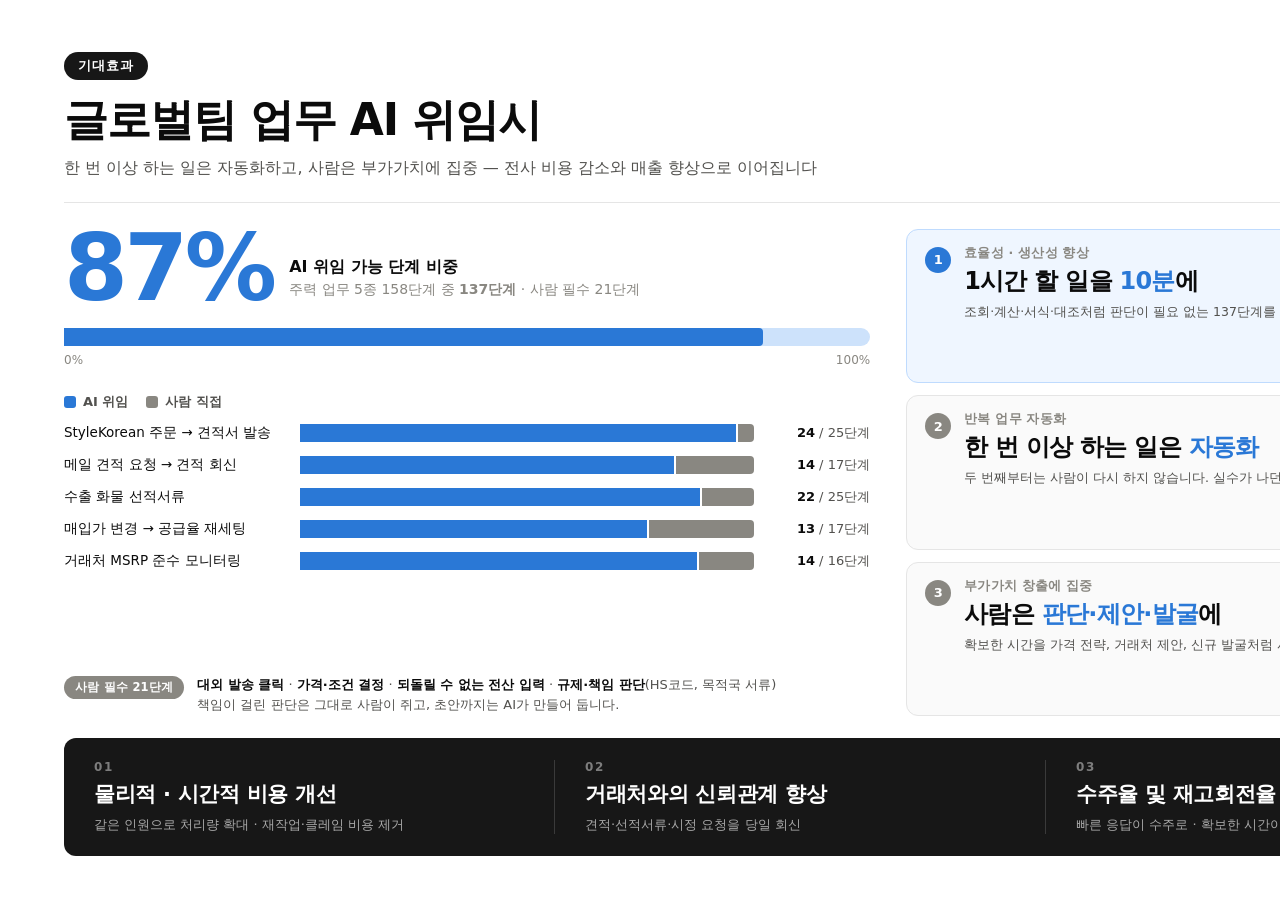
<file: tools/intro-slides/slide1.html>
<!DOCTYPE html>
<html lang="ko">
<head>
<meta charset="UTF-8">
<title>기대효과</title>
<link rel="stylesheet" href="slide.css">
</head>
<body>

  <div class="pill">기대효과</div>
  <h1>글로벌팀 업무 AI 위임시</h1>
  <p class="sub">한 번 이상 하는 일은 자동화하고, 사람은 부가가치에 집중 &mdash; 전사 비용 감소와 매출 향상으로 이어집니다</p>
  <div class="rule"></div>

  <div class="main">

    <div class="col-l">
      <div class="hero">
        <div class="hero-num">87%</div>
        <div class="hero-side">
          <div class="hero-label">AI 위임 가능 단계 비중</div>
          <div class="hero-note">주력 업무 5종 158단계 중 <b>137단계</b> &middot; 사람 필수 21단계</div>
        </div>
      </div>

      <div class="meter-wrap">
        <div class="meter">
          <div class="meter-fill" style="width:86.7%"></div>
        </div>
        <div class="meter-ends"><span>0%</span><span>100%</span></div>
      </div>

      <div class="legend">
        <b><i class="key ai"></i>AI 위임</b>
        <b><i class="key hu"></i>사람 직접</b>
      </div>

      <div class="rows">
        <div class="row">
          <div class="row-name">StyleKorean 주문 &rarr; 견적서 발송</div>
          <div class="bar"><div class="ai" style="flex:0 0 96.0%"></div><div class="gap"></div><div class="hu" style="flex:1"></div></div>
          <div class="row-val"><b>24</b> / 25단계</div>
        </div>
        <div class="row">
          <div class="row-name">메일 견적 요청 &rarr; 견적 회신</div>
          <div class="bar"><div class="ai" style="flex:0 0 82.4%"></div><div class="gap"></div><div class="hu" style="flex:1"></div></div>
          <div class="row-val"><b>14</b> / 17단계</div>
        </div>
        <div class="row">
          <div class="row-name">수출 화물 선적서류</div>
          <div class="bar"><div class="ai" style="flex:0 0 88.0%"></div><div class="gap"></div><div class="hu" style="flex:1"></div></div>
          <div class="row-val"><b>22</b> / 25단계</div>
        </div>
        <div class="row">
          <div class="row-name">매입가 변경 &rarr; 공급율 재세팅</div>
          <div class="bar"><div class="ai" style="flex:0 0 76.5%"></div><div class="gap"></div><div class="hu" style="flex:1"></div></div>
          <div class="row-val"><b>13</b> / 17단계</div>
        </div>
        <div class="row">
          <div class="row-name">거래처 MSRP 준수 모니터링</div>
          <div class="bar"><div class="ai" style="flex:0 0 87.5%"></div><div class="gap"></div><div class="hu" style="flex:1"></div></div>
          <div class="row-val"><b>14</b> / 16단계</div>
        </div>
      </div>

      <div class="human">
        <div class="human-key">사람 필수 21단계</div>
        <div class="human-t"><b>대외 발송 클릭</b> &middot; <b>가격&middot;조건 결정</b> &middot; <b>되돌릴 수 없는 전산 입력</b> &middot; <b>규제&middot;책임 판단</b>(HS코드, 목적국 서류)<br>책임이 걸린 판단은 그대로 사람이 쥐고, 초안까지는 AI가 만들어 둡니다.</div>
      </div>
    </div>

    <div class="col-r">

      <div class="mini on">
        <div class="mini-no">1</div>
        <div class="mini-body">
          <div class="mini-label">효율성 &middot; 생산성 향상</div>
          <div class="mini-val">1시간 할 일을 <em>10분</em>에</div>
          <div class="mini-note">조회&middot;계산&middot;서식&middot;대조처럼 판단이 필요 없는 137단계를 통째로 위임합니다.</div>
        </div>
      </div>

      <div class="mini">
        <div class="mini-no">2</div>
        <div class="mini-body">
          <div class="mini-label">반복 업무 자동화</div>
          <div class="mini-val">한 번 이상 하는 일은 <em>자동화</em></div>
          <div class="mini-note">두 번째부터는 사람이 다시 하지 않습니다. 실수가 나던 교차검증은 0건이 됩니다.</div>
        </div>
      </div>

      <div class="mini">
        <div class="mini-no">3</div>
        <div class="mini-body">
          <div class="mini-label">부가가치 창출에 집중</div>
          <div class="mini-val">사람은 <em>판단&middot;제안&middot;발굴</em>에</div>
          <div class="mini-note">확보한 시간을 가격 전략, 거래처 제안, 신규 발굴처럼 사람만 할 수 있는 일에 재투입합니다.</div>
        </div>
      </div>

    </div>
  </div>

  <div class="takeaway outcomes">
    <div class="outcome">
      <div class="outcome-no">01</div>
      <b>물리적 &middot; 시간적 비용 개선</b>
      <span>같은 인원으로 처리량 확대 &middot; 재작업&middot;클레임 비용 제거</span>
    </div>
    <div class="outcome">
      <div class="outcome-no">02</div>
      <b>거래처와의 신뢰관계 향상</b>
      <span>견적&middot;선적서류&middot;시정 요청을 당일 회신</span>
    </div>
    <div class="outcome">
      <div class="outcome-no">03</div>
      <b>수주율 및 재고회전율 향상</b>
      <span>빠른 응답이 수주로 &middot; 확보한 시간이 신규 발굴로</span>
    </div>
  </div>

</body>
</html>
</file>
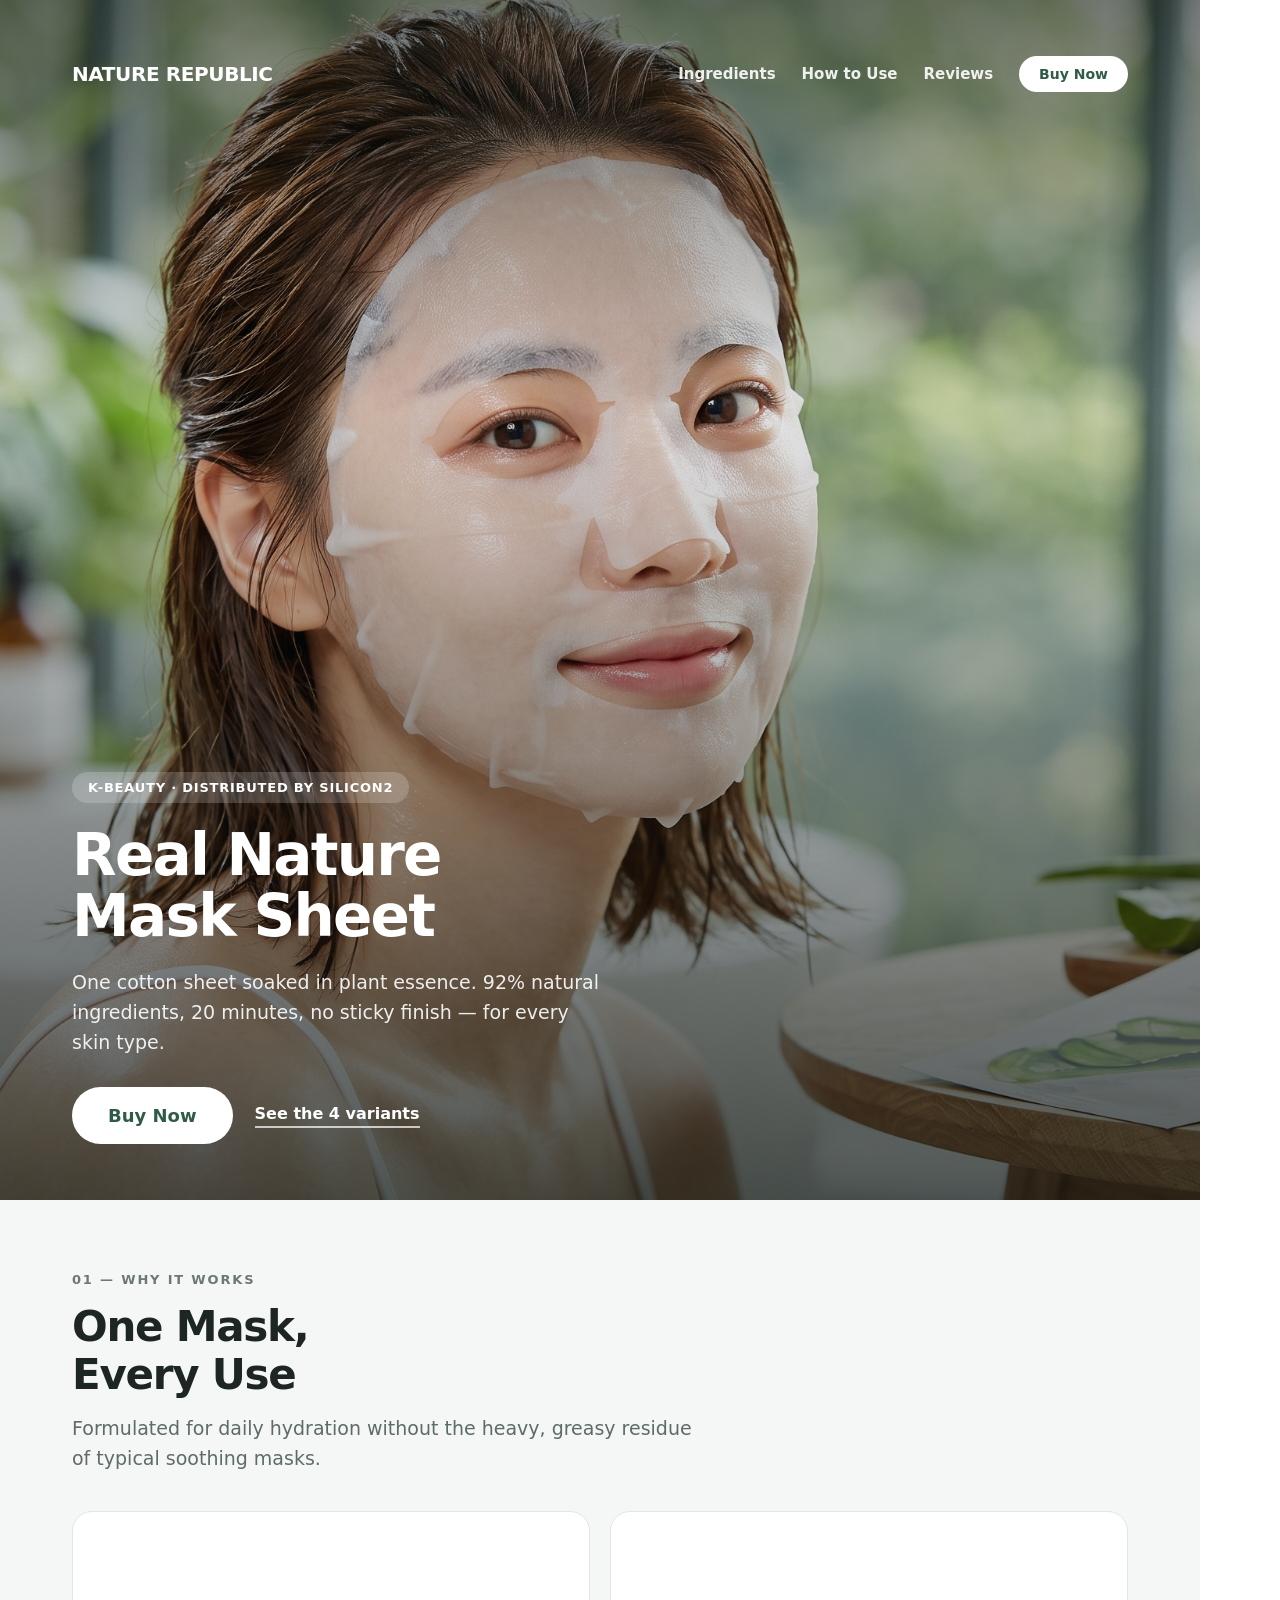
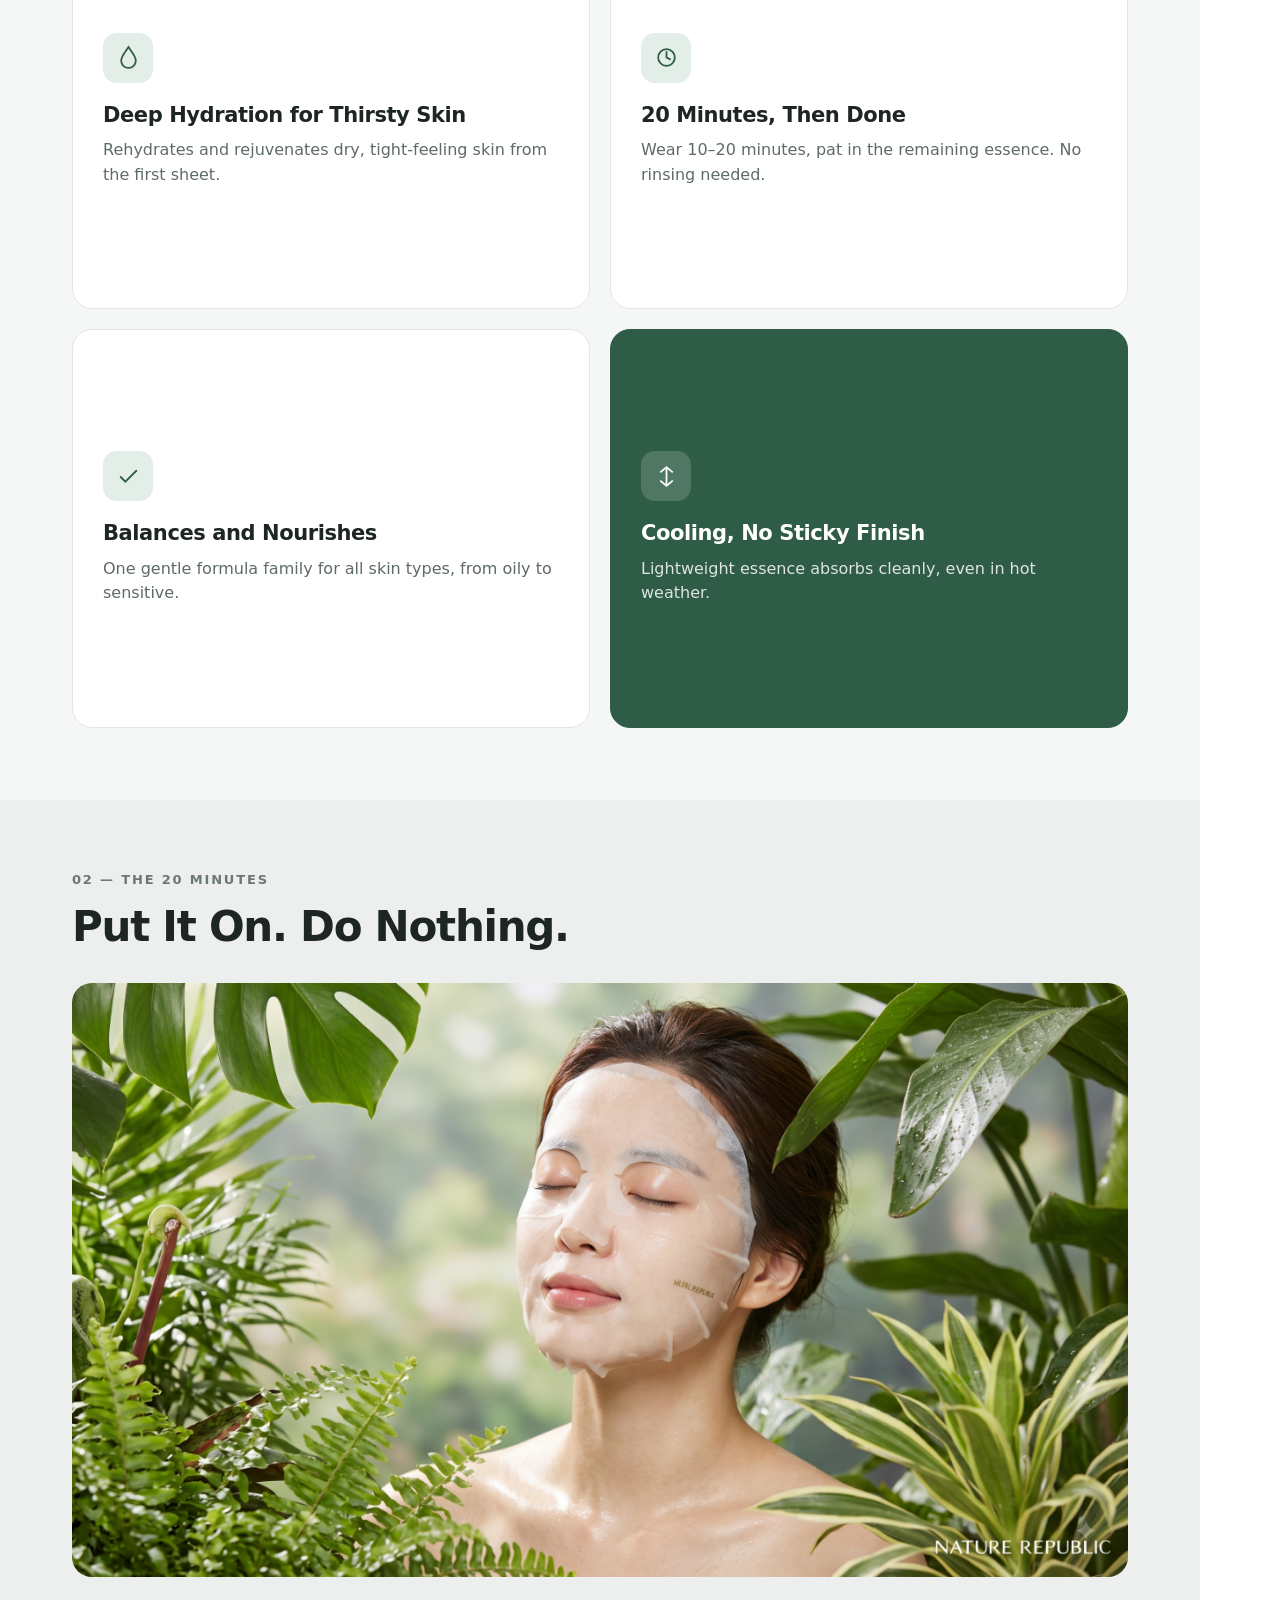
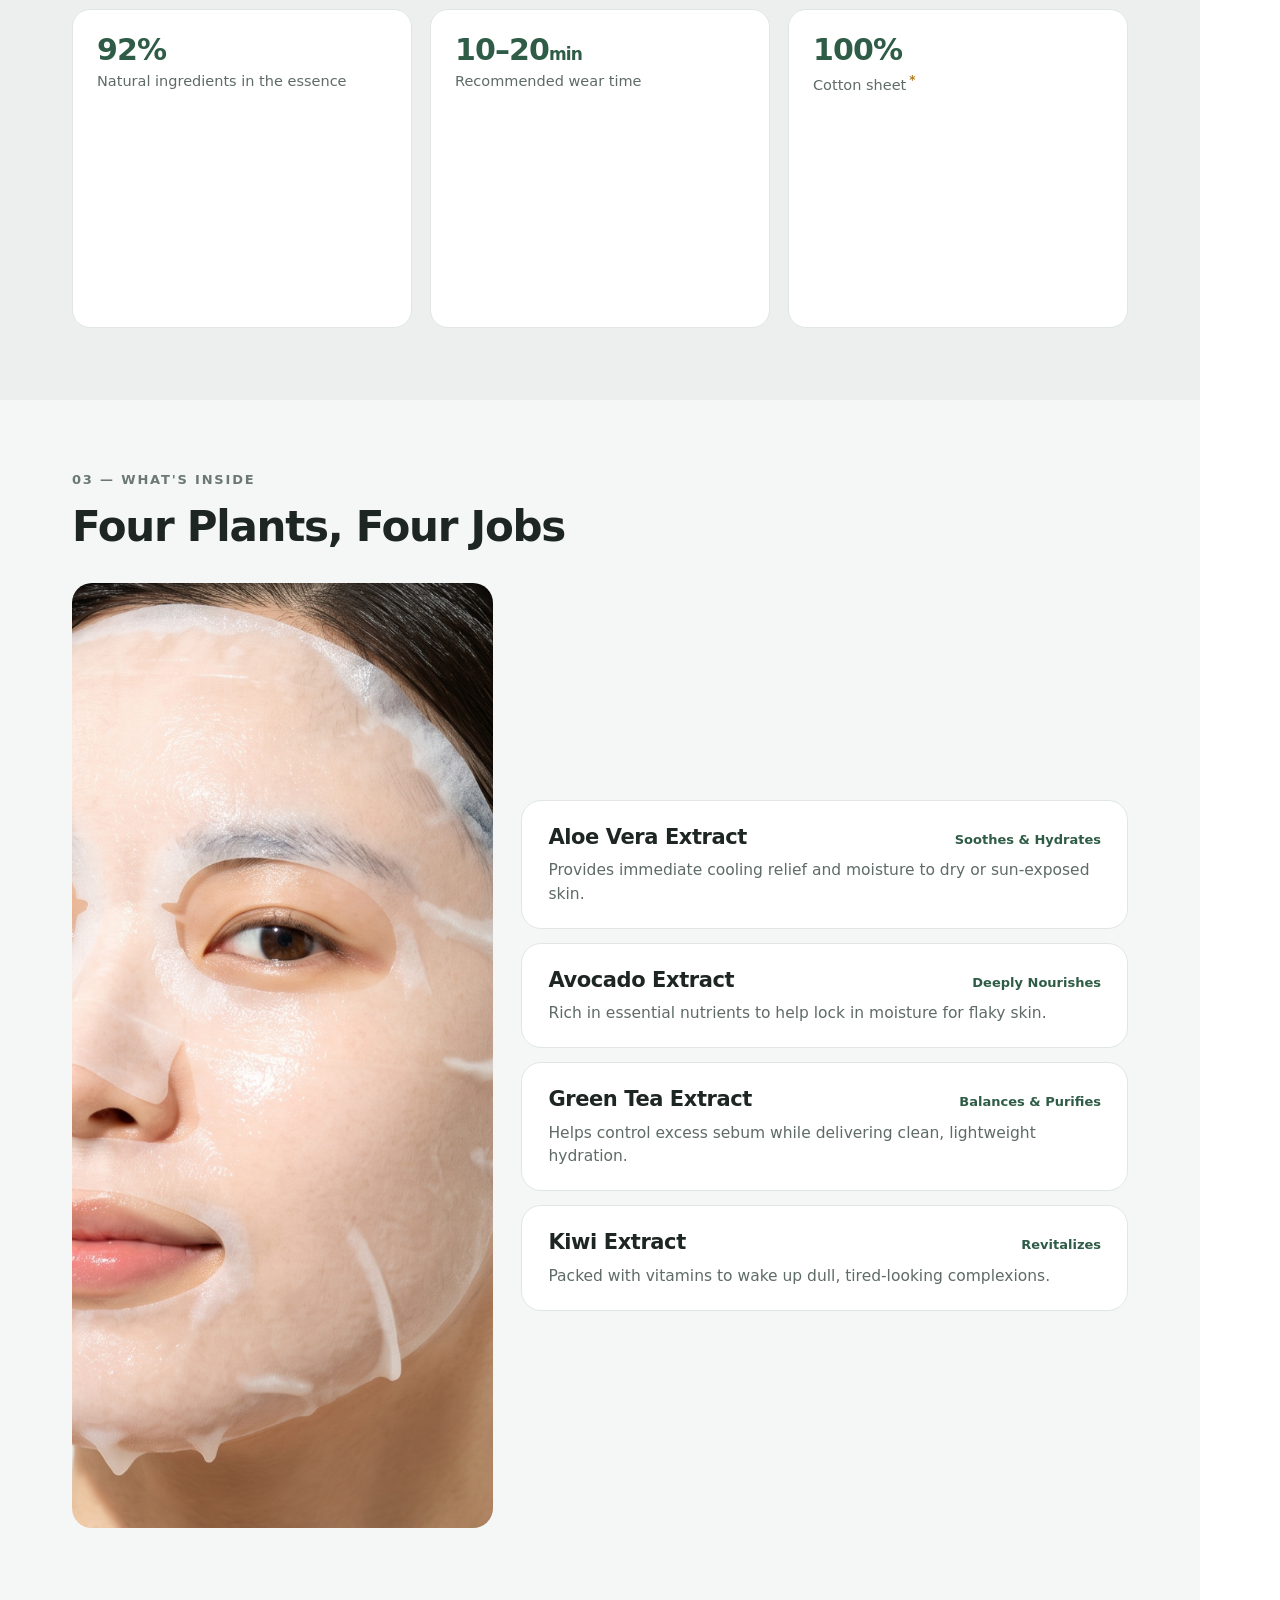
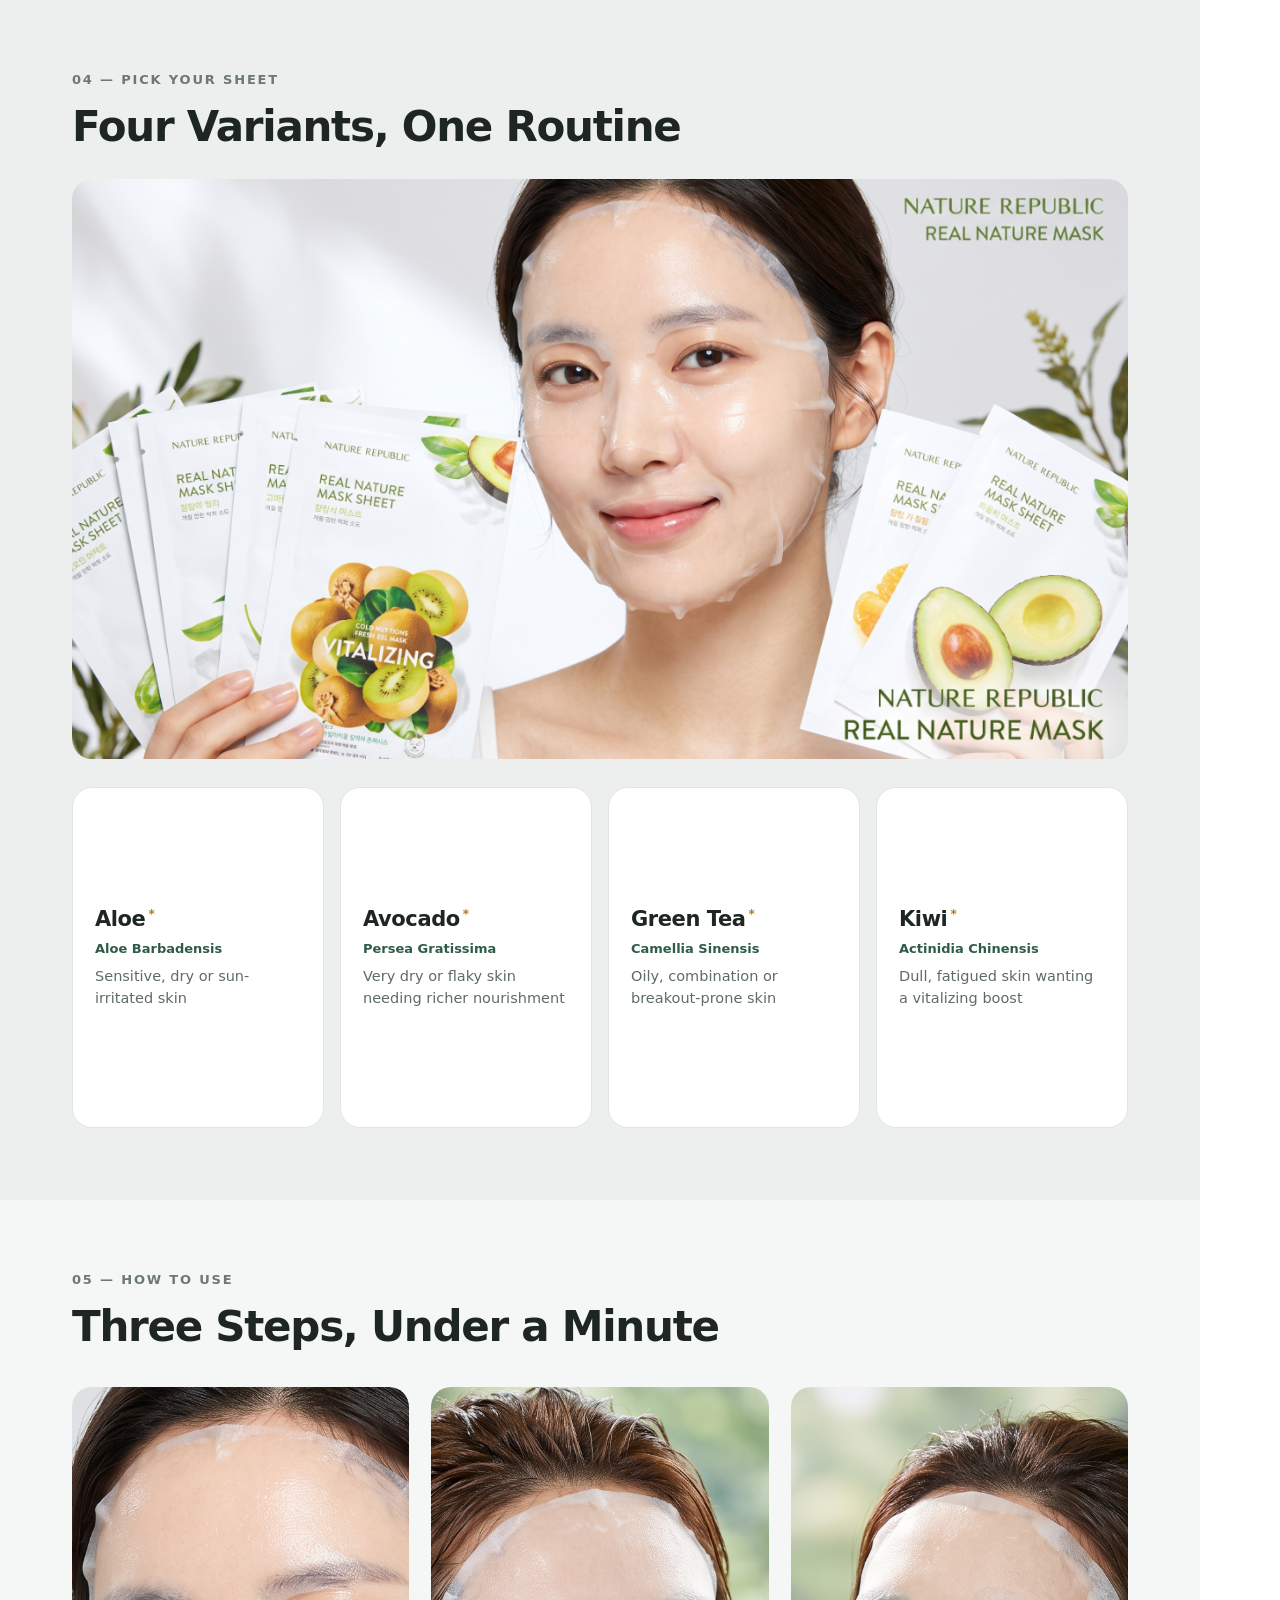
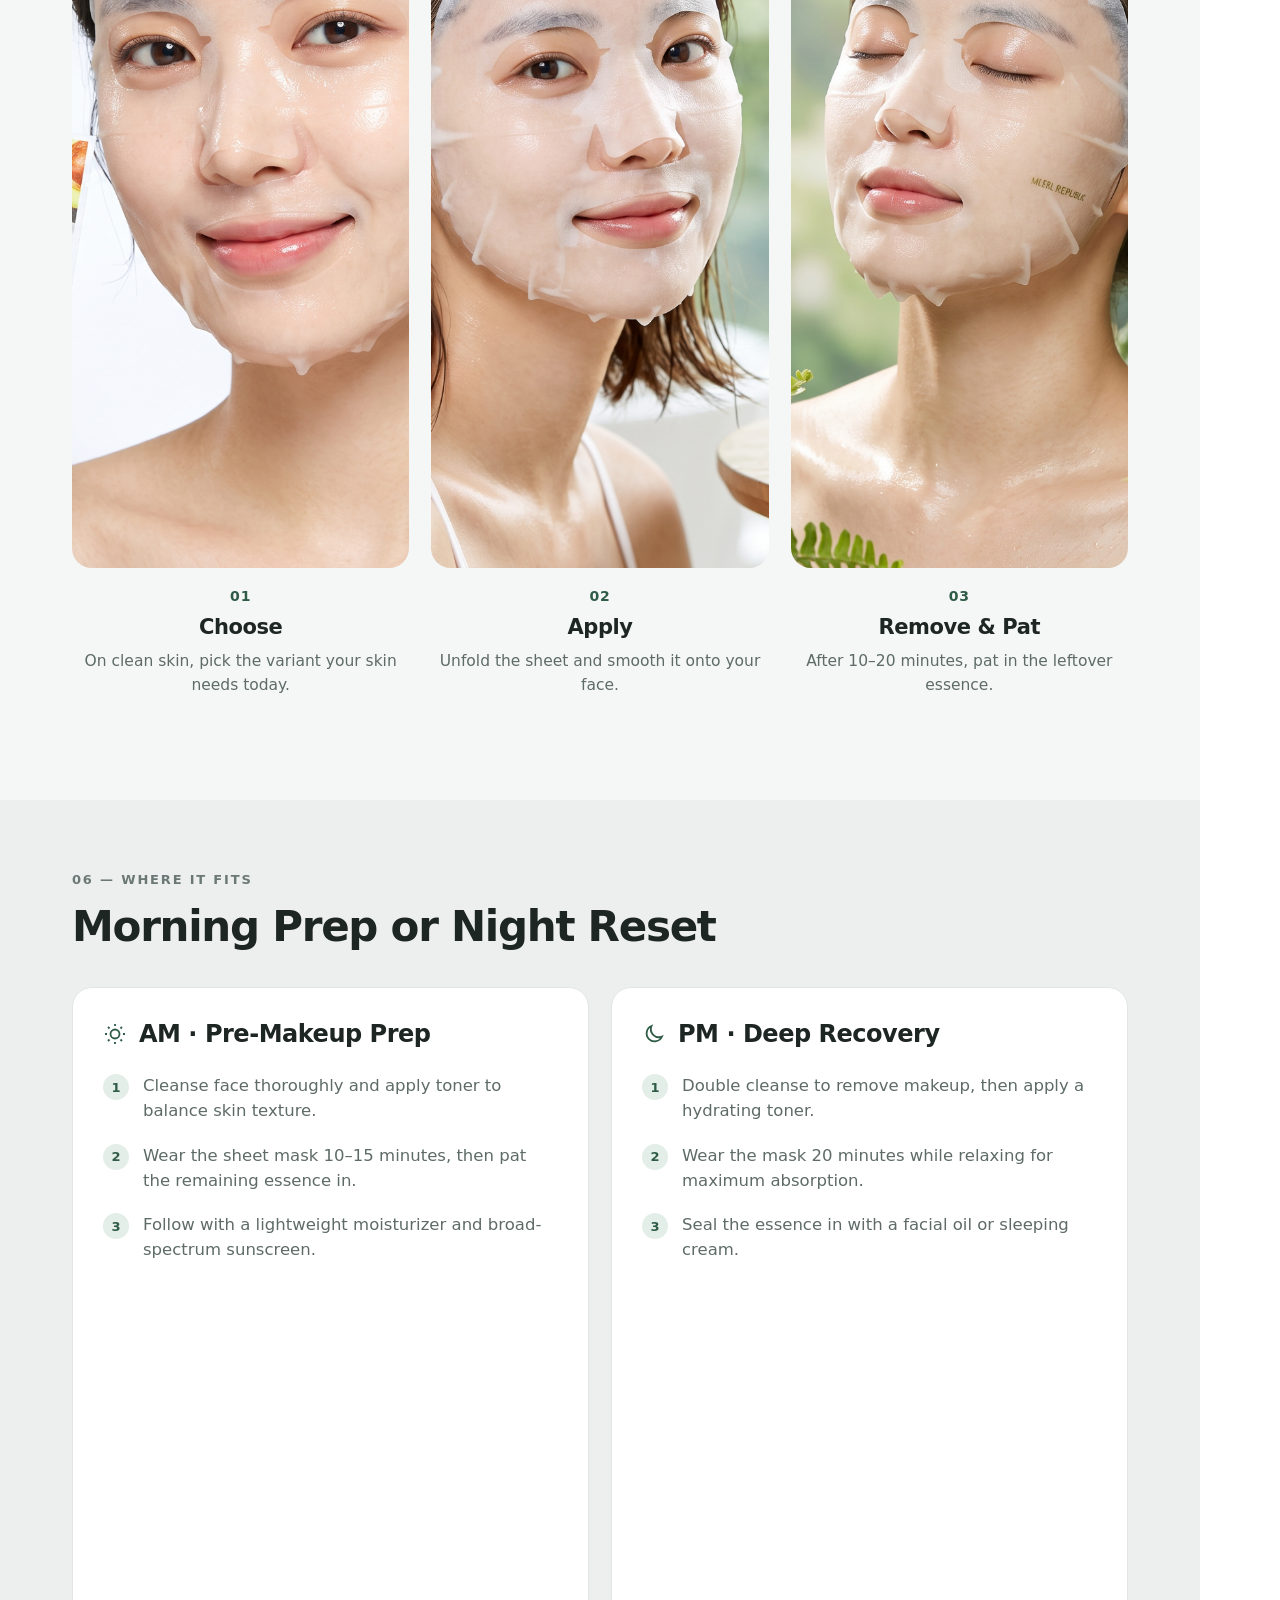
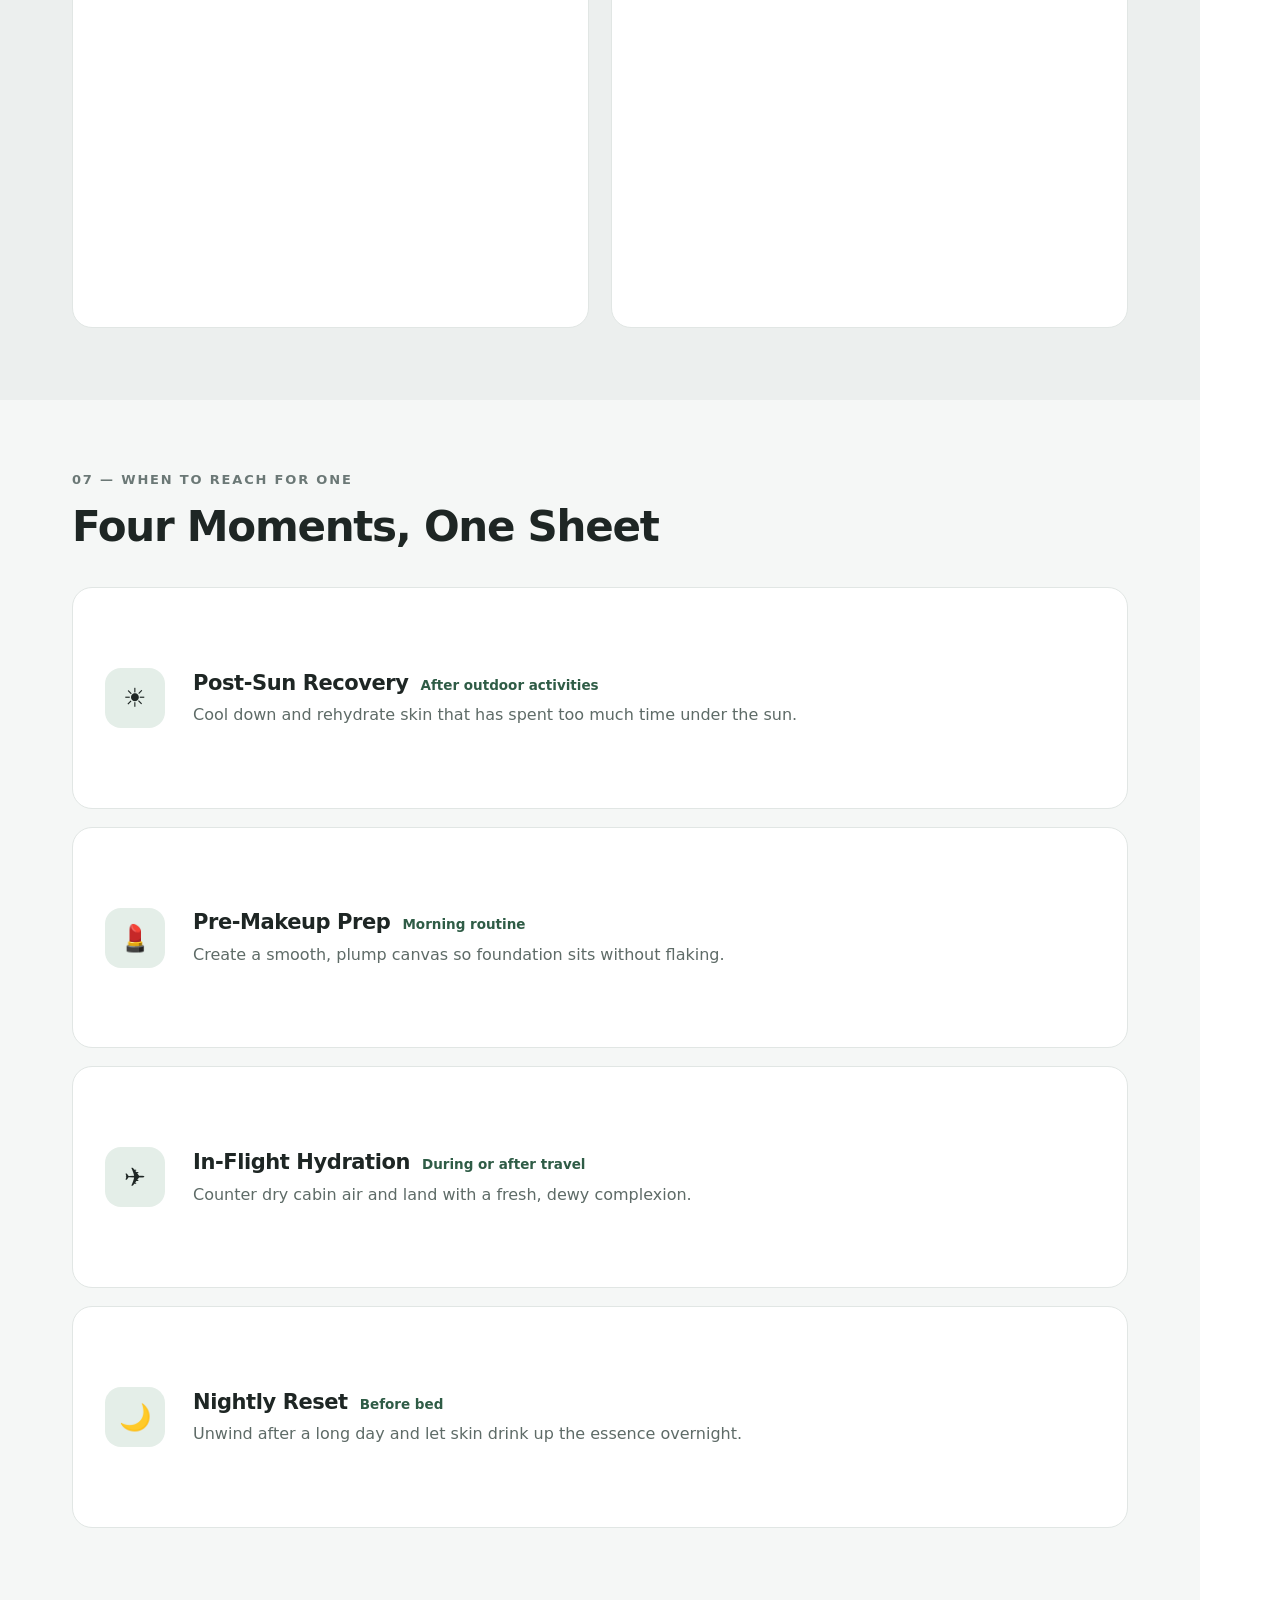
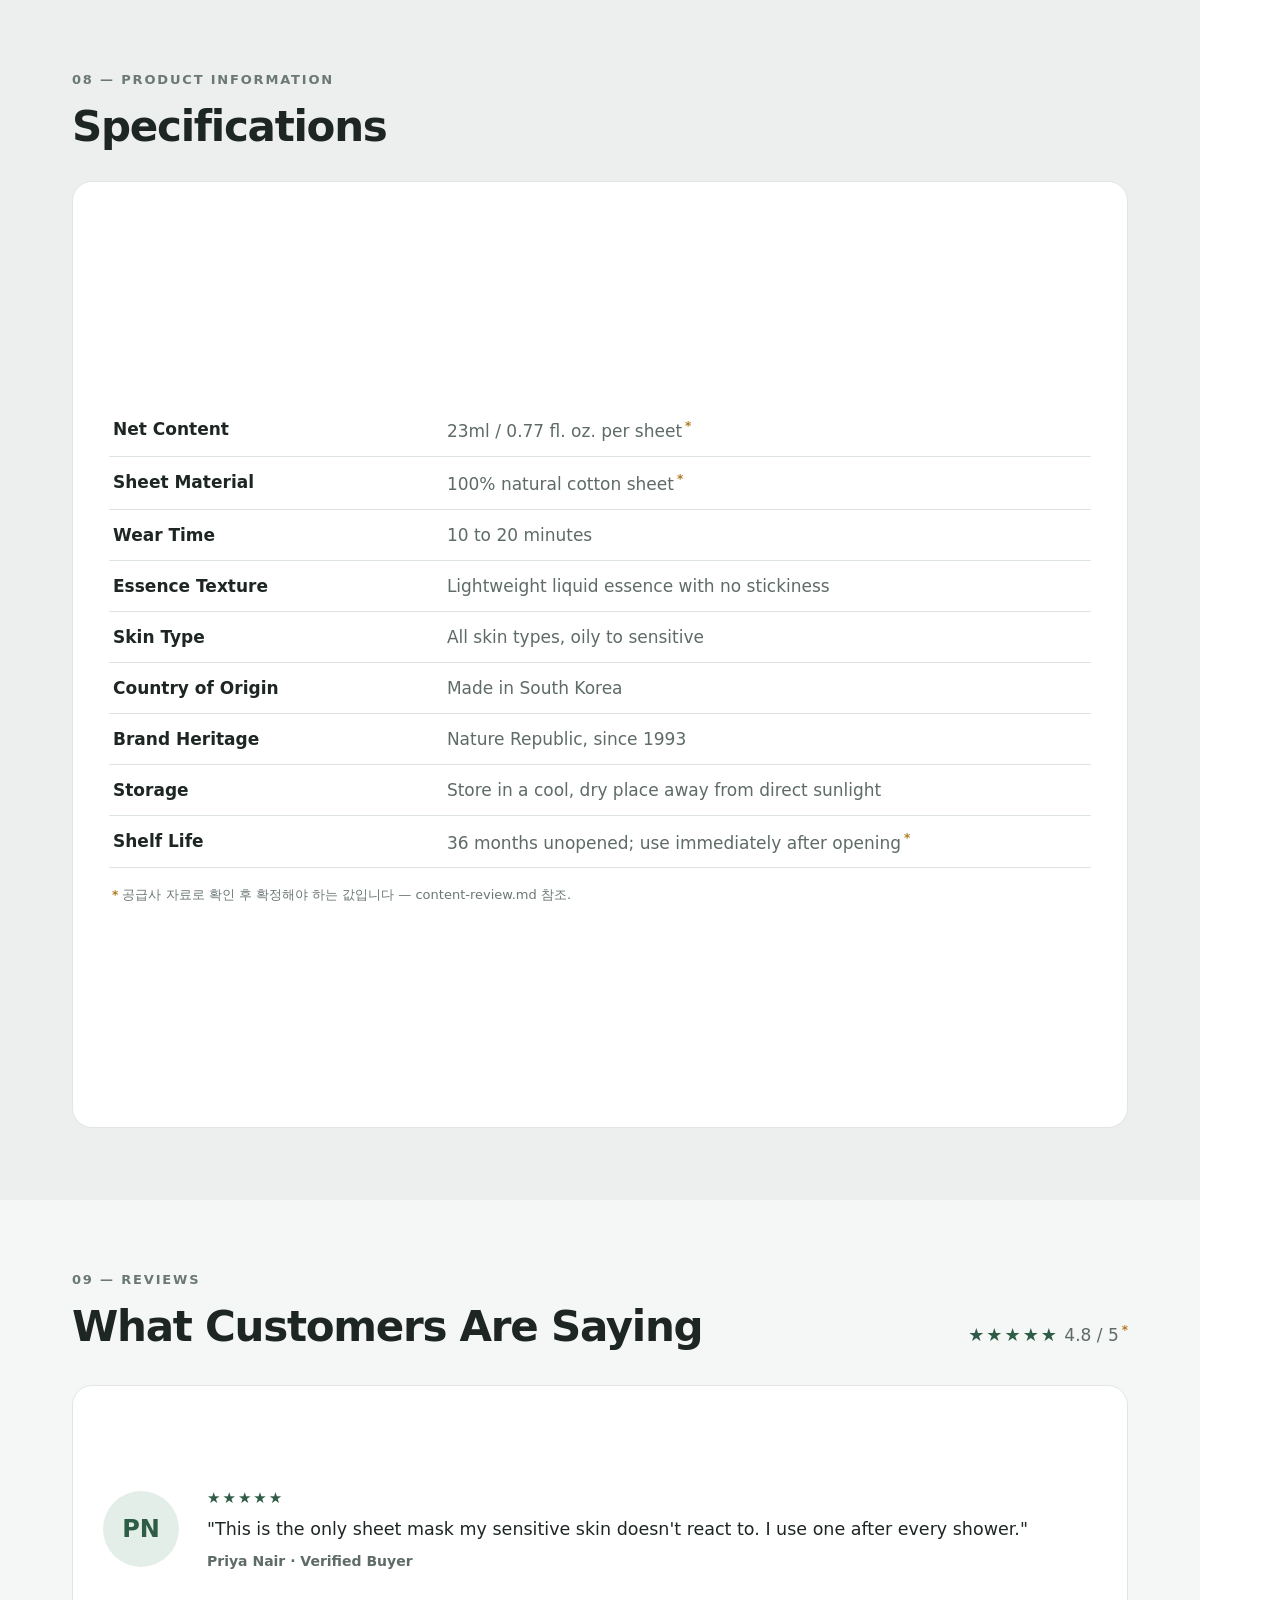
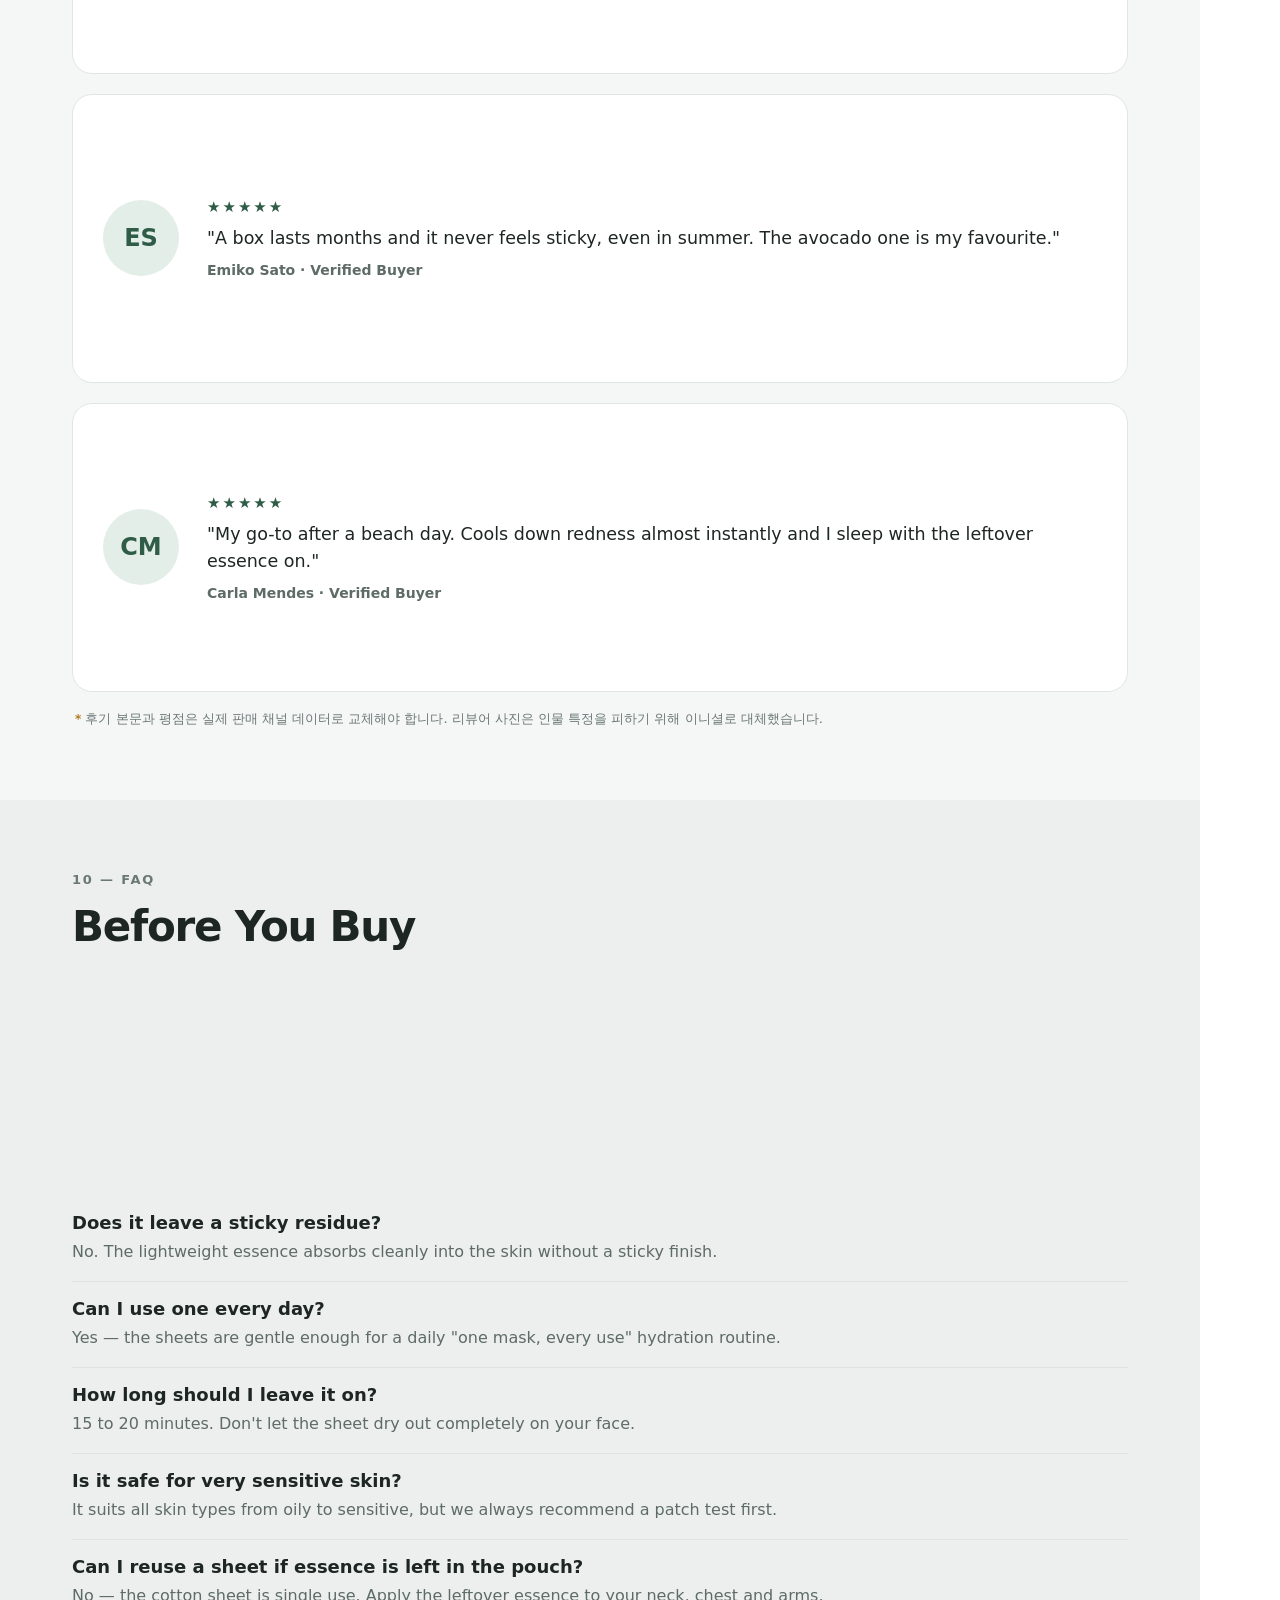
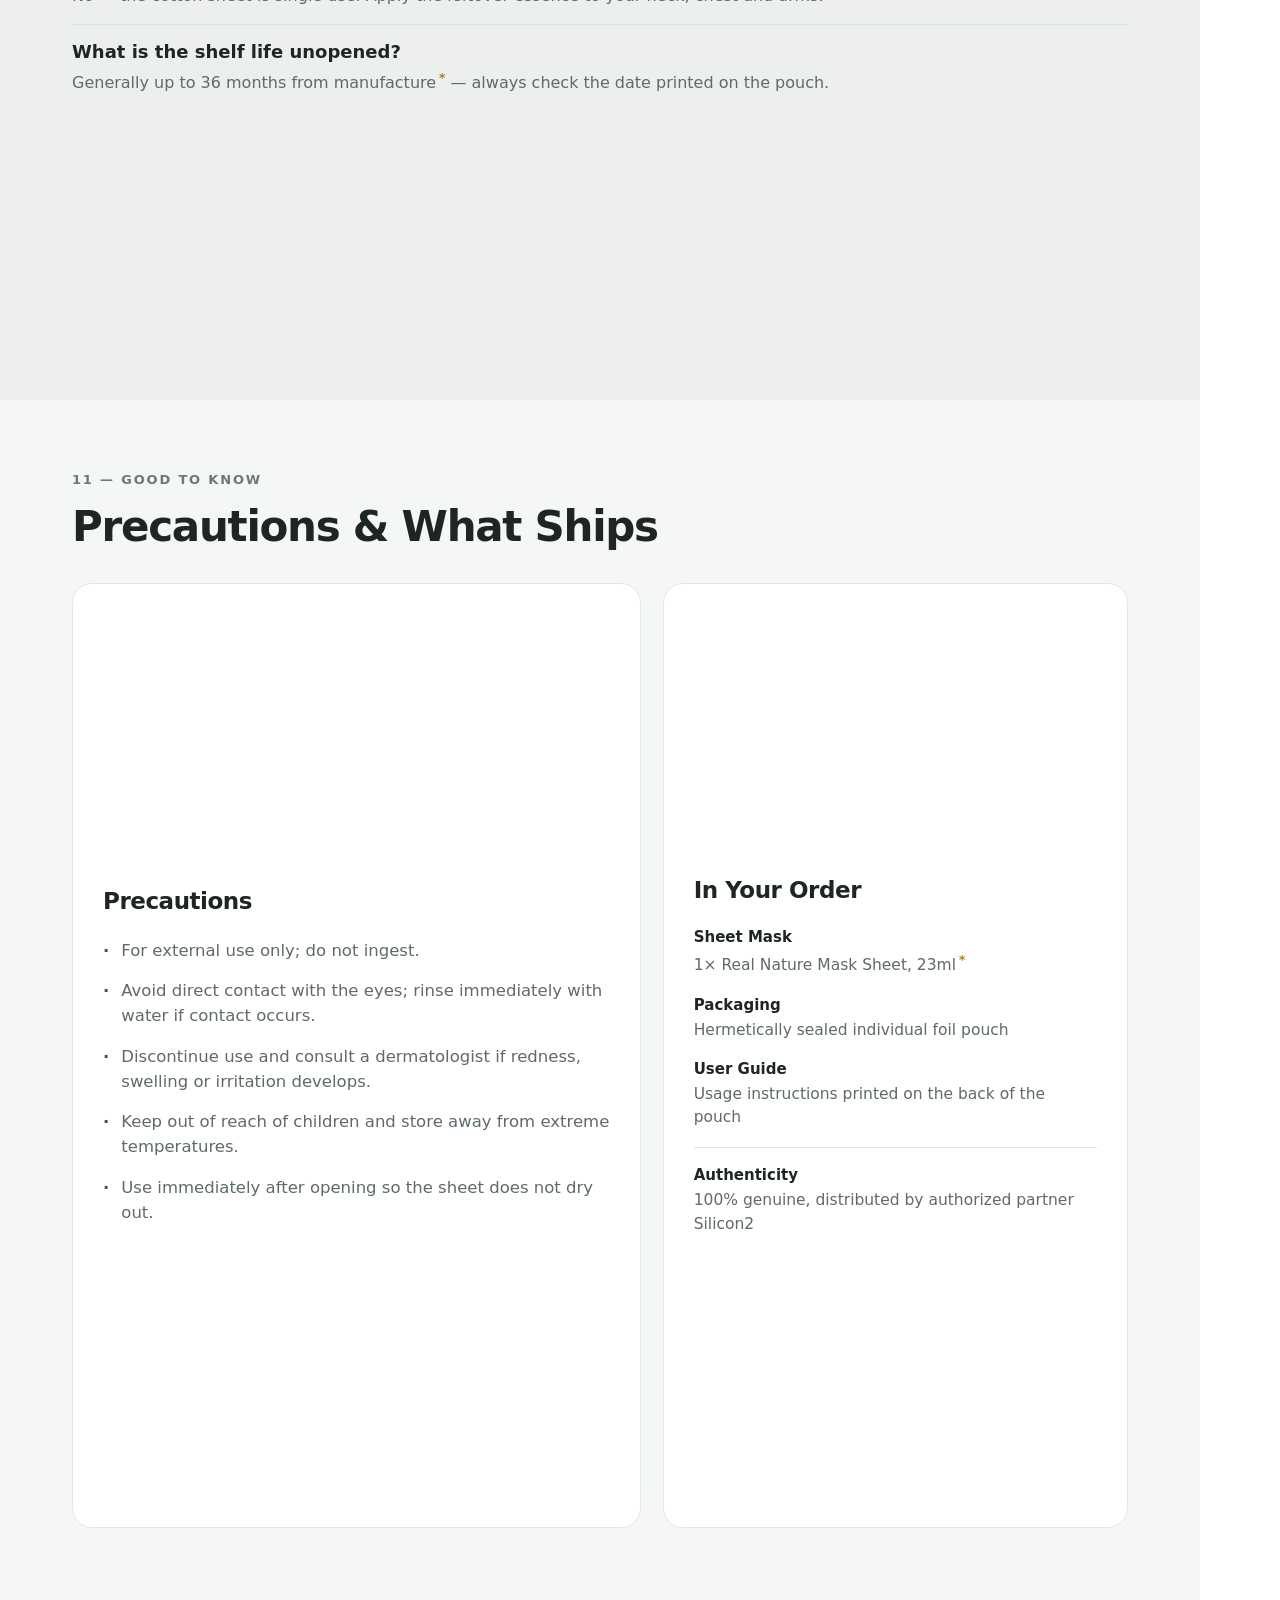
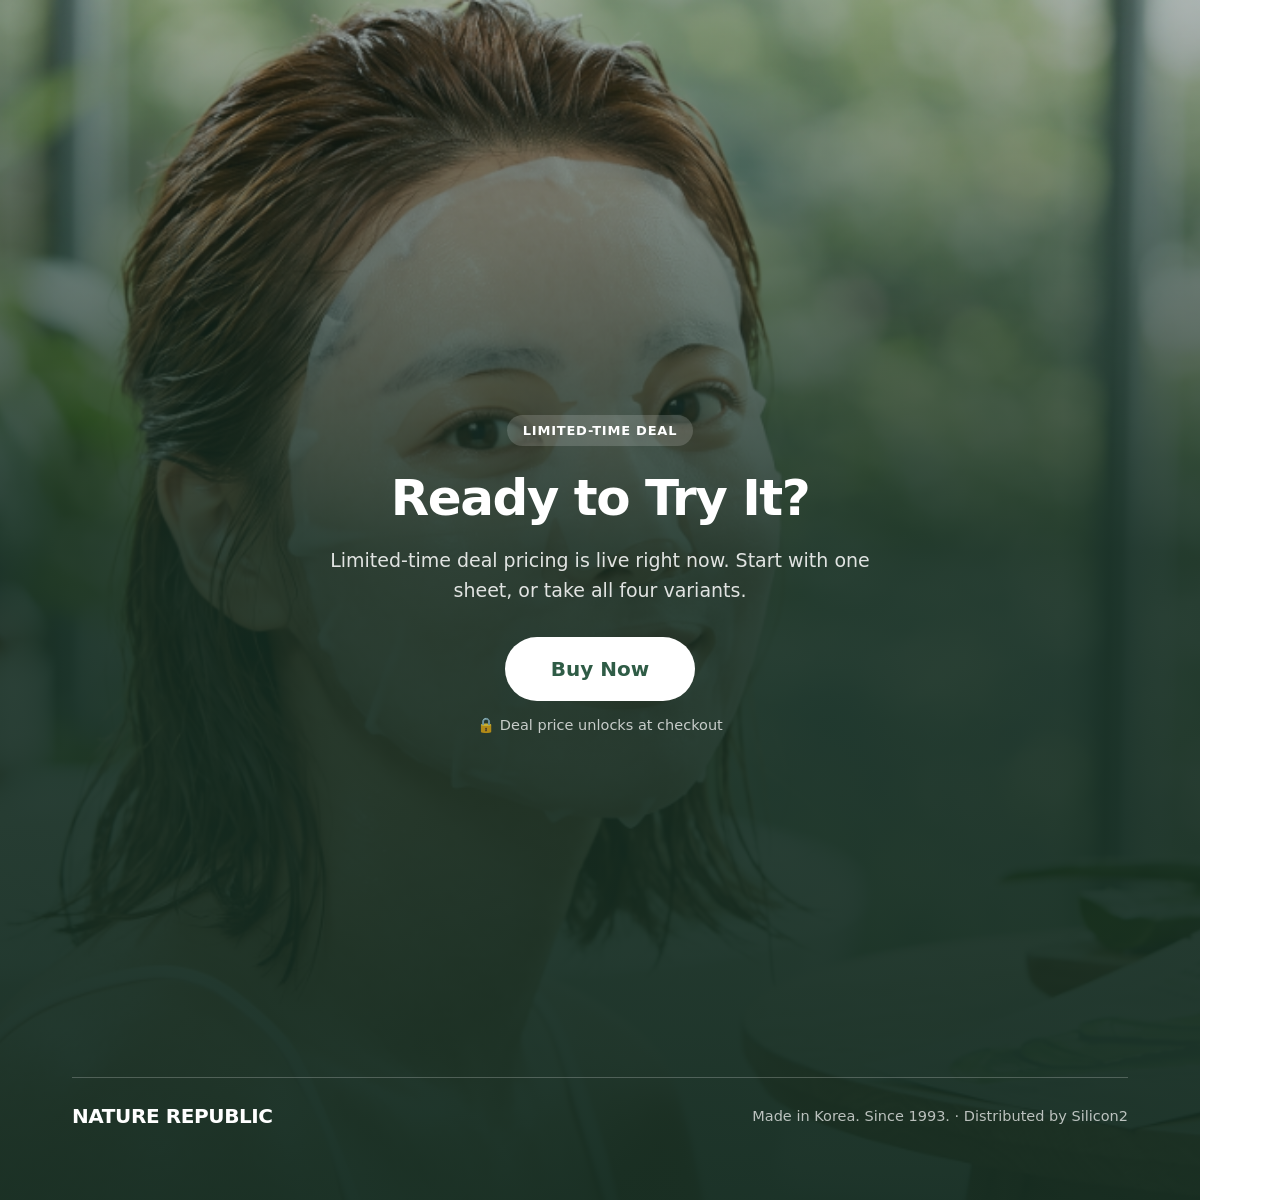
<file: assets/cases/step02/files/nature_republic_output.html>
<!DOCTYPE html>
<html lang="en">
<head>
<meta charset="utf-8">
<title>Nature Republic Real Nature Mask Sheet — Product Detail</title>
<!--
  상세페이지 본문. 텍스트 콘텐츠 원본은 content.json (gemini-3.5-flash 생성),
  검증 필요 항목은 content-review.md, 사진 왜곡 이슈는 photos-review.md 참조.
  타일 13장 × 1200×1200 = 최종 1200×15600.
-->
<style>
  :root{
    --bg:#F5F7F6; --bg2:#ECEFEE; --ink:#1E2624; --ink2:#5E6B67; --ink3:#6B7876;
    --green:#2F5C46; --green-dk:#254A38; --green-lt:#E4EEE8;
    --line:#DCE3E1; --card-line:#E1E6E4; --tbc:#B07A1E;
  }
  *{margin:0;padding:0;box-sizing:border-box}
  html,body{background:#fff}
  body{width:1200px;font-family:'Plus Jakarta Sans','Segoe UI Variable Display','Segoe UI',system-ui,sans-serif;
    color:var(--ink);-webkit-font-smoothing:antialiased}
  /* 모든 타일 정확히 1200×1200 */
  .tile{position:relative;width:1200px;height:1200px;overflow:hidden;background:var(--bg);
    padding:72px;display:flex;flex-direction:column}
  .tile.alt{background:var(--bg2)}
  .tile.bleed{padding:0}
  .badge{display:inline-flex;align-items:center;gap:8px;padding:8px 16px;background:var(--green-lt);
    border-radius:999px;font-size:13px;font-weight:800;letter-spacing:.06em;color:var(--green);text-transform:uppercase}
  h1{font-size:58px;line-height:1.05;letter-spacing:-.03em;font-weight:800}
  h2{font-size:42px;line-height:1.14;letter-spacing:-.03em;font-weight:800}
  h3{font-size:21px;line-height:1.35;letter-spacing:-.02em;font-weight:700}
  .lead{font-size:19px;line-height:1.58;color:var(--ink2)}
  .pill{display:inline-flex;align-items:center;justify-content:center;padding:18px 36px;border-radius:999px;
    background:var(--green);color:#fff;font-size:18px;font-weight:800}
  .card{background:#fff;border:1px solid var(--card-line);border-radius:20px;padding:30px}
  .wordmark{font-size:20px;font-weight:800;letter-spacing:-.02em}
  .sec-no{font-size:13px;font-weight:800;letter-spacing:.14em;color:var(--ink3)}
  .slot{position:relative;overflow:hidden;border-radius:20px;
    background:linear-gradient(135deg,#DCE7E1 0%,#C7D8CE 48%,#B3CBBE 100%);
    display:flex;align-items:center;justify-content:center}
  .slot img{width:100%;height:100%;object-fit:cover;display:block}
  .slot .ph{position:absolute;inset:0;display:none;flex-direction:column;justify-content:center;
    padding:22px;text-align:center;color:#2F5C46;font-size:12.5px;line-height:1.55}
  .slot.missing .ph{display:flex} .slot.missing img{display:none}
  .slot .ph b{display:block;font-size:13.5px;letter-spacing:.04em;margin-bottom:8px;text-transform:uppercase}
  table{width:100%;border-collapse:collapse;font-size:17px}
  th,td{padding:15px 4px;border-bottom:1px solid var(--line);text-align:left;vertical-align:top}
  th{width:34%;font-weight:800;color:var(--ink)}
  td{color:var(--ink2)}
  /* 미검증 값 표시 — 공급사 확인 전까지 각주 */
  .tbc{color:var(--tbc);font-weight:800;font-size:12px;vertical-align:super;margin-left:3px}
  .foot{font-size:13px;color:var(--ink3);margin-top:18px}
  @media print{ @page{ size:1200px 15600px; margin:0 } body{width:1200px} }
</style>
</head>
<body>

<!-- ══════════ 01 · HERO — 모델 사진 풀블리드 ══════════ -->
<section class="tile bleed" data-tile="01" data-name="hero">
  <div class="slot" style="position:absolute;inset:0;border-radius:0">
    <img src="photos/model-1-sq.png" alt="">
    <div class="ph"><b>01 · hero</b><span>모델 착용 컷 1200×1200</span></div>
  </div>
  <div style="position:absolute;inset:0;background:linear-gradient(180deg,rgba(12,20,17,.55) 0%,rgba(12,20,17,.1) 34%,rgba(12,20,17,.72) 100%)"></div>
  <div style="position:absolute;inset:0;padding:56px 72px;display:flex;flex-direction:column;justify-content:space-between;color:#fff">
    <div style="display:flex;align-items:center;justify-content:space-between">
      <div class="wordmark">NATURE REPUBLIC</div>
      <div style="display:flex;align-items:center;gap:26px;font-size:15px;font-weight:600;color:rgba(255,255,255,.9)">
        <span>Ingredients</span><span>How to Use</span><span>Reviews</span>
        <span style="padding:10px 20px;background:#fff;color:var(--green);border-radius:999px;font-size:14px;font-weight:800">Buy Now</span>
      </div>
    </div>
    <div>
      <div class="badge" style="background:rgba(255,255,255,.18);color:#fff;margin-bottom:22px">K-Beauty · Distributed by Silicon2</div>
      <h1 style="margin-bottom:20px;max-width:20ch">Real Nature<br>Mask Sheet</h1>
      <p class="lead" style="color:rgba(255,255,255,.9);max-width:44ch;margin-bottom:30px">
        One cotton sheet soaked in plant essence. 92% natural ingredients,
        20 minutes, no sticky finish — for every skin type.
      </p>
      <div style="display:flex;align-items:center;gap:22px">
        <span class="pill" style="background:#fff;color:var(--green)">Buy Now</span>
        <span style="font-size:16px;font-weight:700;border-bottom:2px solid rgba(255,255,255,.7);padding-bottom:3px">See the 4 variants</span>
      </div>
    </div>
  </div>
</section>

<!-- ══════════ 02 · WHY IT WORKS ══════════ -->
<section class="tile" data-tile="02" data-name="why">
  <div class="sec-no" style="margin-bottom:16px">01 — WHY IT WORKS</div>
  <h2 style="margin-bottom:14px;max-width:20ch">One Mask,<br>Every Use</h2>
  <p class="lead" style="max-width:52ch;margin-bottom:38px">
    Formulated for daily hydration without the heavy, greasy residue of typical soothing masks.
  </p>
  <div style="display:grid;grid-template-columns:1fr 1fr;grid-template-rows:1fr 1fr;gap:20px;flex:1 1 auto;min-height:0">
    <div class="card" style="display:flex;flex-direction:column;justify-content:center">
      <div style="width:50px;height:50px;border-radius:14px;background:var(--green-lt);display:flex;align-items:center;justify-content:center;margin-bottom:18px">
        <svg width="25" height="25" viewBox="0 0 24 24" fill="none" stroke="#2F5C46" stroke-width="1.7"><path d="M12 2C8 8 5 11 5 15a7 7 0 0014 0c0-4-3-7-7-13z"/></svg></div>
      <h3 style="margin-bottom:9px">Deep Hydration for Thirsty Skin</h3>
      <p style="font-size:16px;line-height:1.55;color:var(--ink2)">Rehydrates and rejuvenates dry, tight-feeling skin from the first sheet.</p>
    </div>
    <div class="card" style="display:flex;flex-direction:column;justify-content:center">
      <div style="width:50px;height:50px;border-radius:14px;background:var(--green-lt);display:flex;align-items:center;justify-content:center;margin-bottom:18px">
        <svg width="25" height="25" viewBox="0 0 24 24" fill="none" stroke="#2F5C46" stroke-width="1.7"><circle cx="12" cy="12" r="8"/><path d="M12 6v6l4 2"/></svg></div>
      <h3 style="margin-bottom:9px">20 Minutes, Then Done</h3>
      <p style="font-size:16px;line-height:1.55;color:var(--ink2)">Wear 10–20 minutes, pat in the remaining essence. No rinsing needed.</p>
    </div>
    <div class="card" style="display:flex;flex-direction:column;justify-content:center">
      <div style="width:50px;height:50px;border-radius:14px;background:var(--green-lt);display:flex;align-items:center;justify-content:center;margin-bottom:18px">
        <svg width="25" height="25" viewBox="0 0 24 24" fill="none" stroke="#2F5C46" stroke-width="1.7"><path d="M20 6L9 17l-5-5"/></svg></div>
      <h3 style="margin-bottom:9px">Balances and Nourishes</h3>
      <p style="font-size:16px;line-height:1.55;color:var(--ink2)">One gentle formula family for all skin types, from oily to sensitive.</p>
    </div>
    <div class="card" style="background:var(--green);border-color:var(--green);color:#fff;display:flex;flex-direction:column;justify-content:center">
      <div style="width:50px;height:50px;border-radius:14px;background:rgba(255,255,255,.16);display:flex;align-items:center;justify-content:center;margin-bottom:18px">
        <svg width="25" height="25" viewBox="0 0 24 24" fill="none" stroke="#fff" stroke-width="1.7"><path d="M12 3v18M6 8l6-5 6 5M6 16l6 5 6-5"/></svg></div>
      <h3 style="margin-bottom:9px;color:#fff">Cooling, No Sticky Finish</h3>
      <p style="font-size:16px;line-height:1.55;color:rgba(255,255,255,.84)">Lightweight essence absorbs cleanly, even in hot weather.</p>
    </div>
  </div>
</section>

<!-- ══════════ 03 · WIDE MODEL BAND (16:9) ══════════ -->
<section class="tile alt" data-tile="03" data-name="wear">
  <div class="sec-no" style="margin-bottom:16px">02 — THE 20 MINUTES</div>
  <h2 style="margin-bottom:32px;max-width:24ch">Put It On. Do Nothing.</h2>
  <div class="slot" style="width:1056px;height:594px;flex:0 0 auto;margin-bottom:32px">
    <img src="photos/model-3-wide.png" alt="">
    <div class="ph"><b>03 · wear (16:9)</b><span>모델 착용 와이드 컷 1200×675</span></div>
  </div>
  <div style="display:grid;grid-template-columns:repeat(3,1fr);gap:18px;flex:1 1 auto">
    <div style="background:#fff;border:1px solid var(--card-line);border-radius:18px;padding:22px 24px">
      <div style="font-size:30px;font-weight:800;letter-spacing:-.03em;color:var(--green)">92%</div>
      <div style="font-size:14.5px;color:var(--ink2);margin-top:6px">Natural ingredients in the essence</div></div>
    <div style="background:#fff;border:1px solid var(--card-line);border-radius:18px;padding:22px 24px">
      <div style="font-size:30px;font-weight:800;letter-spacing:-.03em;color:var(--green)">10–20<span style="font-size:17px">min</span></div>
      <div style="font-size:14.5px;color:var(--ink2);margin-top:6px">Recommended wear time</div></div>
    <div style="background:#fff;border:1px solid var(--card-line);border-radius:18px;padding:22px 24px">
      <div style="font-size:30px;font-weight:800;letter-spacing:-.03em;color:var(--green)">100%</div>
      <div style="font-size:14.5px;color:var(--ink2);margin-top:6px">Cotton sheet<span class="tbc">*</span></div></div>
  </div>
</section>

<!-- ══════════ 04 · INGREDIENTS ══════════ -->
<section class="tile" data-tile="04" data-name="ingredients">
  <div class="sec-no" style="margin-bottom:16px">03 — WHAT'S INSIDE</div>
  <h2 style="margin-bottom:32px">Four Plants, Four Jobs</h2>
  <div style="display:grid;grid-template-columns:.82fr 1.18fr;gap:28px;flex:1 1 auto;min-height:0">
    <div class="slot" style="height:100%">
      <img src="photos/model-2-sq.png" alt="">
      <div class="ph"><b>04 · ingredients</b><span>모델 + 원물 컷 1200×1200</span></div>
    </div>
    <div style="display:flex;flex-direction:column;gap:14px;justify-content:center">
      <div class="card" style="padding:22px 26px">
        <div style="display:flex;align-items:baseline;justify-content:space-between;margin-bottom:8px">
          <h3>Aloe Vera Extract</h3>
          <span style="font-size:13px;font-weight:800;color:var(--green)">Soothes &amp; Hydrates</span></div>
        <p style="font-size:15.5px;line-height:1.5;color:var(--ink2)">Provides immediate cooling relief and moisture to dry or sun-exposed skin.</p></div>
      <div class="card" style="padding:22px 26px">
        <div style="display:flex;align-items:baseline;justify-content:space-between;margin-bottom:8px">
          <h3>Avocado Extract</h3>
          <span style="font-size:13px;font-weight:800;color:var(--green)">Deeply Nourishes</span></div>
        <p style="font-size:15.5px;line-height:1.5;color:var(--ink2)">Rich in essential nutrients to help lock in moisture for flaky skin.</p></div>
      <div class="card" style="padding:22px 26px">
        <div style="display:flex;align-items:baseline;justify-content:space-between;margin-bottom:8px">
          <h3>Green Tea Extract</h3>
          <span style="font-size:13px;font-weight:800;color:var(--green)">Balances &amp; Purifies</span></div>
        <p style="font-size:15.5px;line-height:1.5;color:var(--ink2)">Helps control excess sebum while delivering clean, lightweight hydration.</p></div>
      <div class="card" style="padding:22px 26px">
        <div style="display:flex;align-items:baseline;justify-content:space-between;margin-bottom:8px">
          <h3>Kiwi Extract</h3>
          <span style="font-size:13px;font-weight:800;color:var(--green)">Revitalizes</span></div>
        <p style="font-size:15.5px;line-height:1.5;color:var(--ink2)">Packed with vitamins to wake up dull, tired-looking complexions.</p></div>
    </div>
  </div>
</section>

<!-- ══════════ 05 · VARIANTS ══════════ -->
<section class="tile alt" data-tile="05" data-name="variants">
  <div class="sec-no" style="margin-bottom:16px">04 — PICK YOUR SHEET</div>
  <h2 style="margin-bottom:28px">Four Variants, One Routine</h2>
  <div class="slot" style="width:1056px;height:580px;flex:0 0 auto;margin-bottom:28px">
    <img src="photos/model-4-wide.png" alt="">
    <div class="ph"><b>05 · variants (16:9)</b><span>시트 4종 팬 배치 + 모델 1200×675</span></div>
  </div>
  <div style="display:grid;grid-template-columns:repeat(4,1fr);gap:16px;flex:1 1 auto;min-height:0">
    <div class="card" style="padding:22px;display:flex;flex-direction:column;justify-content:center">
      <h3 style="margin-bottom:8px">Aloe<span class="tbc">*</span></h3>
      <div style="font-size:13px;font-weight:700;color:var(--green);margin-bottom:10px">Aloe Barbadensis</div>
      <p style="font-size:14.5px;line-height:1.5;color:var(--ink2)">Sensitive, dry or sun-irritated skin</p></div>
    <div class="card" style="padding:22px;display:flex;flex-direction:column;justify-content:center">
      <h3 style="margin-bottom:8px">Avocado<span class="tbc">*</span></h3>
      <div style="font-size:13px;font-weight:700;color:var(--green);margin-bottom:10px">Persea Gratissima</div>
      <p style="font-size:14.5px;line-height:1.5;color:var(--ink2)">Very dry or flaky skin needing richer nourishment</p></div>
    <div class="card" style="padding:22px;display:flex;flex-direction:column;justify-content:center">
      <h3 style="margin-bottom:8px">Green Tea<span class="tbc">*</span></h3>
      <div style="font-size:13px;font-weight:700;color:var(--green);margin-bottom:10px">Camellia Sinensis</div>
      <p style="font-size:14.5px;line-height:1.5;color:var(--ink2)">Oily, combination or breakout-prone skin</p></div>
    <div class="card" style="padding:22px;display:flex;flex-direction:column;justify-content:center">
      <h3 style="margin-bottom:8px">Kiwi<span class="tbc">*</span></h3>
      <div style="font-size:13px;font-weight:700;color:var(--green);margin-bottom:10px">Actinidia Chinensis</div>
      <p style="font-size:14.5px;line-height:1.5;color:var(--ink2)">Dull, fatigued skin wanting a vitalizing boost</p></div>
  </div>
</section>

<!-- ══════════ 06 · HOW TO USE ══════════ -->
<section class="tile" data-tile="06" data-name="how-to-use">
  <div class="sec-no" style="margin-bottom:16px">05 — HOW TO USE</div>
  <h2 style="margin-bottom:36px">Three Steps, Under a Minute</h2>
  <div style="display:grid;grid-template-columns:repeat(3,1fr);gap:22px;flex:1 1 auto;min-height:0">
    <div style="display:flex;flex-direction:column">
      <div class="slot" style="flex:1 1 auto;min-height:0;margin-bottom:20px">
        <img src="photos/model-4-sq.png" alt="">
        <div class="ph"><b>06 · step 1</b><span>시트 4종 선택 컷 · 1200×1200</span></div>
      </div>
      <div style="text-align:center;height:140px;flex:0 0 auto">
        <div style="font-size:14px;font-weight:800;color:var(--green);letter-spacing:.06em;margin-bottom:9px">01</div>
        <h3 style="margin-bottom:9px">Choose</h3>
        <p style="font-size:15.5px;line-height:1.5;color:var(--ink2)">On clean skin, pick the variant your skin needs today.</p></div>
    </div>
    <div style="display:flex;flex-direction:column">
      <div class="slot" style="flex:1 1 auto;min-height:0;margin-bottom:20px">
        <img src="photos/model-1-sq.png" alt="">
        <div class="ph"><b>06 · step 2</b><span>시트 밀착 · 1200×1200</span></div>
      </div>
      <div style="text-align:center;height:140px;flex:0 0 auto">
        <div style="font-size:14px;font-weight:800;color:var(--green);letter-spacing:.06em;margin-bottom:9px">02</div>
        <h3 style="margin-bottom:9px">Apply</h3>
        <p style="font-size:15.5px;line-height:1.5;color:var(--ink2)">Unfold the sheet and smooth it onto your face.</p></div>
    </div>
    <div style="display:flex;flex-direction:column">
      <div class="slot" style="flex:1 1 auto;min-height:0;margin-bottom:20px">
        <img src="photos/model-3-sq.png" alt="">
        <div class="ph"><b>06 · step 3</b><span>10~20분 착용 후 잔여 에센스 흡수 · 1200×1200</span></div>
      </div>
      <div style="text-align:center;height:140px;flex:0 0 auto">
        <div style="font-size:14px;font-weight:800;color:var(--green);letter-spacing:.06em;margin-bottom:9px">03</div>
        <h3 style="margin-bottom:9px">Remove &amp; Pat</h3>
        <p style="font-size:15.5px;line-height:1.5;color:var(--ink2)">After 10–20 minutes, pat in the leftover essence.</p></div>
    </div>
  </div>
</section>

<!-- ══════════ 07 · AM / PM ROUTINE ══════════ -->
<section class="tile alt" data-tile="07" data-name="routine">
  <div class="sec-no" style="margin-bottom:16px">06 — WHERE IT FITS</div>
  <h2 style="margin-bottom:36px">Morning Prep or Night Reset</h2>
  <div style="display:grid;grid-template-columns:1fr 1fr;gap:22px;flex:1 1 auto;min-height:0">
    <div class="card" style="display:flex;flex-direction:column">
      <div style="display:flex;align-items:center;gap:12px;margin-bottom:24px">
        <svg width="24" height="24" viewBox="0 0 24 24" fill="none" stroke="#2F5C46" stroke-width="1.8"><circle cx="12" cy="12" r="4.5"/><path d="M12 2v2M12 20v2M2 12h2M20 12h2M5 5l1.5 1.5M17.5 17.5L19 19M19 5l-1.5 1.5M6.5 17.5L5 19"/></svg>
        <h3 style="font-size:24px">AM · Pre-Makeup Prep</h3></div>
      <ol style="list-style:none;display:flex;flex-direction:column;gap:20px">
        <li style="display:flex;gap:14px"><span style="flex:0 0 auto;width:26px;height:26px;border-radius:50%;background:var(--green-lt);color:var(--green);font-size:13px;font-weight:800;display:flex;align-items:center;justify-content:center">1</span>
          <span style="font-size:16.5px;line-height:1.5;color:var(--ink2)">Cleanse face thoroughly and apply toner to balance skin texture.</span></li>
        <li style="display:flex;gap:14px"><span style="flex:0 0 auto;width:26px;height:26px;border-radius:50%;background:var(--green-lt);color:var(--green);font-size:13px;font-weight:800;display:flex;align-items:center;justify-content:center">2</span>
          <span style="font-size:16.5px;line-height:1.5;color:var(--ink2)">Wear the sheet mask 10–15 minutes, then pat the remaining essence in.</span></li>
        <li style="display:flex;gap:14px"><span style="flex:0 0 auto;width:26px;height:26px;border-radius:50%;background:var(--green-lt);color:var(--green);font-size:13px;font-weight:800;display:flex;align-items:center;justify-content:center">3</span>
          <span style="font-size:16.5px;line-height:1.5;color:var(--ink2)">Follow with a lightweight moisturizer and broad-spectrum sunscreen.</span></li>
      </ol>
    </div>
    <div class="card" style="display:flex;flex-direction:column">
      <div style="display:flex;align-items:center;gap:12px;margin-bottom:24px">
        <svg width="24" height="24" viewBox="0 0 24 24" fill="none" stroke="#2F5C46" stroke-width="1.8"><path d="M20 14.5A8 8 0 019.5 4a8 8 0 1010.5 10.5z"/></svg>
        <h3 style="font-size:24px">PM · Deep Recovery</h3></div>
      <ol style="list-style:none;display:flex;flex-direction:column;gap:20px">
        <li style="display:flex;gap:14px"><span style="flex:0 0 auto;width:26px;height:26px;border-radius:50%;background:var(--green-lt);color:var(--green);font-size:13px;font-weight:800;display:flex;align-items:center;justify-content:center">1</span>
          <span style="font-size:16.5px;line-height:1.5;color:var(--ink2)">Double cleanse to remove makeup, then apply a hydrating toner.</span></li>
        <li style="display:flex;gap:14px"><span style="flex:0 0 auto;width:26px;height:26px;border-radius:50%;background:var(--green-lt);color:var(--green);font-size:13px;font-weight:800;display:flex;align-items:center;justify-content:center">2</span>
          <span style="font-size:16.5px;line-height:1.5;color:var(--ink2)">Wear the mask 20 minutes while relaxing for maximum absorption.</span></li>
        <li style="display:flex;gap:14px"><span style="flex:0 0 auto;width:26px;height:26px;border-radius:50%;background:var(--green-lt);color:var(--green);font-size:13px;font-weight:800;display:flex;align-items:center;justify-content:center">3</span>
          <span style="font-size:16.5px;line-height:1.5;color:var(--ink2)">Seal the essence in with a facial oil or sleeping cream.</span></li>
      </ol>
    </div>
  </div>
</section>

<!-- ══════════ 08 · USE CASES ══════════ -->
<section class="tile" data-tile="08" data-name="use-cases">
  <div class="sec-no" style="margin-bottom:16px">07 — WHEN TO REACH FOR ONE</div>
  <h2 style="margin-bottom:36px">Four Moments, One Sheet</h2>
  <div style="display:grid;grid-template-rows:repeat(4,1fr);gap:18px;flex:1 1 auto;min-height:0">
    <div class="card" style="display:flex;align-items:center;gap:28px;padding:26px 32px">
      <div style="flex:0 0 auto;width:60px;height:60px;border-radius:16px;background:var(--green-lt);display:flex;align-items:center;justify-content:center;font-size:26px">☀️</div>
      <div><div style="display:flex;align-items:baseline;gap:12px;margin-bottom:6px">
        <h3>Post-Sun Recovery</h3><span style="font-size:13.5px;font-weight:700;color:var(--green)">After outdoor activities</span></div>
        <p style="font-size:16px;line-height:1.5;color:var(--ink2)">Cool down and rehydrate skin that has spent too much time under the sun.</p></div>
    </div>
    <div class="card" style="display:flex;align-items:center;gap:28px;padding:26px 32px">
      <div style="flex:0 0 auto;width:60px;height:60px;border-radius:16px;background:var(--green-lt);display:flex;align-items:center;justify-content:center;font-size:26px">💄</div>
      <div><div style="display:flex;align-items:baseline;gap:12px;margin-bottom:6px">
        <h3>Pre-Makeup Prep</h3><span style="font-size:13.5px;font-weight:700;color:var(--green)">Morning routine</span></div>
        <p style="font-size:16px;line-height:1.5;color:var(--ink2)">Create a smooth, plump canvas so foundation sits without flaking.</p></div>
    </div>
    <div class="card" style="display:flex;align-items:center;gap:28px;padding:26px 32px">
      <div style="flex:0 0 auto;width:60px;height:60px;border-radius:16px;background:var(--green-lt);display:flex;align-items:center;justify-content:center;font-size:26px">✈️</div>
      <div><div style="display:flex;align-items:baseline;gap:12px;margin-bottom:6px">
        <h3>In-Flight Hydration</h3><span style="font-size:13.5px;font-weight:700;color:var(--green)">During or after travel</span></div>
        <p style="font-size:16px;line-height:1.5;color:var(--ink2)">Counter dry cabin air and land with a fresh, dewy complexion.</p></div>
    </div>
    <div class="card" style="display:flex;align-items:center;gap:28px;padding:26px 32px">
      <div style="flex:0 0 auto;width:60px;height:60px;border-radius:16px;background:var(--green-lt);display:flex;align-items:center;justify-content:center;font-size:26px">🌙</div>
      <div><div style="display:flex;align-items:baseline;gap:12px;margin-bottom:6px">
        <h3>Nightly Reset</h3><span style="font-size:13.5px;font-weight:700;color:var(--green)">Before bed</span></div>
        <p style="font-size:16px;line-height:1.5;color:var(--ink2)">Unwind after a long day and let skin drink up the essence overnight.</p></div>
    </div>
  </div>
</section>

<!-- ══════════ 09 · SPEC TABLE ══════════ -->
<section class="tile alt" data-tile="09" data-name="spec">
  <div class="sec-no" style="margin-bottom:16px">08 — PRODUCT INFORMATION</div>
  <h2 style="margin-bottom:30px">Specifications</h2>
  <div class="card" style="flex:1 1 auto;min-height:0;display:flex;flex-direction:column;justify-content:center;padding:20px 36px">
    <table>
      <tr><th>Net Content</th><td>23ml / 0.77 fl. oz. per sheet<span class="tbc">*</span></td></tr>
      <tr><th>Sheet Material</th><td>100% natural cotton sheet<span class="tbc">*</span></td></tr>
      <tr><th>Wear Time</th><td>10 to 20 minutes</td></tr>
      <tr><th>Essence Texture</th><td>Lightweight liquid essence with no stickiness</td></tr>
      <tr><th>Skin Type</th><td>All skin types, oily to sensitive</td></tr>
      <tr><th>Country of Origin</th><td>Made in South Korea</td></tr>
      <tr><th>Brand Heritage</th><td>Nature Republic, since 1993</td></tr>
      <tr><th>Storage</th><td>Store in a cool, dry place away from direct sunlight</td></tr>
      <tr style="border-bottom:none"><th>Shelf Life</th><td>36 months unopened; use immediately after opening<span class="tbc">*</span></td></tr>
    </table>
    <p class="foot"><span class="tbc" style="vertical-align:baseline">*</span>
      공급사 자료로 확인 후 확정해야 하는 값입니다 — content-review.md 참조.</p>
  </div>
</section>

<!-- ══════════ 10 · REVIEWS ══════════ -->
<section class="tile" data-tile="10" data-name="reviews">
  <div class="sec-no" style="margin-bottom:16px">09 — REVIEWS</div>
  <div style="display:flex;align-items:baseline;justify-content:space-between;margin-bottom:34px">
    <h2>What Customers Are Saying</h2>
    <div style="font-size:17px;color:var(--ink2)">
      <span style="color:var(--green);letter-spacing:2px;font-size:18px">★★★★★</span>&nbsp;4.8 / 5<span class="tbc">*</span></div>
  </div>
  <div style="display:grid;grid-template-rows:repeat(3,1fr);gap:20px;flex:1 1 auto;min-height:0">
    <div class="card" style="display:flex;align-items:center;gap:28px">
      <div style="flex:0 0 auto;width:76px;height:76px;border-radius:50%;background:var(--green-lt);color:var(--green);
                  display:flex;align-items:center;justify-content:center;font-size:24px;font-weight:800">PN</div>
      <div><div style="color:var(--green);letter-spacing:2px;font-size:15px;margin-bottom:9px">★★★★★</div>
        <p style="font-size:17.5px;line-height:1.55;margin-bottom:10px">"This is the only sheet mask my sensitive skin doesn't react to. I use one after every shower."</p>
        <div style="font-size:14px;font-weight:700;color:var(--ink2)">Priya Nair · Verified Buyer</div></div>
    </div>
    <div class="card" style="display:flex;align-items:center;gap:28px">
      <div style="flex:0 0 auto;width:76px;height:76px;border-radius:50%;background:var(--green-lt);color:var(--green);
                  display:flex;align-items:center;justify-content:center;font-size:24px;font-weight:800">ES</div>
      <div><div style="color:var(--green);letter-spacing:2px;font-size:15px;margin-bottom:9px">★★★★★</div>
        <p style="font-size:17.5px;line-height:1.55;margin-bottom:10px">"A box lasts months and it never feels sticky, even in summer. The avocado one is my favourite."</p>
        <div style="font-size:14px;font-weight:700;color:var(--ink2)">Emiko Sato · Verified Buyer</div></div>
    </div>
    <div class="card" style="display:flex;align-items:center;gap:28px">
      <div style="flex:0 0 auto;width:76px;height:76px;border-radius:50%;background:var(--green-lt);color:var(--green);
                  display:flex;align-items:center;justify-content:center;font-size:24px;font-weight:800">CM</div>
      <div><div style="color:var(--green);letter-spacing:2px;font-size:15px;margin-bottom:9px">★★★★★</div>
        <p style="font-size:17.5px;line-height:1.55;margin-bottom:10px">"My go-to after a beach day. Cools down redness almost instantly and I sleep with the leftover essence on."</p>
        <div style="font-size:14px;font-weight:700;color:var(--ink2)">Carla Mendes · Verified Buyer</div></div>
    </div>
  </div>
  <p class="foot"><span class="tbc" style="vertical-align:baseline">*</span>
    후기 본문과 평점은 실제 판매 채널 데이터로 교체해야 합니다. 리뷰어 사진은 인물 특정을 피하기 위해 이니셜로 대체했습니다.</p>
</section>

<!-- ══════════ 11 · FAQ ══════════ -->
<section class="tile alt" data-tile="11" data-name="faq">
  <div class="sec-no" style="margin-bottom:16px">10 — FAQ</div>
  <h2 style="margin-bottom:30px">Before You Buy</h2>
  <div style="display:flex;flex-direction:column;gap:16px;flex:1 1 auto;min-height:0;justify-content:center">
    <div style="border-bottom:1px solid var(--line);padding-bottom:16px">
      <div style="font-size:18px;font-weight:700;margin-bottom:7px">Does it leave a sticky residue?</div>
      <p style="font-size:16px;line-height:1.55;color:var(--ink2)">No. The lightweight essence absorbs cleanly into the skin without a sticky finish.</p></div>
    <div style="border-bottom:1px solid var(--line);padding-bottom:16px">
      <div style="font-size:18px;font-weight:700;margin-bottom:7px">Can I use one every day?</div>
      <p style="font-size:16px;line-height:1.55;color:var(--ink2)">Yes — the sheets are gentle enough for a daily "one mask, every use" hydration routine.</p></div>
    <div style="border-bottom:1px solid var(--line);padding-bottom:16px">
      <div style="font-size:18px;font-weight:700;margin-bottom:7px">How long should I leave it on?</div>
      <p style="font-size:16px;line-height:1.55;color:var(--ink2)">15 to 20 minutes. Don't let the sheet dry out completely on your face.</p></div>
    <div style="border-bottom:1px solid var(--line);padding-bottom:16px">
      <div style="font-size:18px;font-weight:700;margin-bottom:7px">Is it safe for very sensitive skin?</div>
      <p style="font-size:16px;line-height:1.55;color:var(--ink2)">It suits all skin types from oily to sensitive, but we always recommend a patch test first.</p></div>
    <div style="border-bottom:1px solid var(--line);padding-bottom:16px">
      <div style="font-size:18px;font-weight:700;margin-bottom:7px">Can I reuse a sheet if essence is left in the pouch?</div>
      <p style="font-size:16px;line-height:1.55;color:var(--ink2)">No — the cotton sheet is single use. Apply the leftover essence to your neck, chest and arms.</p></div>
    <div>
      <div style="font-size:18px;font-weight:700;margin-bottom:7px">What is the shelf life unopened?</div>
      <p style="font-size:16px;line-height:1.55;color:var(--ink2)">Generally up to 36 months from manufacture<span class="tbc">*</span> — always check the date printed on the pouch.</p></div>
  </div>
</section>

<!-- ══════════ 12 · PRECAUTIONS & WHAT SHIPS ══════════ -->
<section class="tile" data-tile="12" data-name="precautions">
  <div class="sec-no" style="margin-bottom:16px">11 — GOOD TO KNOW</div>
  <h2 style="margin-bottom:32px">Precautions &amp; What Ships</h2>
  <div style="display:grid;grid-template-columns:1.1fr .9fr;gap:22px;flex:1 1 auto;min-height:0">
    <div class="card" style="display:flex;flex-direction:column;justify-content:center">
      <h3 style="font-size:23px;margin-bottom:22px">Precautions</h3>
      <ul style="list-style:none;display:flex;flex-direction:column;gap:16px">
        <li style="display:flex;gap:12px;font-size:16.5px;line-height:1.5;color:var(--ink2)"><span style="color:var(--green);font-weight:800">·</span>For external use only; do not ingest.</li>
        <li style="display:flex;gap:12px;font-size:16.5px;line-height:1.5;color:var(--ink2)"><span style="color:var(--green);font-weight:800">·</span>Avoid direct contact with the eyes; rinse immediately with water if contact occurs.</li>
        <li style="display:flex;gap:12px;font-size:16.5px;line-height:1.5;color:var(--ink2)"><span style="color:var(--green);font-weight:800">·</span>Discontinue use and consult a dermatologist if redness, swelling or irritation develops.</li>
        <li style="display:flex;gap:12px;font-size:16.5px;line-height:1.5;color:var(--ink2)"><span style="color:var(--green);font-weight:800">·</span>Keep out of reach of children and store away from extreme temperatures.</li>
        <li style="display:flex;gap:12px;font-size:16.5px;line-height:1.5;color:var(--ink2)"><span style="color:var(--green);font-weight:800">·</span>Use immediately after opening so the sheet does not dry out.</li>
      </ul>
    </div>
    <div class="card" style="display:flex;flex-direction:column;justify-content:center">
      <h3 style="font-size:23px;margin-bottom:22px">In Your Order</h3>
      <div style="display:flex;flex-direction:column;gap:18px">
        <div><div style="font-size:15px;font-weight:800;margin-bottom:5px">Sheet Mask</div>
          <div style="font-size:15.5px;line-height:1.5;color:var(--ink2)">1× Real Nature Mask Sheet, 23ml<span class="tbc">*</span></div></div>
        <div><div style="font-size:15px;font-weight:800;margin-bottom:5px">Packaging</div>
          <div style="font-size:15.5px;line-height:1.5;color:var(--ink2)">Hermetically sealed individual foil pouch</div></div>
        <div><div style="font-size:15px;font-weight:800;margin-bottom:5px">User Guide</div>
          <div style="font-size:15.5px;line-height:1.5;color:var(--ink2)">Usage instructions printed on the back of the pouch</div></div>
        <div style="padding-top:18px;border-top:1px solid var(--line)">
          <div style="font-size:15px;font-weight:800;margin-bottom:5px">Authenticity</div>
          <div style="font-size:15.5px;line-height:1.5;color:var(--ink2)">100% genuine, distributed by authorized partner Silicon2</div></div>
      </div>
    </div>
  </div>
</section>

<!-- ══════════ 13 · FINAL CTA + FOOTER ══════════ -->
<section class="tile bleed" data-tile="13" data-name="final-cta">
  <div class="slot" style="position:absolute;inset:0;border-radius:0">
    <img src="photos/model-1-wide.png" alt="">
    <div class="ph"><b>13 · cta</b><span>모델 와이드 컷 1200×675</span></div>
  </div>
  <div style="position:absolute;inset:0;background:linear-gradient(180deg,rgba(20,44,33,.35) 0%,rgba(20,44,33,.88) 46%,rgba(20,44,33,.96) 100%)"></div>
  <div style="position:absolute;inset:0;padding:72px;display:flex;flex-direction:column;justify-content:flex-end;color:#fff">
    <div style="text-align:center;margin-bottom:auto;margin-top:auto">
      <div style="display:inline-flex;padding:8px 16px;background:rgba(255,255,255,.16);border-radius:999px;
                  font-size:13px;font-weight:800;letter-spacing:.06em;text-transform:uppercase;margin-bottom:24px">Limited-time deal</div>
      <h2 style="color:#fff;font-size:50px;margin-bottom:18px">Ready to Try It?</h2>
      <p class="lead" style="color:rgba(255,255,255,.86);max-width:46ch;margin:0 auto 32px">
        Limited-time deal pricing is live right now. Start with one sheet, or take all four variants.
      </p>
      <span class="pill" style="background:#fff;color:var(--green);font-size:20px;padding:20px 46px">Buy Now</span>
      <div style="margin-top:16px;font-size:14.5px;color:rgba(255,255,255,.74)">🔒 Deal price unlocks at checkout</div>
    </div>
    <div style="display:flex;align-items:center;justify-content:space-between;padding-top:26px;border-top:1px solid rgba(255,255,255,.22)">
      <div class="wordmark">NATURE REPUBLIC</div>
      <div style="font-size:14.5px;color:rgba(255,255,255,.7)">Made in Korea. Since 1993. · Distributed by Silicon2</div>
    </div>
  </div>
</section>

<script>
document.querySelectorAll('.slot img').forEach(function(img){
  function mark(){ if(!img.naturalWidth) img.closest('.slot').classList.add('missing'); }
  if (img.complete) mark(); else { img.onerror = mark; img.onload = mark; }
});
(function(){
  var only = new URLSearchParams(location.search).get('only');
  if (!only) return;
  document.querySelectorAll('.tile').forEach(function(t){ if (t.dataset.tile !== only) t.remove(); });
})();
</script>
</body>
</html>
</file>
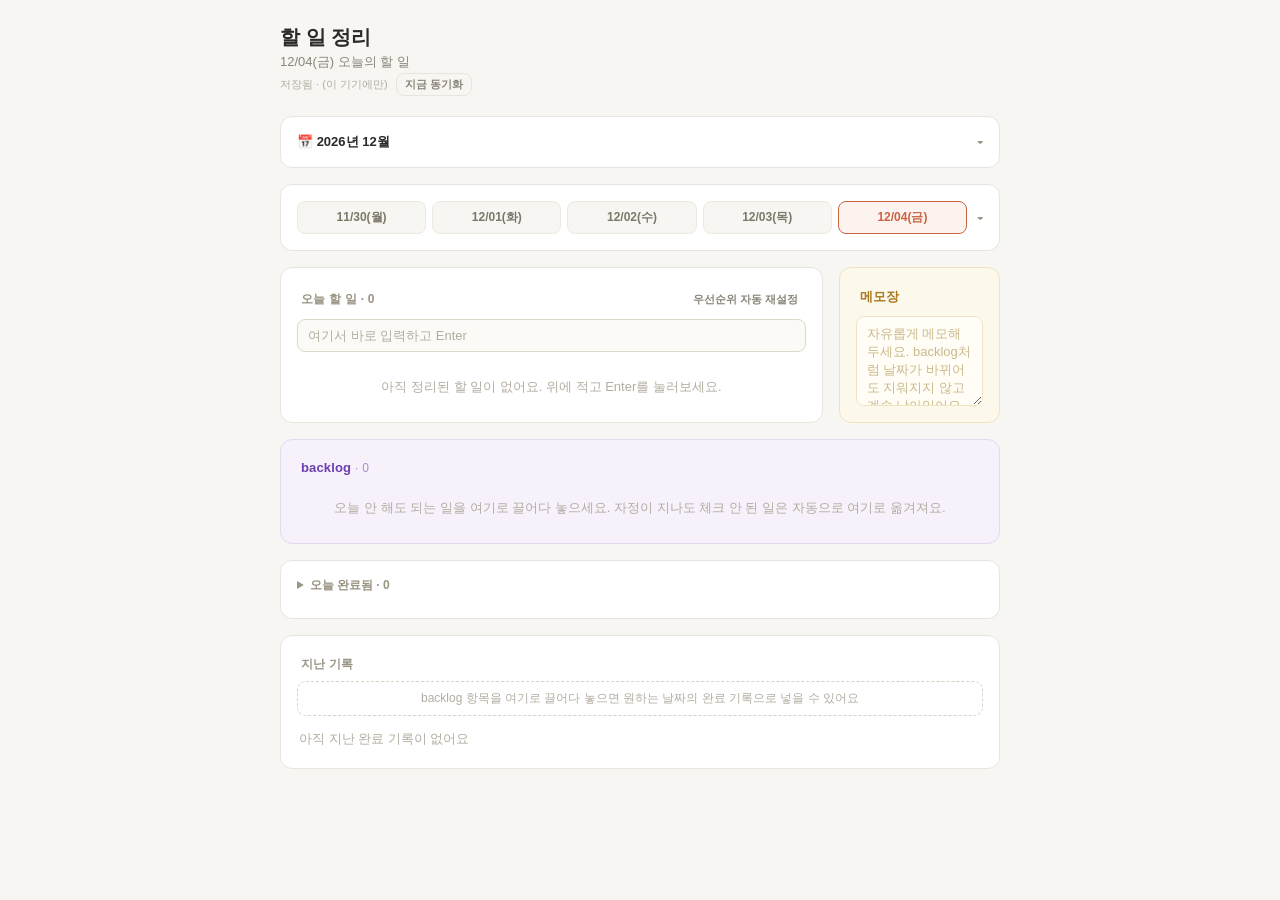
<file: assets/cases/step09/files/artifact_timeline.html>
<!DOCTYPE html>
<html lang="ko">
<head>
<meta charset="UTF-8">
<meta name="viewport" content="width=device-width, initial-scale=1.0">
<title>할 일 정리</title>
<style>
  :root { color-scheme: light; }
  * { box-sizing: border-box; }
  body {
    margin: 0;
    font-family: -apple-system, BlinkMacSystemFont, "Segoe UI", "Apple SD Gothic Neo", "Malgun Gothic", sans-serif;
    background: #f7f6f3;
    color: #2b2a28;
    padding: 24px;
  }
  .wrap { max-width: 720px; margin: 0 auto; }
  h1 { font-size: 20px; margin: 0 0 2px; }
  .date { color: #8a8578; font-size: 13px; margin-bottom: 2px; }
  .sync-row {
    display: flex;
    align-items: center;
    gap: 8px;
    margin-bottom: 20px;
  }
  .sync-status { color: #b3ada0; font-size: 11px; }
  .sync-status.err { color: #d3583f; }
  .sync-btn {
    font-size: 11px;
    padding: 3px 8px;
    background: transparent;
    color: #8a8578;
    border: 1px solid #e8e5de;
  }
  .sync-btn:hover { background: #f1efe9; }

  .card {
    background: #fff;
    border: 1px solid #e8e5de;
    border-radius: 12px;
    padding: 16px;
    margin-bottom: 16px;
  }

  .backlog-card {
    background: #f6f1fb;
    border: 1px solid #e5d9f2;
    transition: border-color .12s, box-shadow .12s;
  }

  /* backlog + 메모장을 넓은 화면에서는 좌우로, 좁은 화면(사이드패널 등)에서는 다시 위아래로 */
  .twocol-row {
    display: flex;
    align-items: flex-start;
    gap: 16px;
    margin-bottom: 16px;
  }
  .twocol-row .twocol-item {
    flex: 1;
    min-width: 0;
    margin-bottom: 0;
  }
  .twocol-row #activeCard { flex: 4; } /* 오늘 할 일 80% */
  .twocol-row #memoCard { flex: 1; } /* 메모장 20% */
  @media (max-width: 640px) {
    .twocol-row { flex-direction: column; gap: 0; }
    .twocol-row .twocol-item, .twocol-row #activeCard, .twocol-row #memoCard { flex: none; margin-bottom: 16px; }
  }
  .card.drop-target { border-color: #c96442; box-shadow: 0 0 0 2px rgba(201,100,66,.15) inset; }
  .backlog-label {
    color: #6d3fae;
    font-weight: 700;
    font-size: 13px;
    letter-spacing: .01em;
  }
  .backlog-count { color: #a98fce; font-weight: 400; font-size: 12px; margin-left: 4px; }
  .memo-card {
    background: #fdf8ec;
    border: 1px solid #f0e4c0;
  }
  .memo-label {
    color: #a9791f;
    font-weight: 700;
    font-size: 13px;
    letter-spacing: .01em;
  }
  .memo-input {
    display: block;
    width: 100%;
    border: 1px solid #f0e4c0;
    border-radius: 8px;
    padding: 8px 10px;
    font-size: 13px;
    font-family: inherit;
    color: #2b2a28;
    background: #fffdf6;
    margin-top: 10px;
    resize: vertical;
  }
  .memo-input:focus { outline: none; border-color: #c9a03f; }
  .memo-input::placeholder { color: #c9b98a; }
  .origin-tag {
    font-size: 10px;
    color: #b3ada0;
    background: #efe9f7;
    border-radius: 4px;
    padding: 1px 5px;
    margin-right: 6px;
    white-space: nowrap;
  }

  textarea {
    width: 100%;
    min-height: 90px;
    resize: vertical;
    border: 1px solid #ddd8cc;
    border-radius: 8px;
    padding: 10px 12px;
    font-size: 14px;
    font-family: inherit;
    color: #2b2a28;
    background: #fbfaf7;
  }
  textarea:focus { outline: none; border-color: #c96442; }

  .hint { font-size: 12px; color: #9a9484; margin: 6px 2px 0; }
  .draft-hint { font-size: 11px; color: #b3ada0; margin-top: 4px; min-height: 14px; }

  .row-btn { display: flex; justify-content: flex-end; margin-top: 10px; gap: 8px; }

  button {
    font-family: inherit;
    cursor: pointer;
    border: none;
    border-radius: 8px;
    padding: 8px 14px;
    font-size: 13px;
    font-weight: 600;
  }
  .primary { background: #c96442; color: #fff; }
  .primary:hover { background: #b5573a; }
  .primary:disabled { background: #d9b8ac; cursor: default; }
  .ghost { background: transparent; color: #8a8578; }
  .ghost:hover { background: #f1efe9; }

  .section-title {
    font-size: 12px;
    font-weight: 700;
    color: #9a9484;
    letter-spacing: .02em;
    margin: 4px 0 8px 4px;
    display: flex;
    justify-content: space-between;
    align-items: center;
  }

  .quick-add-input {
    display: block;
    width: 100%;
    border: 1px solid #ddd8cc;
    border-radius: 8px;
    padding: 8px 10px;
    font-size: 13px;
    font-family: inherit;
    color: #2b2a28;
    background: #fbfaf7;
    margin-bottom: 10px;
  }
  .quick-add-input:focus { outline: none; border-color: #c96442; }
  .quick-add-input::placeholder { color: #b3ada0; }

  ul.list { list-style: none; margin: 0; padding: 0; min-height: 6px; }

  li.item {
    display: flex;
    flex-direction: column;
    background: #fff;
    border: 1px solid #eee9df;
    border-radius: 9px;
    padding: 9px 10px;
    margin-bottom: 6px;
    transition: opacity .15s, transform .15s;
  }
  li.item.dragging { opacity: .35; }
  li.item.drag-over { border-color: #c96442; }
  .item-row { display: flex; align-items: flex-start; gap: 10px; }

  .sub-add-btn {
    background: transparent;
    color: #c7c2b6;
    font-size: 14px;
    padding: 2px 4px;
    line-height: 1;
    flex-shrink: 0;
  }
  .sub-add-btn:hover { color: #c96442; background: transparent; }

  .next-day-btn {
    background: transparent;
    color: #c7c2b6;
    font-size: 14px;
    padding: 2px 4px;
    line-height: 1;
    flex-shrink: 0;
  }
  .next-day-btn:hover { color: #c96442; background: transparent; }

  .sub-list { list-style: none; margin: 6px 0 0 26px; padding: 0; }
  .sub-item { display: flex; align-items: baseline; gap: 6px; font-size: 12px; color: #5a564c; padding: 2px 0; }
  .sub-check { width: 13px; height: 13px; margin-top: 1px; accent-color: #c96442; flex-shrink: 0; cursor: pointer; }
  .sub-num { color: #b3ada0; flex-shrink: 0; }
  .sub-text { flex: 1; outline: none; word-break: break-word; min-width: 40px; }
  .sub-item.done .sub-num, .sub-item.done .sub-text { color: #b3ada0; text-decoration: line-through; }
  .sub-del { background: transparent; color: #c7c2b6; font-size: 12px; padding: 0 3px; line-height: 1; flex-shrink: 0; }
  .sub-del:hover { color: #d3583f; background: transparent; }

  .handle {
    cursor: grab;
    color: #c7c2b6;
    font-size: 14px;
    padding: 2px 2px;
    user-select: none;
    line-height: 1.4;
  }
  .handle:active { cursor: grabbing; }

  .check {
    width: 17px;
    height: 17px;
    margin-top: 2px;
    accent-color: #c96442;
    flex-shrink: 0;
    cursor: pointer;
  }

  .dot-wrap {
    display: flex;
    align-items: center;
    gap: 4px;
    margin-top: 6px;
    flex-shrink: 0;
  }

  .dot {
    appearance: none;
    -webkit-appearance: none;
    -moz-appearance: none;
    display: block;
    width: 10px;
    height: 10px;
    min-width: 10px;
    padding: 0;
    margin: 0;
    border-radius: 50%;
    flex-shrink: 0;
    cursor: pointer;
    border: none;
    line-height: 0;
    font-size: 0;
  }
  .dot.p1 { background: #e03b2e; }
  .dot.p2 { background: #f08a24; }
  .dot.p3 { background: #e0b400; }
  .dot.p4 { background: #2f7fd9; }
  .dot.backlog { background: #8b5fc9; cursor: default; }

  .p-emoji {
    font-size: 12px;
    line-height: 1;
    cursor: pointer;
    user-select: none;
  }

  .content { flex: 1; min-width: 0; display: flex; align-items: baseline; flex-wrap: wrap; gap: 2px; }
  .text {
    font-size: 14px;
    line-height: 1.45;
    outline: none;
    word-break: break-word;
    flex: 1;
    min-width: 60px;
  }
  li.item.done .text { color: #b3ada0; text-decoration: line-through; }

  .del {
    background: transparent;
    color: #c7c2b6;
    font-size: 15px;
    padding: 2px 4px;
    line-height: 1;
    flex-shrink: 0;
  }
  .del:hover { color: #d3583f; background: transparent; }

  .empty {
    color: #b3ada0;
    font-size: 13px;
    padding: 10px 4px;
    text-align: center;
  }

  details summary {
    cursor: pointer;
    font-size: 12px;
    font-weight: 700;
    color: #9a9484;
    margin-bottom: 8px;
  }

  .day-group {
    margin-bottom: 10px;
    border: 1px solid #eee9df;
    border-radius: 9px;
    padding: 10px 12px;
  }
  .day-group summary {
    display: flex;
    align-items: baseline;
    gap: 6px;
  }
  .day-group summary .day-label { color: #2b2a28; font-size: 13px; }
  .day-group summary .day-count { color: #b3ada0; font-weight: 400; }
  .day-group ul.list { margin-top: 8px; }
  .day-group.drop-target { border-color: #c96442; box-shadow: 0 0 0 2px rgba(201,100,66,.15) inset; }
  .past-dropzone {
    border: 1px dashed #d8d2c4;
    border-radius: 9px;
    padding: 8px 12px;
    font-size: 12px;
    color: #b3ada0;
    text-align: center;
    margin-bottom: 10px;
  }
  #pastCard.drop-target .past-dropzone { border-color: #c96442; color: #c96442; background: rgba(201,100,66,.06); }
  .past-empty { color: #b3ada0; font-size: 13px; padding: 4px 2px; }

  .week-summary {
    display: flex;
    align-items: center;
    justify-content: space-between;
    gap: 10px;
    cursor: pointer;
    list-style: none;
    margin-bottom: 0;
  }
  .week-summary::-webkit-details-marker { display: none; }
  .week-days { display: flex; gap: 6px; flex: 1; }
  .week-day-cell {
    flex: 1;
    text-align: center;
    font-size: 12px;
    padding: 7px 4px;
    border-radius: 8px;
    background: #f7f6f3;
    color: #7d7869;
    border: 1px solid #eee9df;
    white-space: nowrap;
  }
  .week-day-cell.today { border-color: #c96442; color: #c96442; font-weight: 700; background: #fdf3ee; }
  .week-day-cell.week-day-drop-target { border-color: #6d3fae; box-shadow: 0 0 0 2px rgba(109,63,174,.18) inset; }
  .week-chevron { color: #9a9484; font-size: 12px; transition: transform .15s; flex-shrink: 0; }
  #weekDetails[open] > .week-summary .week-chevron { transform: rotate(180deg); }

  .week-expanded { margin-top: 14px; }
  .week-body { display: flex; gap: 12px; }
  .week-history, .calendar-history {
    display: flex;
    flex-direction: column;
    gap: 4px;
    width: 92px;
    flex-shrink: 0;
    max-height: 300px;
    overflow-y: auto;
  }
  .week-history-item, .calendar-history-item {
    background: transparent;
    text-align: left;
    font-size: 11px;
    color: #8a8578;
    padding: 5px 7px;
    border-radius: 6px;
    font-weight: 600;
    border: 1px solid transparent;
    white-space: nowrap;
  }
  .week-history-item:hover, .calendar-history-item:hover { background: #f1efe9; }
  .week-history-item.active, .calendar-history-item.active { background: #fdf3ee; color: #c96442; border-color: #f0cdb8; }
  .week-main, .calendar-main { flex: 1; min-width: 0; }
  .week-goal-input {
    display: block;
    width: 100%;
    border: 1px solid #ddd8cc;
    border-radius: 8px;
    padding: 8px 10px;
    font-size: 13px;
    font-family: inherit;
    color: #2b2a28;
    background: #fbfaf7;
    margin-bottom: 10px;
    resize: vertical;
  }
  .week-goal-input:focus { outline: none; border-color: #c96442; }
  .week-goal-input::placeholder { color: #b3ada0; }
  .week-goal-progress {
    display: flex;
    align-items: center;
    gap: 8px;
    margin-bottom: 10px;
  }
  .week-goal-progress-label { font-size: 11px; color: #b3ada0; white-space: nowrap; }
  .week-goal-slider {
    flex: 1;
    accent-color: #c96442;
    cursor: pointer;
  }
  .week-goal-pct { font-size: 12px; font-weight: 700; color: #c96442; width: 34px; text-align: right; }
  .week-rate { font-size: 13px; font-weight: 700; color: #2b2a28; margin-bottom: 10px; }
  .week-day-detail {
    margin-bottom: 8px;
    border: 1px solid #eee9df;
    border-radius: 9px;
    padding: 8px 10px;
  }
  .week-day-detail summary {
    display: flex;
    justify-content: space-between;
    font-size: 12px;
    font-weight: 700;
    color: #5a564c;
    margin-bottom: 0;
    list-style: none;
  }
  .week-day-detail summary::-webkit-details-marker { display: none; }
  .week-day-detail ul { margin-top: 8px; list-style: none; padding: 0; }
  .week-item-row {
    display: flex;
    align-items: baseline;
    gap: 6px;
    font-size: 13px;
    padding: 3px 0;
    color: #5a564c;
  }
  .week-item-row.done { color: #b3ada0; text-decoration: line-through; }
  .week-item-mark { color: #c96442; flex-shrink: 0; }

  .calendar-alert {
    display: none;
    align-items: center;
    justify-content: space-between;
    gap: 10px;
    background: #fdf3ee;
    border: 1px solid #f0cdb8;
    color: #a8502f;
    border-radius: 10px;
    padding: 10px 12px;
    font-size: 13px;
    margin-bottom: 16px;
  }
  .calendar-alert button { font-size: 11px; padding: 3px 8px; background: transparent; color: #a8502f; border: 1px solid #f0cdb8; flex-shrink: 0; }
  .calendar-alert button:hover { background: #f7ded2; }

  .calendar-summary {
    display: flex;
    align-items: center;
    justify-content: space-between;
    cursor: pointer;
    list-style: none;
    margin-bottom: 0;
  }
  .calendar-summary::-webkit-details-marker { display: none; }
  .calendar-summary-label { font-size: 13px; font-weight: 700; color: #2b2a28; }
  #calendarDetails[open] > .calendar-summary .week-chevron { transform: rotate(180deg); }

  .calendar-expanded { margin-top: 12px; }
  .calendar-body { display: flex; gap: 12px; }
  .calendar-nav { display: flex; align-items: center; justify-content: center; gap: 14px; margin-bottom: 10px; }
  .calendar-nav button { background: transparent; color: #8a8578; font-size: 14px; padding: 2px 10px; }
  .calendar-nav button:hover { background: #f1efe9; }
  .calendar-nav-label { font-size: 13px; font-weight: 700; color: #2b2a28; min-width: 84px; text-align: center; }

  .calendar-weekrow { display: grid; grid-template-columns: repeat(7, 1fr); gap: 4px; margin-bottom: 4px; }
  .calendar-weekrow-label { text-align: center; font-size: 11px; color: #9a9484; padding: 2px 0; }
  .calendar-weekrow-label.sun { color: #d3583f; }
  .calendar-weekrow-label.sat { color: #2f7fd9; }

  .calendar-grid { display: grid; grid-template-columns: repeat(7, 1fr); gap: 4px; }
  .cal-cell {
    position: relative;
    min-height: 44px;
    border: 1px solid #eee9df;
    border-radius: 8px;
    padding: 4px 4px 3px;
    background: #fbfaf7;
    transition: border-color .12s, box-shadow .12s;
    cursor: pointer;
  }
  .cal-cell:hover { background: #f4f2ec; }
  .cal-cell.other-month { opacity: .4; }
  .cal-cell.today { border-color: #c96442; box-shadow: 0 0 0 1px #c96442 inset; }
  .cal-cell.selected { background: #fdf3ee; border-color: #c96442; }
  .cal-cell.cal-drop-target { border-color: #6d3fae; box-shadow: 0 0 0 2px rgba(109,63,174,.18) inset; }
  .cal-num { font-size: 12px; color: #5a564c; }
  .cal-cell.sun .cal-num { color: #d3583f; }
  .cal-cell.sat .cal-num { color: #2f7fd9; }
  .cal-holiday { font-size: 9px; color: #d3583f; line-height: 1.2; }
  .cal-badge {
    position: absolute;
    bottom: 3px;
    right: 4px;
    background: #1b6e3c;
    color: #fff;
    font-size: 10px;
    border-radius: 8px;
    min-width: 14px;
    height: 14px;
    padding: 0 3px;
    display: flex;
    align-items: center;
    justify-content: center;
  }

  .cal-panel { margin-top: 12px; border-top: 1px dashed #eee9df; padding-top: 10px; display: none; }
  .cal-panel-title { font-size: 12px; font-weight: 700; color: #6d3fae; margin-bottom: 8px; }
  .cal-panel-subtitle { font-size: 11px; font-weight: 600; color: #a39d8f; margin: 10px 0 4px; }

  .dot.calendar { background: #1b6e3c; }
  .dot.leave { background: #f4569b; }
  .dot.calendar-done { background: #b3ada0; }

  /* "반차/반반차/연차"가 들어간 달력 일정은 핑크 알약으로 표시 — 연속으로 여러 날 적으면 옆 칸끼리 붙어서 막대처럼 보임 */
  .leave-bar {
    margin-top: 3px;
    height: 13px;
    line-height: 13px;
    background: #f4569b;
    color: #fff;
    font-size: 8px;
    font-weight: 700;
    padding: 0 4px;
    border-radius: 7px;
    overflow: hidden;
    white-space: nowrap;
  }
  .leave-bar + .leave-bar { margin-top: 2px; }
  /* 달력 알약 자체에는 체크해도 줄을 긋지 않음 — 완료 표시는 달력 아래 목록에서만 보여줌 */

  .toast {
    position: fixed;
    bottom: 20px;
    left: 50%;
    transform: translateX(-50%);
    background: #2b2a28;
    color: #fff;
    padding: 8px 16px;
    border-radius: 8px;
    font-size: 13px;
    opacity: 0;
    transition: opacity .25s;
    pointer-events: none;
  }
  .toast.show { opacity: .92; }
</style>
</head>
<body>
<div class="wrap">
  <h1>할 일 정리</h1>
  <div class="date" id="todayLabel"></div>
  <div class="sync-row">
    <span class="sync-status" id="syncStatus">저장 중...</span>
    <button class="sync-btn" id="syncNowBtn">지금 동기화</button>
  </div>

  <div class="calendar-alert" id="calendarAlert"></div>

  <div class="card">
    <details id="calendarDetails">
      <summary class="calendar-summary">
        <span class="calendar-summary-label">📅 <span id="calendarSummaryLabel"></span></span>
        <span class="week-chevron">▾</span>
      </summary>
      <div class="calendar-expanded">
        <div class="calendar-body">
          <div class="calendar-history" id="calendarHistoryList"></div>
          <div class="calendar-main">
            <div class="calendar-nav">
              <button type="button" id="calPrevBtn">‹</button>
              <span class="calendar-nav-label" id="calendarMonthLabel"></span>
              <button type="button" id="calNextBtn">›</button>
            </div>
            <div class="calendar-weekrow" id="calendarWeekRow"></div>
            <div class="calendar-grid" id="calendarGrid"></div>
            <div class="cal-panel" id="calendarDayPanel"></div>
            <div class="hint">할 일을 이 달력의 날짜로 끌어다 놓거나, 날짜를 클릭한 뒤 아래 입력칸에 바로 적으면 그 날 일정으로 등록돼요. 날짜가 되면 자동으로 "오늘 할 일"에 나타나고 알려드려요. "반차", "반반차", "연차", "일차"가 들어간 일정은 자동으로 핑크색으로, 그 외 일정은 진초록색으로 표시돼요. ("오늘 할 일"의 → 버튼으로 다음날로 넘긴 항목은 달력에는 기록되지 않아요.)</div>
          </div>
        </div>
      </div>
    </details>
  </div>

  <div class="card">
    <details id="weekDetails">
      <summary class="week-summary">
        <div class="week-days" id="weekDaysRow"></div>
        <span class="week-chevron">▾</span>
      </summary>
      <div class="week-expanded">
        <div class="week-body">
          <div class="week-history" id="weekHistoryList"></div>
          <div class="week-main">
            <textarea id="weekGoalInput" class="week-goal-input" placeholder="이번 주 목표를 적어보세요" rows="2"></textarea>
            <div class="week-goal-progress">
              <span class="week-goal-progress-label">목표 달성률 (직접 표시)</span>
              <input type="range" id="weekGoalSlider" class="week-goal-slider" min="0" max="100" step="5" value="0">
              <span class="week-goal-pct" id="weekGoalPctLabel">0%</span>
            </div>
            <div class="week-rate" id="weekRate"></div>
            <div id="weekDayDetails"></div>
          </div>
        </div>
      </div>
    </details>
  </div>

  <div class="twocol-row">
    <div class="card twocol-item" id="activeCard">
      <div class="section-title">
        <span>오늘 할 일 · <span id="activeCount">0</span></span>
        <button class="ghost" id="resortBtn" style="font-size:11px;padding:4px 8px;">우선순위 자동 재설정</button>
      </div>
      <input type="text" id="quickAddInput" class="quick-add-input" placeholder="여기서 바로 입력하고 Enter">
      <ul class="list" id="activeList"></ul>
      <div class="empty" id="activeEmpty" style="display:none;">아직 정리된 할 일이 없어요. 위에 적고 Enter를 눌러보세요.</div>
    </div>

    <div class="card memo-card twocol-item" id="memoCard">
      <div class="section-title"><span class="memo-label">메모장</span></div>
      <textarea id="memoInput" class="memo-input" placeholder="자유롭게 메모해두세요. backlog처럼 날짜가 바뀌어도 지워지지 않고 계속 남아있어요." rows="4"></textarea>
    </div>
  </div>

  <div class="card backlog-card" id="backlogCard">
    <div class="section-title">
      <span><span class="backlog-label">backlog</span><span class="backlog-count">· <span id="backlogCount">0</span></span></span>
    </div>
    <ul class="list" id="backlogList"></ul>
    <div class="empty" id="backlogEmpty" style="display:none;">오늘 안 해도 되는 일을 여기로 끌어다 놓으세요. 자정이 지나도 체크 안 된 일은 자동으로 여기로 옮겨져요.</div>
  </div>

  <div class="card">
    <details id="doneDetails">
      <summary>오늘 완료됨 · <span id="doneCount">0</span></summary>
      <ul class="list" id="doneList"></ul>
      <div class="row-btn">
        <button class="ghost" id="clearDoneBtn">완료 항목 모두 지우기</button>
      </div>
    </details>
  </div>

  <div class="card" id="pastCard">
    <div class="section-title"><span>지난 기록</span></div>
    <div class="past-dropzone" id="pastDropzone">backlog 항목을 여기로 끌어다 놓으면 원하는 날짜의 완료 기록으로 넣을 수 있어요</div>
    <div id="pastContainer"></div>
  </div>
</div>

<div class="toast" id="toast"></div>

<script>
(function () {
  const STORAGE_KEY = 'todo_organizer_items_v2';
  const LEGACY_STORAGE_KEY = 'todo_organizer_items_v1';
  const DRIVE_TITLE = 'todo-organizer-state.json';
  const DRIVE_FOLDER_NAME = 'Todo List'; // backups are kept inside a Drive folder with this name — created automatically per user, no editing needed
  const DRIVE_FOLDER_CACHE_KEY = 'todo_organizer_drive_folder_id';
  const DRIVE_CREATE = 'mcp__26f67993-f62d-4abd-a4f9-30a551980a3d__create_file';
  const DRIVE_SEARCH = 'mcp__26f67993-f62d-4abd-a4f9-30a551980a3d__search_files';
  const DRIVE_DOWNLOAD = 'mcp__26f67993-f62d-4abd-a4f9-30a551980a3d__download_file_content';

  let items = [];
  let localSavedAt = 0;
  let driveFolderId = null;
  let driveFolderResolving = null;
  let driveBackupTimer = null;

  // 4-tier priority: p1 (red, most urgent) -> p2 (orange) -> p3 (dark yellow) -> p4 (blue, least urgent)
  const PRIORITY_META = {
    p1: { rank: 0, emoji: '🦅', label: '긴급' },
    p2: { rank: 1, emoji: '🦊', label: '높음' },
    p3: { rank: 2, emoji: '🐤', label: '보통' },
    p4: { rank: 3, emoji: '🐬', label: '낮음' }
  };
  const PRIORITY_ORDER = ['p1', 'p2', 'p3', 'p4'];
  const LEGACY_MAP = { high: 'p1', medium: 'p3', low: 'p4' };
  const WEEKDAYS_KR = ['일', '월', '화', '수', '목', '금', '토'];

  // Full 2026 Korean public holiday list (관공서 공휴일에 관한 규정 기준), including lunar-calendar
  // holidays (설날/추석/부처님오신날) and 대체공휴일 — sourced from official 2026 holiday calendars.
  const KR_HOLIDAYS_BY_YEAR = {
    2026: {
      '2026-01-01': '신정',
      '2026-02-16': '설날 연휴',
      '2026-02-17': '설날',
      '2026-02-18': '설날 연휴',
      '2026-03-01': '삼일절',
      '2026-03-02': '대체공휴일',
      '2026-05-05': '어린이날',
      '2026-05-24': '부처님오신날',
      '2026-05-25': '대체공휴일',
      '2026-06-03': '지방선거일',
      '2026-06-06': '현충일',
      '2026-07-17': '제헌절',
      '2026-08-15': '광복절',
      '2026-08-17': '대체공휴일',
      '2026-09-24': '추석 연휴',
      '2026-09-25': '추석',
      '2026-09-26': '추석 연휴',
      '2026-10-03': '개천절',
      '2026-10-05': '대체공휴일',
      '2026-10-09': '한글날',
      '2026-12-25': '성탄절'
    }
  };
  // Fallback for years we don't have a full table for — fixed-date holidays only
  // (misses lunar-calendar holidays and substitute holidays for those years)
  const FIXED_HOLIDAYS_KR = {
    '01-01': '신정', '03-01': '삼일절', '05-05': '어린이날', '06-06': '현충일',
    '08-15': '광복절', '10-03': '개천절', '10-09': '한글날', '12-25': '성탄절'
  };
  function getHolidayName(dateKey) {
    const year = Number(dateKey.slice(0, 4));
    const table = KR_HOLIDAYS_BY_YEAR[year];
    if (table && table[dateKey]) return table[dateKey];
    return FIXED_HOLIDAYS_KR[dateKey.slice(5)] || null;
  }
  let calendarViewDate = new Date(); // which month the calendar card is currently showing
  let selectedCalendarDate = null; // date key whose schedule panel is open below the grid
  let weekViewMonday = null; // Date (Monday) of the week currently shown in the week card — reset to "this week" on load and on day rollover
  let weeklyGoals = {}; // { mondayKey: { text, pct } } — text is the goal note, pct is a manually-set achievement % (직접 표시), kept even when browsing past weeks
  function normalizeGoal(entry) {
    if (!entry) return { text: '', pct: 0 };
    if (typeof entry === 'string') return { text: entry, pct: 0 }; // migrate old plain-string goals
    return { text: entry.text || '', pct: typeof entry.pct === 'number' ? entry.pct : 0 };
  }
  let memoText = ''; // free-form notepad text — persists indefinitely, never cleared by day rollover (like backlog)
  function isLeaveText(text) {
    return /반반차|반차|연차|년차|일차/.test(text || ''); // 달력 일정 텍스트에 이 단어가 있으면 핑크로 표시
  }

  function pad2(n) { return String(n).padStart(2, '0'); }
  function todayKey(d) {
    d = d || new Date();
    return d.getFullYear() + '-' + pad2(d.getMonth() + 1) + '-' + pad2(d.getDate());
  }
  function parseKey(key) {
    const p = key.split('-').map(Number);
    return new Date(p[0], p[1] - 1, p[2]);
  }
  function formatShortKR(dayKey) {
    const d = parseKey(dayKey);
    return pad2(d.getMonth() + 1) + '/' + pad2(d.getDate()) + '(' + WEEKDAYS_KR[d.getDay()] + ')';
  }
  function mondayOf(date) {
    const dow = date.getDay(); // 0 Sun .. 6 Sat
    const diffToMonday = dow === 0 ? -6 : 1 - dow;
    return new Date(date.getFullYear(), date.getMonth(), date.getDate() + diffToMonday);
  }

  // Monday–Friday of the given week (defaults to the current calendar week)
  function getWeekDayKeys(mondayDate) {
    const monday = mondayDate || mondayOf(new Date());
    const keys = [];
    for (let i = 0; i < 5; i++) {
      keys.push(todayKey(new Date(monday.getFullYear(), monday.getMonth(), monday.getDate() + i)));
    }
    return keys;
  }

  // ---------- calendar/week history (browse past months & weeks that have data) ----------
  function collectWeekHistory() {
    const todayMondayKey = todayKey(mondayOf(new Date()));
    const set = new Set([todayMondayKey]);
    items.forEach(i => {
      [i.day, i.completedDay].forEach(dk => {
        if (!dk) return;
        const mk = todayKey(mondayOf(parseKey(dk)));
        if (mk <= todayMondayKey) set.add(mk);
      });
    });
    return Array.from(set).sort((a, b) => b.localeCompare(a)); // most recent first
  }
  function weekRangeLabel(mondayKey) {
    const monday = parseKey(mondayKey);
    const friday = new Date(monday.getFullYear(), monday.getMonth(), monday.getDate() + 4);
    return pad2(monday.getMonth() + 1) + '/' + pad2(monday.getDate()) + '~' + pad2(friday.getMonth() + 1) + '/' + pad2(friday.getDate());
  }
  function collectMonthHistory(tk) {
    const currentMonth = tk.slice(0, 7);
    const set = new Set([currentMonth]);
    items.forEach(i => {
      [i.day, i.completedDay].forEach(dk => {
        if (!dk) return;
        const m = dk.slice(0, 7);
        if (m <= currentMonth) set.add(m);
      });
    });
    return Array.from(set).sort((a, b) => b.localeCompare(a));
  }
  function monthLabel(monthKey) {
    const [y, m] = monthKey.split('-').map(Number);
    return y + '년 ' + m + '월';
  }

  // Stats are based on the day the task was written for (item.day), not when it was actually finished —
  // "이번 주에 적어둔 일 중 몇 개를 해냈는지"
  function dayStats(dayKey) {
    const dayItems = items.filter(i => i.day === dayKey);
    const total = dayItems.length;
    const done = dayItems.filter(i => i.done).length;
    const pct = total ? Math.round((done / total) * 100) : null;
    return { dayItems, total, done, pct };
  }
  function formatTime(ts) {
    if (!ts) return '';
    return new Date(ts).toLocaleTimeString('ko-KR', { hour: '2-digit', minute: '2-digit' });
  }

  function normalizePriority(p) {
    if (PRIORITY_META[p]) return p;
    if (LEGACY_MAP[p]) return LEGACY_MAP[p];
    return 'p4';
  }
  function migrateItems(list) {
    const tk = todayKey();
    (list || []).forEach(i => {
      i.priority = normalizePriority(i.priority);
      if (!i.day) i.day = tk;
      i.type = 'task'; // notes are no longer a separate concept — everything registers directly as a task
      if (typeof i.backlog !== 'boolean') i.backlog = false;
      if (typeof i.calendarDate === 'undefined') i.calendarDate = null; // date this item was dragged onto the calendar for (future date), or null
      if (!Array.isArray(i.subItems)) i.subItems = []; // optional (1)(2)(3)... tail lines under this task
      i.subItems = i.subItems.map(s => typeof s === 'string' ? { text: s, done: false } : { text: s.text || '', done: !!s.done }); // migrate old plain-string sub-items
      if (typeof i.pinned !== 'boolean') i.pinned = false; // true while auto-surfaced from the calendar and not yet checked off
      if (i.done && !i.completedDay) i.completedDay = i.day || tk;
      if (!i.done) i.completedDay = i.completedDay || null;
      if (i.done && !i.completedAt) i.completedAt = 0; // unknown historical order — sorts to the top, above anything completed after this update
      if (!i.done) i.completedAt = i.completedAt || null;
      // (예전에 여기서 "pinned+calendarDate가 오늘 날짜로 남아있으면 지운다"는 정리를 했었는데, 그게 매일
      // surfaceDueCalendarItems로 정상 승격된 진짜 달력 항목까지 똑같은 모양이라 구분하지 못하고 지워버려서
      // 달력 등록이 사라지는 버그가 됐음 — 삭제함. 달력에 등록한 항목은 calendarDate를 그대로 유지해야
      // 오늘 할 일 맨 위에 계속 고정되고 달력에도 계속 보임.)
    });
    return list || [];
  }

  // a future calendar-scheduled item is "parked" — it only shows in the calendar card until its date arrives.
  // a future-dated item WITHOUT a calendarDate (e.g. moved via the → button) is also parked the same way,
  // it just never shows up in the calendar UI at all — it's purely a "오늘 할 일" for that future day.
  function isFutureScheduled(item, tk) {
    return (!!item.calendarDate && item.calendarDate > tk) || (!!item.day && item.day > tk);
  }

  function belongsToList(item, listType, tk) {
    if (item.done) return false;
    if (isFutureScheduled(item, tk)) return false;
    // "반차/반반차/연차/년차/일차"가 들어간 달력 일정은 오늘 할 일/backlog에는 절대 나타나지 않고 달력에만 표시됨
    if (item.calendarDate && isLeaveText(item.text)) return false;
    if (listType === 'active') return item.day === tk && !item.backlog;
    if (listType === 'backlog') return item.backlog === true || item.day !== tk;
    return false;
  }

  // ---------- local persistence ----------
  function loadLocal() {
    try {
      const raw = localStorage.getItem(STORAGE_KEY);
      if (raw) {
        const parsed = JSON.parse(raw);
        items = migrateItems(parsed.items || []);
        weeklyGoals = parsed.weeklyGoals || {};
        memoText = parsed.memoText || '';
        localSavedAt = parsed.savedAt || 0;
        return;
      }
      const legacyRaw = localStorage.getItem(LEGACY_STORAGE_KEY);
      if (legacyRaw) {
        items = migrateItems(JSON.parse(legacyRaw));
        weeklyGoals = {};
        memoText = '';
        localSavedAt = 0;
        return;
      }
      items = [];
      weeklyGoals = {};
      memoText = '';
      localSavedAt = 0;
    } catch (e) { items = []; weeklyGoals = {}; memoText = ''; localSavedAt = 0; }
  }
  function saveLocal(ts) {
    localSavedAt = ts || Date.now();
    localStorage.setItem(STORAGE_KEY, JSON.stringify({ savedAt: localSavedAt, items: items, weeklyGoals: weeklyGoals, memoText: memoText }));
  }
  function save() {
    saveLocal();
    setSyncStatus('저장됨 · ' + formatTime(localSavedAt));
    scheduleDriveBackup();
  }
  function uid() {
    return 'i' + Date.now().toString(36) + Math.random().toString(36).slice(2, 7);
  }

  function priorityRank(p) { return PRIORITY_META[normalizePriority(p)].rank; }

  // top-3 red, next 3 orange, next 3 dark yellow, rest blue — based purely on position.
  // Pinned items (auto-surfaced from the calendar) are skipped — they keep their 📌 marker
  // instead of a priority color, and don't consume a slot in the banding.
  function reassignPositionalPriority(list) {
    let idx = 0;
    list.forEach(item => {
      if (item.pinned) return;
      const bucket = Math.min(Math.floor(idx / 3), 3);
      item.priority = PRIORITY_ORDER[bucket];
      idx++;
    });
  }
  function recomputeActiveBanding() {
    const tk = todayKey();
    reassignPositionalPriority(items.filter(i => belongsToList(i, 'active', tk)));
  }

  function showToast(msg) {
    const t = document.getElementById('toast');
    t.textContent = msg;
    t.classList.add('show');
    setTimeout(() => t.classList.remove('show'), 2200);
  }
  function setSyncStatus(msg, isErr) {
    const el = document.getElementById('syncStatus');
    el.textContent = msg;
    el.classList.toggle('err', !!isErr);
  }

  // ---------- cloud backup (Drive) so state survives even if this device's local storage is cleared ----------
  function driveAvailable() {
    return !!(window.cowork && typeof window.cowork.callMcpTool === 'function');
  }
  function unwrap(res) {
    if (!res) return null;
    if (res.structuredContent) return res.structuredContent;
    try { return JSON.parse(res.content[0].text); } catch (e) { return null; }
  }
  function b64ToText(b64) {
    try {
      const bin = atob(b64);
      const bytes = new Uint8Array(bin.length);
      for (let i = 0; i < bin.length; i++) bytes[i] = bin.charCodeAt(i);
      return new TextDecoder('utf-8').decode(bytes);
    } catch (e) { return null; }
  }

  // Resolves (or creates) a personal "Todo List" folder in *this* user's own Drive — never hardcoded,
  // so the same HTML file works for anyone without editing any IDs. Cached in localStorage after first run.
  async function resolveDriveFolderId() {
    if (driveFolderId) return driveFolderId;
    if (driveFolderResolving) return driveFolderResolving;
    if (!driveAvailable()) return null;

    driveFolderResolving = (async () => {
      try {
        const cached = localStorage.getItem(DRIVE_FOLDER_CACHE_KEY);
        if (cached) { driveFolderId = cached; return cached; }

        const res = await window.cowork.callMcpTool(DRIVE_SEARCH, {
          query: "title = '" + DRIVE_FOLDER_NAME + "' and mimeType = 'application/vnd.google-apps.folder' and owner = 'me'",
          excludeContentSnippets: true,
          pageSize: 5
        });
        const data = unwrap(res);
        const found = data && data.files && data.files[0];
        if (found) {
          driveFolderId = found.id;
        } else {
          const created = await window.cowork.callMcpTool(DRIVE_CREATE, {
            title: DRIVE_FOLDER_NAME,
            contentMimeType: 'application/vnd.google-apps.folder'
          });
          const createdFile = unwrap(created) || created; // create_file doesn't wrap the same way — handle both shapes
          driveFolderId = createdFile && createdFile.id ? createdFile.id : null;
        }
        if (driveFolderId) localStorage.setItem(DRIVE_FOLDER_CACHE_KEY, driveFolderId);
        return driveFolderId;
      } catch (e) {
        console.warn('drive folder resolve failed', e);
        return null;
      } finally {
        driveFolderResolving = null;
      }
    })();
    return driveFolderResolving;
  }

  async function fetchLatestDriveBackup() {
    if (!driveAvailable()) return null;
    try {
      const folderId = await resolveDriveFolderId();
      const query = folderId
        ? "title = '" + DRIVE_TITLE + "' and parentId = '" + folderId + "'"
        : "title = '" + DRIVE_TITLE + "'"; // fall back to an unscoped search if the folder couldn't be resolved
      const res = await window.cowork.callMcpTool(DRIVE_SEARCH, {
        query: query,
        excludeContentSnippets: true, // we only need id/createdTime here — cuts the response size a lot
        pageSize: 50
      });
      const data = unwrap(res);
      const files = (data && data.files) || [];
      if (!files.length) return null;
      files.sort((a, b) => new Date(b.createdTime) - new Date(a.createdTime));
      const latest = files[0];
      const dl = await window.cowork.callMcpTool(DRIVE_DOWNLOAD, { fileId: latest.id });
      const dlData = unwrap(dl);
      if (!dlData || !dlData.content) return null;
      const text = b64ToText(dlData.content);
      if (!text) return null;
      return JSON.parse(text);
    } catch (e) {
      console.warn('drive fetch failed', e);
      return null;
    }
  }

  async function pushDriveBackup() {
    if (!driveAvailable()) { setSyncStatus('저장됨 · ' + formatTime(localSavedAt) + ' (이 기기에만)'); return; }
    try {
      const folderId = await resolveDriveFolderId();
      const payload = JSON.stringify({ savedAt: localSavedAt, items: items, weeklyGoals: weeklyGoals, memoText: memoText });
      const args = {
        title: DRIVE_TITLE,
        textContent: payload,
        contentMimeType: 'application/json',
        disableConversionToGoogleType: true
      };
      if (folderId) args.parentId = folderId; // keep backups tidy inside the user's own "Todo List" Drive folder
      await window.cowork.callMcpTool(DRIVE_CREATE, args);
      setSyncStatus('클라우드 동기화됨 · ' + formatTime(localSavedAt));
    } catch (e) {
      console.warn('drive backup failed', e);
      setSyncStatus('클라우드 동기화 실패 (이 기기에는 저장됨)', true);
    }
  }

  // Every save() used to push a brand-new file to Drive within 1.5s — since this connector can only
  // create files (no update/delete), that meant a new duplicate every time you checked a box or dragged
  // an item. Debounce much longer, with a hard cap so a long editing burst still backs up periodically.
  let lastDriveBackupAt = 0;
  function scheduleDriveBackup() {
    clearTimeout(driveBackupTimer);
    const sinceLast = Date.now() - lastDriveBackupAt;
    const wait = sinceLast > 90000 ? 3000 : 20000; // back up quickly if it's been a while, otherwise batch edits
    driveBackupTimer = setTimeout(() => { lastDriveBackupAt = Date.now(); pushDriveBackup(); }, wait);
  }

  async function syncFromDrive(showMsg) {
    setSyncStatus('동기화 확인 중...');
    const remote = await fetchLatestDriveBackup();
    if (remote && Array.isArray(remote.items)) {
      const remoteAt = remote.savedAt || 0;
      if (remoteAt > localSavedAt) {
        items = migrateItems(remote.items);
        weeklyGoals = remote.weeklyGoals || {};
        memoText = remote.memoText || '';
        saveLocal(remoteAt);
        render();
        showToast('다른 곳에서 저장된 최신 상태를 불러왔어요');
        setSyncStatus('클라우드에서 불러옴 · ' + formatTime(remoteAt));
        return;
      }
    }
    setSyncStatus(driveAvailable() ? '클라우드 동기화됨 · ' + formatTime(localSavedAt) : '저장됨 · ' + formatTime(localSavedAt) + ' (이 기기에만)');
    if (showMsg) showToast('최신 상태예요');
  }

  // ---------- parsing (everything registers directly as a task — no separate "note" type) ----------
  function heuristicParse(raw) {
    const lines = raw.split('\n').map(l => l.trim()).filter(Boolean);
    const p1Words = ['긴급', '오늘', 'asap', '지금', '즉시', '마감', 'urgent', 'today'];
    const p2Words = ['내일', '빨리', '중요', '필수', '급히'];
    const p3Words = ['이번주', '이번 주', '곧', '다음'];
    return lines.map(line => {
      const text = line.replace(/^[-*•]\s*/, '');
      const lower = text.toLowerCase();
      let priority = 'p4';
      if (p1Words.some(w => lower.includes(w))) priority = 'p1';
      else if (p2Words.some(w => lower.includes(w))) priority = 'p2';
      else if (p3Words.some(w => lower.includes(w))) priority = 'p3';
      return { text, priority };
    });
  }

  function extractJsonArray(str) {
    const start = str.indexOf('[');
    const end = str.lastIndexOf(']');
    if (start === -1 || end === -1 || end < start) return null;
    try { return JSON.parse(str.slice(start, end + 1)); } catch (e) { return null; }
  }

  async function parseWithAI(raw) {
    if (!window.cowork || typeof window.cowork.askClaude !== 'function') return null;
    const lines = raw.split('\n').map(l => l.trim()).filter(Boolean);
    if (!lines.length) return null;
    const prompt = [
      '다음은 사용자가 자유 형식으로 적은 할 일 메모입니다. 각 줄을 분석해서 JSON 배열로만 응답하세요.',
      '각 원소는 {"text": string, "priority": "p1"|"p2"|"p3"|"p4"} 형식입니다. 모든 줄은 실행할 일(task)로 등록됩니다.',
      'priority는 4단계입니다: 오늘/긴급/마감/즉시 처리해야 하면 "p1"(가장 급함), 내일/중요/빨리 처리해야 하면 "p2", 이번주/곧 정도면 "p3", 특별한 기한이 없으면 "p4"(가장 여유로움).',
      '설명 없이 JSON 배열만 출력하세요.'
    ].join(' ');
    try {
      const res = await window.cowork.askClaude(prompt, lines);
      const text = typeof res === 'string' ? res : (res && (res.text || res.content || JSON.stringify(res)));
      const parsed = extractJsonArray(text);
      if (Array.isArray(parsed) && parsed.length) {
        return parsed.map(p => ({
          text: String(p.text || '').trim(),
          priority: normalizePriority(p.priority)
        })).filter(p => p.text);
      }
      return null;
    } catch (e) {
      console.warn('askClaude parse failed, falling back to heuristic', e);
      return null;
    }
  }

  // ---------- render ----------
  function render() {
    const tk = todayKey();
    surfaceDueCalendarItems(tk);
    const active = items.filter(i => belongsToList(i, 'active', tk));
    // 오늘 날짜로 달력에 등록된 항목은 pinned 값과 상관없이 항상 맨 위 📌로 고정
    const isTopPinned = (i) => i.pinned === true || i.calendarDate === tk;
    active.sort((a, b) => (isTopPinned(b) ? 1 : 0) - (isTopPinned(a) ? 1 : 0));
    const backlog = items.filter(i => belongsToList(i, 'backlog', tk));
    const doneToday = items.filter(i => i.done && i.completedDay === tk)
      .sort((a, b) => (a.completedAt || 0) - (b.completedAt || 0)); // completed first = top, most recently completed = bottom
    const pastDone = items.filter(i => i.done && i.completedDay && i.completedDay !== tk);

    document.getElementById('activeCount').textContent = active.length;
    document.getElementById('backlogCount').textContent = backlog.length;
    document.getElementById('doneCount').textContent = doneToday.length;

    const activeList = document.getElementById('activeList');
    const backlogList = document.getElementById('backlogList');
    const doneList = document.getElementById('doneList');
    activeList.innerHTML = '';
    backlogList.innerHTML = '';
    doneList.innerHTML = '';

    document.getElementById('activeEmpty').style.display = active.length ? 'none' : 'block';
    document.getElementById('backlogEmpty').style.display = backlog.length ? 'none' : 'block';

    active.forEach(item => activeList.appendChild(renderItem(item, 'active', tk)));
    backlog.forEach(item => backlogList.appendChild(renderItem(item, 'backlog', tk)));
    doneToday.forEach(item => doneList.appendChild(renderItem(item, 'done', tk)));

    renderPast(pastDone, tk);
    renderWeekOverview(tk);
    renderCalendar(tk);

    // 메모장 — backlog처럼 날짜가 바뀌어도 지워지지 않는 상시 메모, 타이핑 중에는 덮어쓰지 않음
    const memoInput = document.getElementById('memoInput');
    if (document.activeElement !== memoInput) memoInput.value = memoText;

    document.getElementById('todayLabel').textContent = formatShortKR(tk) + ' 오늘의 할 일';
  }

  function renderWeekOverview(tk) {
    if (!weekViewMonday) weekViewMonday = mondayOf(new Date());
    const weekKeys = getWeekDayKeys(weekViewMonday);
    const viewingCurrent = todayKey(weekViewMonday) === todayKey(mondayOf(new Date()));

    const row = document.getElementById('weekDaysRow');
    row.innerHTML = '';
    let sumTotal = 0, sumDone = 0;
    weekKeys.forEach(k => {
      const { total, done } = dayStats(k);
      sumTotal += total; sumDone += done;
      const cell = document.createElement('div');
      cell.className = 'week-day-cell' + (k === tk ? ' today' : '');
      cell.textContent = formatShortKR(k);
      attachWeekDayDrop(cell, k);
      row.appendChild(cell);
    });

    const overallPct = sumTotal ? Math.round((sumDone / sumTotal) * 100) : 0;
    document.getElementById('weekRate').textContent =
      (viewingCurrent ? '이번 주 달성률 ' : weekRangeLabel(todayKey(weekViewMonday)) + ' 달성률 ') + overallPct + '% (' + sumDone + '/' + sumTotal + ')';

    // don't stomp on the textarea/slider while the user is actively editing them
    const goal = normalizeGoal(weeklyGoals[todayKey(weekViewMonday)]);
    const goalInput = document.getElementById('weekGoalInput');
    if (document.activeElement !== goalInput) {
      goalInput.value = goal.text;
    }
    goalInput.placeholder = viewingCurrent ? '이번 주 목표를 적어보세요' : weekRangeLabel(todayKey(weekViewMonday)) + ' 주 목표';

    const goalSlider = document.getElementById('weekGoalSlider');
    const goalPctLabel = document.getElementById('weekGoalPctLabel');
    if (document.activeElement !== goalSlider) {
      goalSlider.value = goal.pct;
    }
    goalPctLabel.textContent = goal.pct + '%';

    const histWrap = document.getElementById('weekHistoryList');
    histWrap.innerHTML = '';
    collectWeekHistory().forEach(mk => {
      const btn = document.createElement('button');
      btn.type = 'button';
      btn.className = 'week-history-item' + (mk === todayKey(weekViewMonday) ? ' active' : '');
      btn.textContent = weekRangeLabel(mk) + (mk === todayKey(mondayOf(new Date())) ? ' · 이번주' : '');
      btn.addEventListener('click', () => { weekViewMonday = parseKey(mk); render(); });
      histWrap.appendChild(btn);
    });

    const wrap = document.getElementById('weekDayDetails');
    wrap.innerHTML = '';
    weekKeys.forEach(k => {
      const { dayItems, total, done, pct } = dayStats(k);
      const det = document.createElement('details');
      det.className = 'week-day-detail';

      const summary = document.createElement('summary');
      const label = document.createElement('span');
      label.textContent = formatShortKR(k) + (k === tk ? ' · 오늘' : '');
      const rate = document.createElement('span');
      rate.textContent = total ? (done + '/' + total + ' · ' + pct + '%') : '적어둔 일 없음';
      summary.appendChild(label);
      summary.appendChild(rate);
      det.appendChild(summary);

      // 그 요일 항목도 오늘 할 일과 똑같이 체크/수정/삭제/하위항목 추가가 자유롭게 가능하도록 renderItem으로 렌더링
      if (!dayItems.length) {
        const empty = document.createElement('div');
        empty.className = 'week-item-row';
        empty.textContent = '적어둔 일이 없어요';
        det.appendChild(empty);
      } else {
        const ul = document.createElement('ul');
        ul.className = 'list';
        dayItems.forEach(it => ul.appendChild(renderItem(it, 'past', tk)));
        det.appendChild(ul);
      }
      wrap.appendChild(det);
    });
  }

  // ---------- calendar: drag a task onto a future date to schedule it; it re-appears in "오늘 할 일" (with an alert) once that date arrives ----------
  function surfaceDueCalendarItems(tk) {
    // i.day !== tk is the "not yet surfaced today" guard — once surfaced we set day = tk, so this
    // won't re-fire on every render and won't fight a manual unpin. calendarDate is intentionally
    // KEPT (not cleared) so the item still shows up in the calendar card for today, not just in
    // "오늘 할 일".
    // 반차/반반차/연차/일차 등 휴가 항목은 오늘이 돼도 "오늘 할 일"로 넘어오지 않고 달력에만 남아있음
    const due = items.filter(i => !i.done && i.calendarDate === tk && i.day !== tk && !isLeaveText(i.text));
    if (!due.length) return;
    const names = due.map(i => i.text);
    due.forEach(i => { i.day = tk; i.backlog = false; i.pinned = true; });
    saveLocal();
    scheduleDriveBackup();
    showCalendarAlert(names, tk);
  }

  function showCalendarAlert(names, tk) {
    const dismissKey = 'todo_calendar_alert_dismissed_' + tk;
    if (localStorage.getItem(dismissKey)) return;
    const el = document.getElementById('calendarAlert');
    el.innerHTML = '';
    const text = document.createElement('span');
    text.textContent = '📅 오늘 일정: ' + names.join(', ');
    const close = document.createElement('button');
    close.textContent = '닫기';
    close.addEventListener('click', () => {
      localStorage.setItem(dismissKey, '1');
      el.style.display = 'none';
    });
    el.appendChild(text);
    el.appendChild(close);
    el.style.display = 'flex';
  }

  function getMonthMatrix(year, month) {
    const first = new Date(year, month, 1);
    const start = new Date(year, month, 1 - first.getDay());
    const cells = [];
    for (let i = 0; i < 42; i++) cells.push(new Date(start.getFullYear(), start.getMonth(), start.getDate() + i));
    while (cells.length > 35 && cells[cells.length - 7].getMonth() !== month) cells.splice(cells.length - 7, 7);
    return cells;
  }

  function renderCalendar(tk) {
    const year = calendarViewDate.getFullYear(), month = calendarViewDate.getMonth();
    document.getElementById('calendarMonthLabel').textContent = year + '년 ' + (month + 1) + '월';

    const upcoming = items.filter(i => !i.done && isFutureScheduled(i, tk)).length;
    document.getElementById('calendarSummaryLabel').textContent =
      year + '년 ' + (month + 1) + '월' + (upcoming ? ' · 예정 ' + upcoming + '건' : '');

    const viewedMonthKey = year + '-' + pad2(month + 1);
    const histWrap = document.getElementById('calendarHistoryList');
    histWrap.innerHTML = '';
    collectMonthHistory(tk).forEach(mk => {
      const btn = document.createElement('button');
      btn.type = 'button';
      btn.className = 'calendar-history-item' + (mk === viewedMonthKey ? ' active' : '');
      btn.textContent = monthLabel(mk) + (mk === tk.slice(0, 7) ? ' · 이번달' : '');
      btn.addEventListener('click', () => {
        const [y, m] = mk.split('-').map(Number);
        calendarViewDate = new Date(y, m - 1, 1);
        renderCalendar(todayKey());
      });
      histWrap.appendChild(btn);
    });

    const weekRow = document.getElementById('calendarWeekRow');
    if (!weekRow.children.length) {
      WEEKDAYS_KR.forEach((w, idx) => {
        const el = document.createElement('div');
        el.className = 'calendar-weekrow-label' + (idx === 0 ? ' sun' : idx === 6 ? ' sat' : '');
        el.textContent = w;
        weekRow.appendChild(el);
      });
    }

    const grid = document.getElementById('calendarGrid');
    grid.innerHTML = '';
    getMonthMatrix(year, month).forEach(d => {
      const key = todayKey(d);
      const holidayName = getHolidayName(key);

      const cell = document.createElement('div');
      cell.className = 'cal-cell';
      if (d.getMonth() !== month) cell.classList.add('other-month');
      if (key === tk) cell.classList.add('today');
      if (key === selectedCalendarDate) cell.classList.add('selected');
      if (d.getDay() === 0 || holidayName) cell.classList.add('sun');
      else if (d.getDay() === 6) cell.classList.add('sat');

      const num = document.createElement('div');
      num.className = 'cal-num';
      num.textContent = d.getDate();
      cell.appendChild(num);

      if (holidayName) {
        const h = document.createElement('div');
        h.className = 'cal-holiday';
        h.textContent = holidayName;
        cell.appendChild(h);
      }

      // "반차/반반차/연차/일차"가 들어간 일정은 핑크 알약으로, 그 외 일정은 진초록 배지(개수)로 표시.
      // 연속된 날짜에 각각 적어두면 옆 칸 알약끼리 붙어 보여서 막대처럼 이어져 보임.
      // 휴가성 일정은 체크해서 완료해도 알약이 사라지지 않고 계속 핑크색 그대로 유지됨 (줄긋기는 달력 아래 목록에서만 표시).
      const dayScheduledAll = items.filter(i => i.calendarDate === key);
      const leaveItems = dayScheduledAll.filter(i => isLeaveText(i.text));
      const normalItems = dayScheduledAll.filter(i => !i.done && !isLeaveText(i.text));
      if (normalItems.length) {
        const badge = document.createElement('div');
        badge.className = 'cal-badge';
        badge.textContent = normalItems.length;
        cell.appendChild(badge);
      }
      leaveItems.forEach(i => {
        const bar = document.createElement('div');
        bar.className = 'leave-bar';
        bar.textContent = i.text;
        bar.title = i.text;
        cell.appendChild(bar);
      });

      cell.addEventListener('click', () => {
        selectedCalendarDate = selectedCalendarDate === key ? null : key;
        renderCalendar(todayKey());
      });
      attachCalendarDrop(cell, key);

      grid.appendChild(cell);
    });

    renderCalendarDayPanel(tk);
  }

  function renderCalendarDayPanel(tk) {
    const panel = document.getElementById('calendarDayPanel');
    if (!selectedCalendarDate) { panel.style.display = 'none'; panel.innerHTML = ''; return; }
    panel.style.display = 'block';
    panel.innerHTML = '';

    const title = document.createElement('div');
    title.className = 'cal-panel-title';
    title.textContent = formatShortKR(selectedCalendarDate) + ' 일정';
    panel.appendChild(title);

    // 이 날짜로 직접 입력해서 바로 추가 (끌어다 놓지 않아도 됨)
    const dateKey = selectedCalendarDate;
    const addInput = document.createElement('input');
    addInput.type = 'text';
    addInput.className = 'quick-add-input';
    addInput.placeholder = '이 날짜에 바로 입력하고 Enter';
    addInput.addEventListener('keydown', (e) => {
      if (e.key !== 'Enter') return;
      e.preventDefault();
      const v = addInput.value.trim();
      if (!v) return;
      addToCalendarDate(v, dateKey);
    });
    panel.appendChild(addInput);

    // 달력에는 그 날짜로 "예정 등록"된 것만 보여줌 (반차 등 휴가성 항목은 핑크, 나머지는 핀+진초록)
    // 체크해서 완료해도 목록에서 사라지지 않고, 선 긋고 회색으로 표시된 채 그대로 남아있음
    const leaveScheduled = items.filter(i => i.calendarDate === selectedCalendarDate && isLeaveText(i.text));
    const dayItems = items.filter(i => i.calendarDate === selectedCalendarDate && !isLeaveText(i.text));

    if (!leaveScheduled.length && !dayItems.length) {
      const empty = document.createElement('div');
      empty.className = 'empty';
      empty.textContent = '이 날짜에 등록된 할 일이 없어요. 위 입력칸에 적거나, 목록에서 항목을 끌어와보세요.';
      panel.appendChild(empty);
      return;
    }

    if (leaveScheduled.length) {
      const ul1 = document.createElement('ul');
      ul1.className = 'list';
      leaveScheduled.forEach(item => ul1.appendChild(renderItem(item, 'calendar', tk || todayKey())));
      panel.appendChild(ul1);
    }

    if (dayItems.length) {
      const ul2 = document.createElement('ul');
      ul2.className = 'list';
      dayItems.forEach(item => ul2.appendChild(renderItem(item, 'calendar', tk || todayKey())));
      panel.appendChild(ul2);
    }
  }

  function addToCalendarDate(text, dateKey) {
    const tk = todayKey();
    const item = {
      id: uid(), text: text, type: 'task', priority: 'p4', done: false,
      day: tk, backlog: false, calendarDate: dateKey, pinned: false,
      subItems: [], completedDay: null, completedAt: null
    };
    const isLeave = isLeaveText(text);
    if (dateKey <= tk) {
      if (isLeave) {
        // 반차/반반차/연차/일차는 오늘 할 일로 넘어오지 않고 달력에만 핑크로 표시됨
        showToast('달력에 표시했어요');
      } else {
        // 오늘이나 과거 날짜에 바로 입력한 경우 — 오늘 할 일에도 핀으로 올리고, 달력 배지도 그대로 유지
        item.pinned = true;
        showToast('오늘 할 일로 추가하고 달력에도 표시했어요');
      }
    } else {
      // 미래 날짜 — day도 그 날짜로 맞춰서 주간 뷰에서 그 요일의 할 일로 바로 확인 가능
      item.day = dateKey;
      showToast(formatShortKR(dateKey) + ' 할 일로 등록했어요');
    }
    items.push(item);
    recomputeActiveBanding();
    save();
    render();
  }

  function attachCalendarDrop(cell, dateKey) {
    cell.addEventListener('dragover', (e) => { if (dragId) e.preventDefault(); });
    cell.addEventListener('dragenter', () => { if (dragId) cell.classList.add('cal-drop-target'); });
    cell.addEventListener('dragleave', () => cell.classList.remove('cal-drop-target'));
    cell.addEventListener('drop', (e) => {
      e.preventDefault();
      cell.classList.remove('cal-drop-target');
      if (!dragId) return;
      scheduleToCalendar(dragId, dateKey);
      dragId = null;
      dragSourceType = null;
    });
  }

  function scheduleToCalendar(id, dateKey) {
    const item = items.find(i => i.id === id);
    if (!item) return;
    const tk = todayKey();
    item.calendarDate = dateKey; // keep it visible in the calendar cell/badge for this date either way
    if (dateKey <= tk) {
      if (isLeaveText(item.text)) {
        // 반차/반반차/연차/일차는 오늘 할 일로 넘어오지 않고 달력에만 핑크로 표시됨
        item.pinned = false;
        showToast('달력에 표시했어요');
      } else {
        // dropped on today or a past date — surface it into "오늘 할 일" too, pinned to the top,
        // same as the automatic daily surfacing does. calendarDate stays set so the purple badge
        // doesn't disappear from the calendar.
        item.day = tk;
        item.backlog = false;
        item.pinned = true;
        showToast('오늘 할 일로 옮기고 달력에도 표시했어요');
      }
    } else {
      // 미래 날짜로 예약 — day도 그 날짜로 맞춰둬서 "주간" 뷰에서 그 요일의 할 일로 바로 확인 가능.
      // calendarDate가 미래로 남아있는 동안은 isFutureScheduled가 오늘 목록에서는 계속 숨겨줌.
      item.day = dateKey;
      item.backlog = false;
      item.pinned = false; // manual drag overrides the auto-pin
      showToast(formatShortKR(dateKey) + ' 할 일로 등록했어요');
    }
    recomputeActiveBanding();
    save();
    render();
  }

  // 달력 일정으로 등록하지 않고, 그냥 그 날짜의 "오늘 할 일"로 조용히 옮김 — → 버튼과 주간 뷰 요일 칸 드래그에서 사용.
  // calendarDate를 건드리지 않으므로 달력 카드에는 전혀 나타나지 않고, isFutureScheduled가 day 기준으로도
  // 판단해주기 때문에 그 날이 되기 전까지는 오늘 목록/backlog 어디에도 안 보이다가, 그 날이 되면 평범한
  // "오늘 할 일" 항목으로 자연스럽게 나타남 (핀 표시나 알림 없음).
  function deferToDay(id, dateKey) {
    const item = items.find(i => i.id === id);
    if (!item) return;
    item.day = dateKey;
    item.backlog = false;
    item.pinned = false;
    item.calendarDate = null;
    recomputeActiveBanding();
    save();
    render();
    showToast(formatShortKR(dateKey) + ' 할 일로 옮겼어요');
  }

  // 주간 뷰의 요일 칸에 "오늘 할 일" 항목을 끌어다 놓으면 그 요일로 옮겨짐 (달력 일정으로는 남지 않음)
  function attachWeekDayDrop(cell, dateKey) {
    cell.addEventListener('dragover', (e) => { if (dragId) e.preventDefault(); });
    cell.addEventListener('dragenter', () => { if (dragId) cell.classList.add('week-day-drop-target'); });
    cell.addEventListener('dragleave', () => cell.classList.remove('week-day-drop-target'));
    cell.addEventListener('drop', (e) => {
      e.preventDefault();
      cell.classList.remove('week-day-drop-target');
      if (!dragId) return;
      const id = dragId;
      dragId = null;
      dragSourceType = null;
      deferToDay(id, dateKey);
    });
  }

  function renderPast(pastDone, tk) {
    const container = document.getElementById('pastContainer');
    container.innerHTML = '';

    if (!pastDone.length) {
      const empty = document.createElement('div');
      empty.className = 'past-empty';
      empty.textContent = '아직 지난 완료 기록이 없어요';
      container.appendChild(empty);
      return;
    }

    const byDay = new Map();
    pastDone.forEach(i => {
      const key = i.completedDay;
      if (!byDay.has(key)) byDay.set(key, []);
      byDay.get(key).push(i);
    });
    byDay.forEach(list => list.sort((a, b) => (a.completedAt || 0) - (b.completedAt || 0)));
    const days = Array.from(byDay.keys()).sort((a, b) => b.localeCompare(a));

    days.forEach(day => {
      const dayItems = byDay.get(day);
      const det = document.createElement('details');
      det.className = 'day-group';
      const summary = document.createElement('summary');
      const label = document.createElement('span');
      label.className = 'day-label';
      label.textContent = formatShortKR(day);
      const count = document.createElement('span');
      count.className = 'day-count';
      count.textContent = dayItems.length + '개 완료';
      summary.appendChild(label);
      summary.appendChild(count);
      det.appendChild(summary);

      const ul = document.createElement('ul');
      ul.className = 'list';
      dayItems.forEach(item => ul.appendChild(renderItem(item, 'past', tk)));
      det.appendChild(ul);
      container.appendChild(det);
      attachDayGroupDrop(det, day);
    });
  }

  // dropping directly onto an existing day-group files the item under that exact day (no prompt needed)
  function attachDayGroupDrop(det, dayKey) {
    det.addEventListener('dragover', (e) => { if (dragId) e.preventDefault(); });
    det.addEventListener('dragenter', () => { if (dragId) det.classList.add('drop-target'); });
    det.addEventListener('dragleave', () => det.classList.remove('drop-target'));
    det.addEventListener('drop', (e) => {
      e.preventDefault();
      e.stopPropagation(); // don't also trigger the generic pastCard dropzone prompt
      det.classList.remove('drop-target');
      if (!dragId) return;
      const id = dragId;
      dragId = null;
      dragSourceType = null;
      archiveToPast(id, dayKey);
    });
  }

  // dropping anywhere else on the 지난 기록 card asks which date to file it under
  function attachPastDrop(cardEl) {
    let count = 0;
    cardEl.addEventListener('dragenter', () => { if (dragId) { count++; cardEl.classList.add('drop-target'); } });
    cardEl.addEventListener('dragleave', () => { if (!dragId) return; count = Math.max(0, count - 1); if (!count) cardEl.classList.remove('drop-target'); });
    cardEl.addEventListener('dragover', (e) => { if (dragId) e.preventDefault(); });
    cardEl.addEventListener('drop', (e) => {
      e.preventDefault();
      count = 0;
      cardEl.classList.remove('drop-target');
      if (!dragId) return;
      const id = dragId;
      dragId = null;
      dragSourceType = null;
      const input = window.prompt('며칠의 완료 기록으로 넣을까요? MM/DD 형식으로 입력해주세요 (예: 8/5)');
      if (!input) return;
      const parsed = parseMonthDay(input);
      if (!parsed) { showToast('날짜 형식을 확인해주세요 (예: 8/5)'); return; }
      archiveToPast(id, parsed);
    });
  }

  function parseMonthDay(str) {
    const m = String(str).match(/(\d{1,2})\s*[\/.\-]\s*(\d{1,2})/);
    if (!m) return null;
    const month = Number(m[1]), day = Number(m[2]);
    if (month < 1 || month > 12 || day < 1 || day > 31) return null;
    const tk = todayKey();
    let year = new Date().getFullYear();
    let d = new Date(year, month - 1, day);
    if (todayKey(d) > tk) { year -= 1; d = new Date(year, month - 1, day); } // future date typed → assume last year's record
    return todayKey(d);
  }

  function archiveToPast(id, dayKey) {
    const item = items.find(i => i.id === id);
    if (!item) return;
    const tk = todayKey();
    if (dayKey > tk) { showToast('완료 기록은 오늘 이전 날짜로만 넣을 수 있어요'); return; }
    const d = parseKey(dayKey);
    item.done = true;
    item.completedDay = dayKey;
    item.completedAt = new Date(d.getFullYear(), d.getMonth(), d.getDate(), 12, 0, 0).getTime();
    item.backlog = false;
    item.pinned = false;
    item.calendarDate = null;
    recomputeActiveBanding();
    save();
    render();
    showToast(formatShortKR(dayKey) + ' 완료 기록으로 옮겼어요');
  }

  function renderItem(item, listType, tk) {
    if (!Array.isArray(item.subItems)) item.subItems = [];
    const li = document.createElement('li');
    li.className = 'item' + (item.done ? ' done' : '');
    li.dataset.id = item.id;
    li.dataset.listType = listType;
    const draggable = (listType === 'active' || listType === 'backlog' || listType === 'calendar');
    li.draggable = draggable;

    const row = document.createElement('div');
    row.className = 'item-row';

    if (draggable) {
      const handle = document.createElement('span');
      handle.className = 'handle';
      handle.textContent = '⠿';
      row.appendChild(handle);
    }

    const cb = document.createElement('input');
    cb.type = 'checkbox';
    cb.className = 'check';
    cb.checked = !!item.done;
    cb.addEventListener('change', () => {
      item.done = cb.checked;
      if (item.done) {
        item.completedDay = todayKey();
        item.completedAt = Date.now();
        item.backlog = false;
        item.pinned = false; // checked off — no longer needs to stay pinned to the top
      } else {
        item.completedDay = null;
        item.completedAt = null;
      }
      recomputeActiveBanding();
      save();
      render();
    });
    row.appendChild(cb);

    const priority = normalizePriority(item.priority);
    const meta = PRIORITY_META[priority];
    const inBacklog = listType === 'backlog';
    const inCalendar = listType === 'calendar';
    const isPinned = listType === 'active' && (item.pinned === true || item.calendarDate === tk);
    const isLeaveItem = (inCalendar || isPinned) && isLeaveText(item.text); // "반차/반반차/연차/일차"가 들어간 달력 일정은 핑크로 — 체크해도 계속 핑크 유지
    const isDoneCalendar = inCalendar && item.done && !isLeaveItem; // 휴가성 항목이 아닌 달력 일정만 체크하면 회색으로 바뀜
    const dotWrap = document.createElement('div');
    dotWrap.className = 'dot-wrap';

    const dot = document.createElement('button');
    dot.className = 'dot ' + (isDoneCalendar ? 'calendar-done' : inBacklog ? 'backlog' : isLeaveItem ? 'leave' : (inCalendar || isPinned) ? 'calendar' : priority);
    dotWrap.appendChild(dot);

    const emoji = document.createElement('span');
    emoji.className = 'p-emoji';
    emoji.textContent = inBacklog ? '🐲' : (inCalendar || isPinned) ? '📌' : meta.emoji;
    dotWrap.appendChild(emoji);

    if (inBacklog) {
      dot.title = 'backlog';
      emoji.title = 'backlog';
    } else if (inCalendar) {
      dot.title = formatShortKR(item.calendarDate) + '에 예정됨';
      emoji.title = formatShortKR(item.calendarDate) + '에 예정됨';
    } else if (isPinned) {
      dot.title = '달력 일정에서 자동으로 오늘 할 일에 등록됨 — 체크하면 완료로 내려가요';
      emoji.title = dot.title;
    } else {
      dot.title = '우선순위: ' + meta.label + ' (클릭해서 변경)';
      dot.addEventListener('click', () => cyclePriority(item));
      emoji.title = '우선순위: ' + meta.label + ' (클릭해서 변경)';
      emoji.addEventListener('click', () => cyclePriority(item));
    }

    row.appendChild(dotWrap);

    const content = document.createElement('div');
    content.className = 'content';

    if (listType === 'backlog' && item.day !== tk) {
      const origin = document.createElement('span');
      origin.className = 'origin-tag';
      origin.textContent = formatShortKR(item.day);
      content.appendChild(origin);
    }

    const text = document.createElement('div');
    text.className = 'text';
    text.contentEditable = 'true';
    text.textContent = item.text;
    text.addEventListener('blur', () => {
      const v = text.textContent.trim();
      if (v && v !== item.text) { item.text = v; save(); }
      else if (!v) { text.textContent = item.text; }
    });
    text.addEventListener('keydown', (e) => {
      if (e.key === 'Enter') { e.preventDefault(); text.blur(); }
    });
    content.appendChild(text);
    row.appendChild(content);

    if (listType === 'active') {
      const nextDayBtn = document.createElement('button');
      nextDayBtn.className = 'next-day-btn';
      nextDayBtn.textContent = '→';
      nextDayBtn.title = '다음날 할 일로 옮기기';
      nextDayBtn.addEventListener('click', () => {
        const d = parseKey(tk);
        const nextDayKey = todayKey(new Date(d.getFullYear(), d.getMonth(), d.getDate() + 1));
        deferToDay(item.id, nextDayKey);
      });
      row.appendChild(nextDayBtn);
    }

    const subAddBtn = document.createElement('button');
    subAddBtn.className = 'sub-add-btn';
    subAddBtn.textContent = '+';
    subAddBtn.title = '하위 항목 추가';
    subAddBtn.addEventListener('click', () => {
      item.subItems.push({ text: '', done: false });
      save();
      render();
      // focus the newly added (empty) sub-item's text field so the user can type right away
      const newLi = document.querySelector('li.item[data-id="' + item.id + '"]');
      const subs = newLi && newLi.querySelectorAll('.sub-text');
      if (subs && subs.length) subs[subs.length - 1].focus();
    });
    row.appendChild(subAddBtn);

    const del = document.createElement('button');
    del.className = 'del';
    del.textContent = '×';
    del.title = '삭제';
    del.addEventListener('click', () => {
      items = items.filter(i => i.id !== item.id);
      recomputeActiveBanding();
      save();
      render();
    });
    row.appendChild(del);

    li.appendChild(row);
    if (item.subItems.length) li.appendChild(renderSubList(item));

    if (draggable) attachDrag(li, listType);

    return li;
  }

  // (1) (2) (3)... tail lines under a task — occasional use, so kept minimal: "+" adds one, Enter adds the next,
  // clearing the text and clicking away removes it.
  function renderSubList(item) {
    const ul = document.createElement('ul');
    ul.className = 'sub-list';

    item.subItems.forEach((sub, idx) => {
      const li = document.createElement('li');
      li.className = 'sub-item' + (sub.done ? ' done' : '');

      const check = document.createElement('input');
      check.type = 'checkbox';
      check.className = 'sub-check';
      check.checked = !!sub.done;
      check.addEventListener('change', () => {
        item.subItems[idx].done = check.checked;
        save();
        render();
      });
      li.appendChild(check);

      const num = document.createElement('span');
      num.className = 'sub-num';
      num.textContent = '(' + (idx + 1) + ')';
      li.appendChild(num);

      const text = document.createElement('div');
      text.className = 'sub-text';
      text.contentEditable = 'true';
      text.textContent = sub.text;
      text.addEventListener('blur', () => {
        const v = text.textContent.trim();
        if (!v) { item.subItems.splice(idx, 1); save(); render(); return; }
        if (v !== item.subItems[idx].text) { item.subItems[idx].text = v; save(); }
      });
      text.addEventListener('keydown', (e) => {
        if (e.key !== 'Enter') return;
        e.preventDefault();
        item.subItems[idx].text = text.textContent.trim();
        item.subItems.splice(idx + 1, 0, { text: '', done: false });
        save();
        render();
        const li2 = document.querySelector('li.item[data-id="' + item.id + '"]');
        const subs = li2 && li2.querySelectorAll('.sub-text');
        if (subs && subs[idx + 1]) subs[idx + 1].focus();
      });
      li.appendChild(text);

      const del = document.createElement('button');
      del.className = 'sub-del';
      del.textContent = '×';
      del.title = '삭제';
      del.addEventListener('click', () => {
        item.subItems.splice(idx, 1);
        save();
        render();
      });
      li.appendChild(del);

      ul.appendChild(li);
    });

    return ul;
  }

  function cyclePriority(item) {
    const cur = normalizePriority(item.priority);
    const idx = PRIORITY_ORDER.indexOf(cur);
    item.priority = PRIORITY_ORDER[(idx + 1) % PRIORITY_ORDER.length];
    save();
    render();
  }

  // ---------- drag and drop: reorder within a list, or drag between "오늘 할 일" and "backlog" ----------
  let dragId = null;
  let dragSourceType = null;

  function attachDrag(li, listType) {
    li.addEventListener('dragstart', () => {
      dragId = li.dataset.id;
      dragSourceType = listType;
      li.classList.add('dragging');
    });
    li.addEventListener('dragend', () => {
      li.classList.remove('dragging');
      document.querySelectorAll('.drag-over').forEach(el => el.classList.remove('drag-over'));
    });
    li.addEventListener('dragover', (e) => {
      e.preventDefault();
      if (li.dataset.id !== dragId) li.classList.add('drag-over');
    });
    li.addEventListener('dragleave', () => li.classList.remove('drag-over'));
    li.addEventListener('drop', (e) => {
      e.preventDefault();
      e.stopPropagation();
      li.classList.remove('drag-over');
      const targetId = li.dataset.id;
      if (!dragId || dragId === targetId) return;
      if (dragSourceType === listType) {
        reorderWithin(listType, dragId, targetId);
      } else {
        moveAcross(dragId, listType, targetId);
      }
      dragId = null;
      dragSourceType = null;
    });
  }

  // attach to the whole card (not just the <ul>) so dropping anywhere in the box works,
  // including the empty-state placeholder area when the list has no items yet
  function attachContainerDrop(cardEl, listType) {
    let dragEnterCount = 0;
    cardEl.addEventListener('dragenter', (e) => {
      if (!dragId) return;
      dragEnterCount++;
      cardEl.classList.add('drop-target');
    });
    cardEl.addEventListener('dragleave', () => {
      if (!dragId) return;
      dragEnterCount = Math.max(0, dragEnterCount - 1);
      if (dragEnterCount === 0) cardEl.classList.remove('drop-target');
    });
    cardEl.addEventListener('dragover', (e) => { if (dragId) e.preventDefault(); });
    cardEl.addEventListener('drop', (e) => {
      e.preventDefault();
      dragEnterCount = 0;
      cardEl.classList.remove('drop-target');
      if (!dragId) return;
      if (dragSourceType === listType) {
        reorderWithin(listType, dragId, null);
      } else {
        moveAcross(dragId, listType, null);
      }
      dragId = null;
      dragSourceType = null;
    });
  }

  function reorderWithin(listType, sourceId, targetId) {
    const tk = todayKey();
    const group = items.filter(i => belongsToList(i, listType, tk));
    const others = items.filter(i => !belongsToList(i, listType, tk));
    const ids = group.map(i => i.id);
    const from = ids.indexOf(sourceId);
    if (from === -1) return;
    const [movedId] = ids.splice(from, 1);
    const to = targetId ? ids.indexOf(targetId) : ids.length;
    ids.splice(to === -1 ? ids.length : to, 0, movedId);

    const map = new Map(group.map(i => [i.id, i]));
    map.get(movedId).pinned = false; // manual drag overrides the auto-pin
    const newGroup = ids.map(id => map.get(id));
    if (listType === 'active') reassignPositionalPriority(newGroup);

    items = newGroup.concat(others);
    save();
    render();
  }

  function moveAcross(id, targetListType, beforeId) {
    const tk = todayKey();
    const item = items.find(i => i.id === id);
    if (!item) return;

    if (targetListType === 'backlog') {
      item.backlog = true;
      item.calendarDate = null; // dragging out of the calendar cancels its schedule
      item.pinned = false;
    } else if (targetListType === 'active') {
      item.backlog = false;
      item.day = tk;
      item.calendarDate = null;
      item.pinned = false; // manual drag overrides the auto-pin
    } else if (targetListType === 'calendar' && selectedCalendarDate) {
      // dropped onto an item already sitting in the open day panel — schedule it for that same date
      item.calendarDate = selectedCalendarDate;
      item.backlog = false;
    }

    const remaining = items.filter(i => i.id !== id);
    const targetGroup = remaining.filter(i => belongsToList(i, targetListType, tk));
    const others = remaining.filter(i => !belongsToList(i, targetListType, tk));
    const ids = targetGroup.map(i => i.id);
    const idx = beforeId ? ids.indexOf(beforeId) : ids.length;
    ids.splice(idx === -1 ? ids.length : idx, 0, id);

    const map = new Map(targetGroup.map(i => [i.id, i]));
    map.set(id, item);
    const newGroup = ids.map(gid => map.get(gid));
    if (targetListType === 'active') reassignPositionalPriority(newGroup);

    items = newGroup.concat(others);
    save();
    render();
    showToast(targetListType === 'backlog' ? 'backlog로 옮겼어요' : '오늘 할 일로 옮겼어요');
  }

  function resortByPriority() {
    const tk = todayKey();
    const active = items.filter(i => belongsToList(i, 'active', tk));
    const others = items.filter(i => !belongsToList(i, 'active', tk));
    reassignPositionalPriority(active); // reset colors to automatic top-3-red / next-3-orange / etc.
    items = active.concat(others);
    save();
    render();
    showToast('우선순위 색상을 자동으로 다시 설정했어요');
  }

  // ---------- actions ----------
  // raw can be one line (from the quick-add input) or several (Enter-separated) — both are parsed the same way
  function organize(raw) {
    raw = (raw || '').trim();
    if (!raw) return;

    // heuristic-only (no askClaude round trip) so Enter reflects in "오늘 할 일" immediately —
    // final color is decided by position anyway (reassignPositionalPriority below), so a quick
    // keyword-based guess here is plenty.
    const parsed = heuristicParse(raw);

    const tk = todayKey();
    const newItems = parsed.map(p => ({
      id: uid(),
      text: p.text,
      type: 'task',
      priority: p.priority,
      done: false,
      day: tk,
      backlog: false,
      calendarDate: null,
      pinned: false,
      subItems: [],
      completedDay: null,
      completedAt: null
    }));

    const existingActive = items.filter(i => belongsToList(i, 'active', tk));
    const others = items.filter(i => !belongsToList(i, 'active', tk));
    const merged = existingActive.concat(newItems);
    merged.sort((a, b) => priorityRank(a.priority) - priorityRank(b.priority));
    reassignPositionalPriority(merged); // final color always reflects position, top 3 = red, etc.
    items = merged.concat(others);

    save();
    render();
    showToast(newItems.length + '개 항목을 추가했어요');
  }

  // quick-add directly inside "오늘 할 일" — type and press Enter, no separate input box needed
  document.getElementById('quickAddInput').addEventListener('keydown', (e) => {
    if (e.key !== 'Enter') return;
    e.preventDefault();
    const input = e.target;
    const v = input.value.trim();
    if (!v) return;
    input.value = '';
    organize(v);
    input.focus();
  });
  document.getElementById('resortBtn').addEventListener('click', resortByPriority);
  document.getElementById('clearDoneBtn').addEventListener('click', () => {
    const tk = todayKey();
    items = items.filter(i => !(i.done && i.completedDay === tk));
    save();
    render();
  });
  document.getElementById('syncNowBtn').addEventListener('click', () => syncFromDrive(true));
  document.getElementById('calPrevBtn').addEventListener('click', () => {
    calendarViewDate = new Date(calendarViewDate.getFullYear(), calendarViewDate.getMonth() - 1, 1);
    renderCalendar(todayKey());
  });
  document.getElementById('calNextBtn').addEventListener('click', () => {
    calendarViewDate = new Date(calendarViewDate.getFullYear(), calendarViewDate.getMonth() + 1, 1);
    renderCalendar(todayKey());
  });

  attachContainerDrop(document.getElementById('activeCard'), 'active');
  attachContainerDrop(document.getElementById('backlogCard'), 'backlog');
  attachPastDrop(document.getElementById('pastCard'));

  // 주간 목표 — 현재 보고 있는 주(weekViewMonday) 기준으로 저장, 화면 새로 그리기는 하지 않아 타이핑 중 커서가 튀지 않음
  document.getElementById('weekGoalInput').addEventListener('input', (e) => {
    const key = todayKey(weekViewMonday || mondayOf(new Date()));
    const existing = normalizeGoal(weeklyGoals[key]);
    weeklyGoals[key] = { text: e.target.value, pct: existing.pct };
    save();
  });

  // 목표 달성률 막대 — 직접 끌거나 막대를 클릭해서 체감 달성률을 표시 (체크박스 기반 자동 %와는 별개)
  document.getElementById('weekGoalSlider').addEventListener('input', (e) => {
    const key = todayKey(weekViewMonday || mondayOf(new Date()));
    const existing = normalizeGoal(weeklyGoals[key]);
    const pct = Number(e.target.value);
    weeklyGoals[key] = { text: existing.text, pct: pct };
    document.getElementById('weekGoalPctLabel').textContent = pct + '%';
    save();
  });

  // 메모장 — backlog처럼 계속 남아있는 자유 메모, 날짜와 무관
  document.getElementById('memoInput').addEventListener('input', (e) => {
    memoText = e.target.value;
    save();
  });

  // ---------- init ----------
  loadLocal();
  render();
  setSyncStatus(driveAvailable() ? '동기화 확인 중...' : '저장됨 · ' + formatTime(localSavedAt) + ' (이 기기에만)');
  syncFromDrive(false);

  // catch day rollover even if the page is left open across midnight — snap the week/month views back to "today" too
  let lastKey = todayKey();
  setInterval(() => {
    const nowKey = todayKey();
    if (nowKey !== lastKey) {
      lastKey = nowKey;
      weekViewMonday = mondayOf(new Date());
      calendarViewDate = new Date();
      selectedCalendarDate = null;
      render();
    }
  }, 60000);
})();
</script>
</body>
</html>
</file>
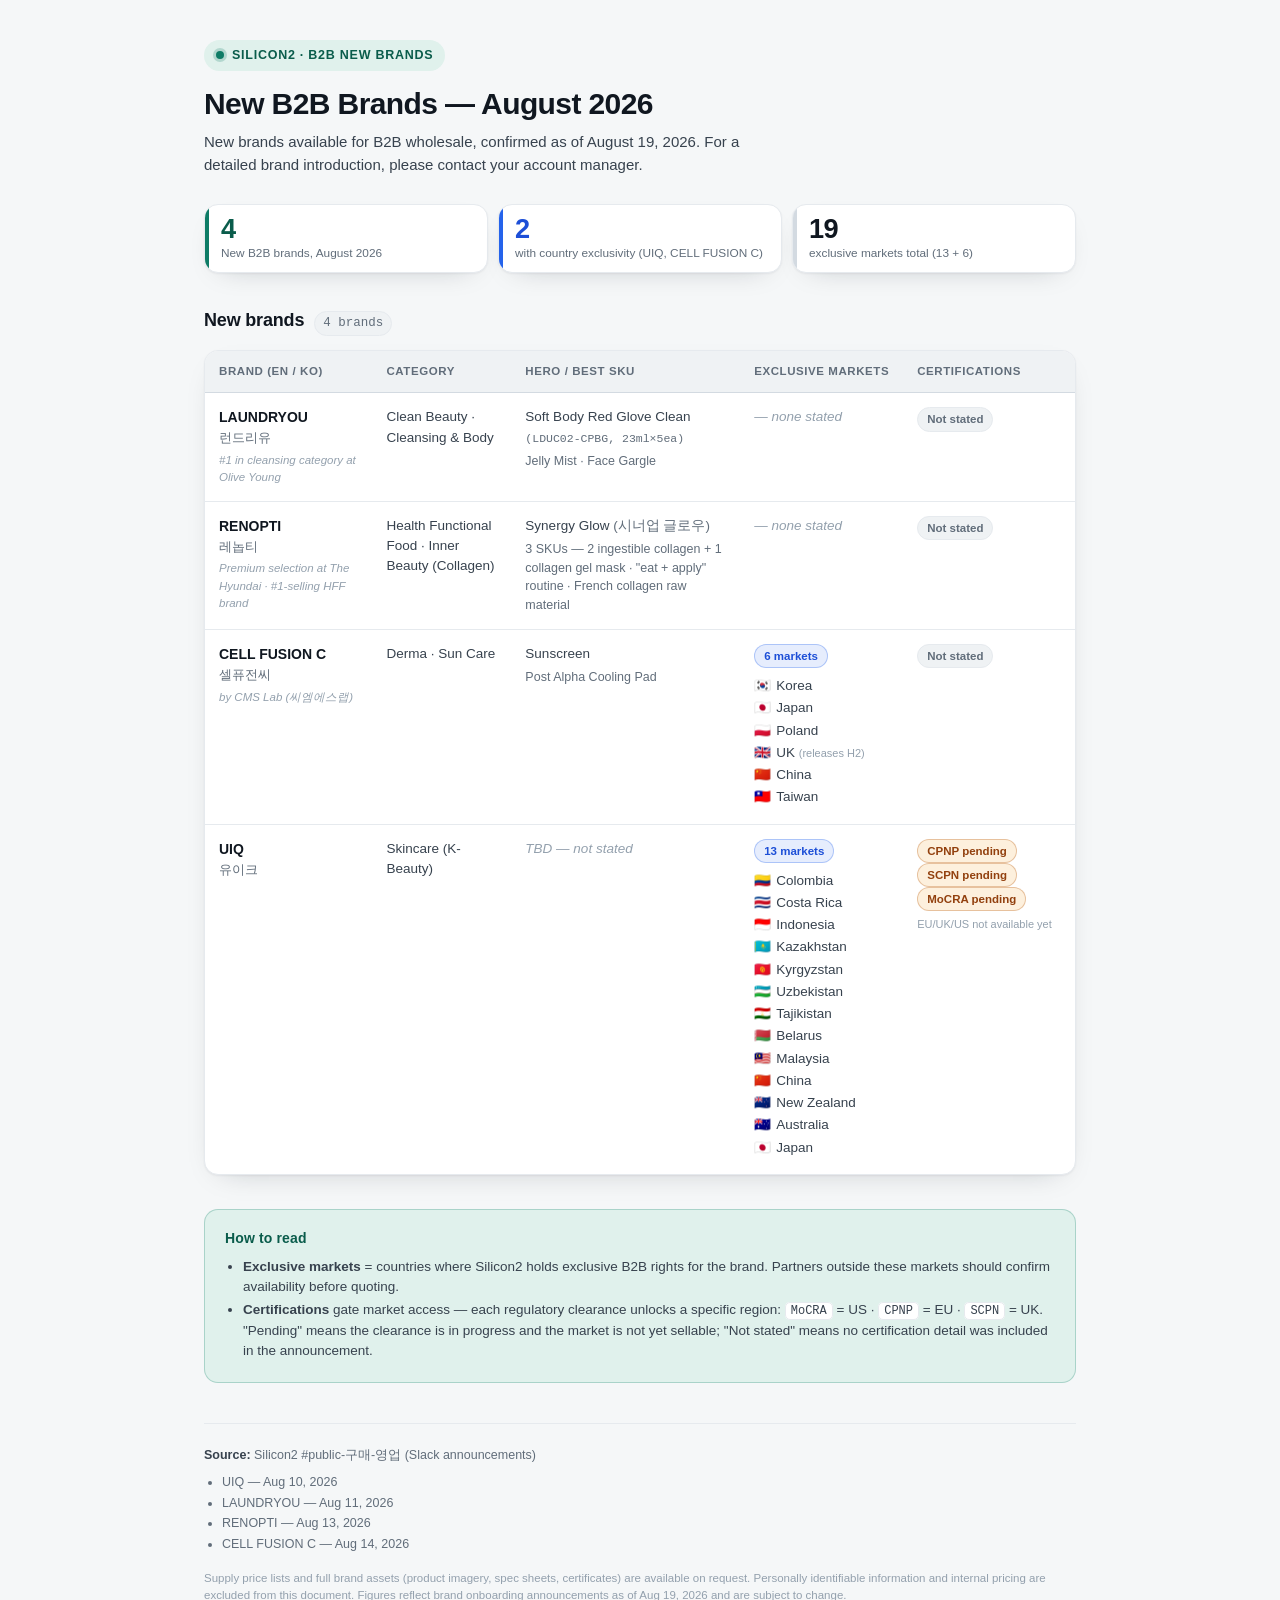
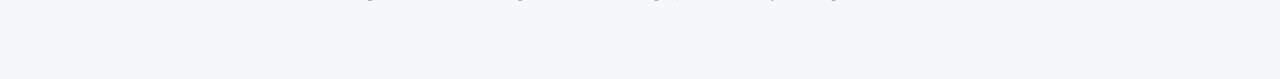
<file: assets/cases/step10/files/monthly_new_brands.html>
<!doctype html>
<html lang="en">
<head>
<meta charset="utf-8">
<meta name="viewport" content="width=device-width, initial-scale=1">
<title>New B2B Brands — August 2026</title>
<style>
:root{
  --bg:#f5f7f8; --surface:#ffffff; --surface-2:#eff2f4;
  --ink:#101720; --ink-2:#37424e; --muted:#616d7a; --faint:#93a0ad;
  --line:#e6eaee; --line-2:#d3dae1;
  --accent:#0e7c66; --accent-ink:#0a5c4b; --accent-soft:#e0f1ec;
  --new:#2563eb; --new-soft:#e6edfd; --new-ink:#1d4fd7;
  --amber:#b45309; --amber-soft:#fdf0dd; --amber-ink:#92400e;
  --shadow:0 1px 2px rgba(16,23,32,.05), 0 10px 30px -18px rgba(16,23,32,.28);
  --r:14px;
  --sans:-apple-system,BlinkMacSystemFont,"Segoe UI",Roboto,"Helvetica Neue","Malgun Gothic","Apple SD Gothic Neo",Arial,sans-serif;
  --mono:"SF Mono",ui-monospace,"Cascadia Mono","Segoe UI Mono","Roboto Mono",Menlo,Consolas,monospace;
}
@media (prefers-color-scheme:dark){ :root:not([data-theme="light"]){
  --bg:#0c1116; --surface:#141b22; --surface-2:#1b232c;
  --ink:#e9eef3; --ink-2:#c3ccd5; --muted:#8a97a4; --faint:#647180;
  --line:#232d38; --line-2:#313d4a;
  --accent:#3ec6a6; --accent-ink:#7fe0c8; --accent-soft:#12302a;
  --new:#5b8bff; --new-soft:#16233f; --new-ink:#9db8ff;
  --amber:#f0b357; --amber-soft:#33260f; --amber-ink:#f4c987;
  --shadow:0 1px 2px rgba(0,0,0,.35), 0 14px 34px -20px rgba(0,0,0,.7);
}}
:root[data-theme="dark"]{ --bg:#0c1116; --surface:#141b22; --surface-2:#1b232c; --ink:#e9eef3; --ink-2:#c3ccd5; --muted:#8a97a4; --faint:#647180; --line:#232d38; --line-2:#313d4a; --accent:#3ec6a6; --accent-ink:#7fe0c8; --accent-soft:#12302a; --new:#5b8bff; --new-soft:#16233f; --new-ink:#9db8ff; --amber:#f0b357; --amber-soft:#33260f; --amber-ink:#f4c987; --shadow:0 1px 2px rgba(0,0,0,.35), 0 14px 34px -20px rgba(0,0,0,.7); }

*{box-sizing:border-box}
html{-webkit-text-size-adjust:100%}
body{
  margin:0; background:var(--bg); color:var(--ink);
  font-family:var(--sans); line-height:1.5;
  -webkit-font-smoothing:antialiased; text-rendering:optimizeLegibility;
}
.wrap{max-width:920px; margin:0 auto; padding:40px 24px 64px}

/* header */
header.top{margin-bottom:28px}
.eyebrow{
  display:inline-flex; align-items:center; gap:8px;
  font-size:12.5px; font-weight:650; letter-spacing:.06em; text-transform:uppercase;
  color:var(--accent-ink); background:var(--accent-soft);
  padding:6px 12px; border-radius:999px;
}
.eyebrow .dot{width:8px; height:8px; border-radius:50%; background:var(--accent); box-shadow:0 0 0 3px color-mix(in srgb,var(--accent) 22%, transparent)}
h1{font-size:30px; line-height:1.15; margin:16px 0 10px; letter-spacing:-.02em; font-weight:750}
.sub{color:var(--ink-2); font-size:15px; max-width:70ch; margin:0 0 16px}
.scope{display:flex; flex-wrap:wrap; gap:8px; margin-bottom:16px}
.scope .pill{
  font-size:12.5px; color:var(--ink-2); background:var(--surface); border:1px solid var(--line);
  padding:5px 11px; border-radius:999px; font-weight:550;
}
.asof{
  font-size:12.5px; color:var(--muted); font-family:var(--mono);
  background:var(--surface-2); border:1px solid var(--line);
  border-radius:10px; padding:9px 13px;
}

/* stats */
.stats{display:grid; grid-template-columns:repeat(3,1fr); gap:10px; margin:16px 0}
.stat{
  background:var(--surface); border:1px solid var(--line); border-radius:var(--r);
  padding:10px 16px; box-shadow:var(--shadow); position:relative; overflow:hidden;
}
.stat::before{content:""; position:absolute; left:0; top:0; bottom:0; width:4px; background:var(--line-2)}
.stat.accent::before{background:var(--accent)}
.stat.new::before{background:var(--new)}
.stat .n{font-size:clamp(1.35rem, 2.4vw, 1.7rem); font-weight:770; letter-spacing:-.02em; line-height:1}
.stat.accent .n{color:var(--accent-ink)}
.stat.new .n{color:var(--new-ink)}
.stat .label{margin-top:4px; font-size:.74rem; color:var(--muted); line-height:1.35}

/* sections */
section{margin-top:34px}
.sh{display:flex; align-items:baseline; gap:10px; margin-bottom:14px}
.sh h2{font-size:18px; font-weight:700; letter-spacing:-.01em; margin:0}
.sh .cnt{font-size:12.5px; color:var(--muted); font-family:var(--mono); background:var(--surface-2); border:1px solid var(--line); padding:2px 8px; border-radius:999px}

/* panel + table */
.panel{background:var(--surface); border:1px solid var(--line); border-radius:var(--r); box-shadow:var(--shadow); overflow:hidden}
.scroll{overflow-x:auto}
table{width:100%; border-collapse:collapse; font-size:13.5px; min-width:760px}
thead th{
  text-align:left; font-size:11.5px; font-weight:650; letter-spacing:.05em; text-transform:uppercase;
  color:var(--muted); background:var(--surface-2);
  padding:12px 14px; border-bottom:1px solid var(--line-2); white-space:nowrap; position:sticky; top:0;
}
tbody td{padding:14px; border-bottom:1px solid var(--line); vertical-align:top; color:var(--ink-2)}
tbody tr:last-child td{border-bottom:none}
tbody tr:hover{background:var(--accent-soft)}
.brand-en{font-weight:680; color:var(--ink); font-size:14px}
.brand-ko{color:var(--muted); font-size:12.5px; margin-top:1px}
.brand-note{color:var(--faint); font-size:11.5px; margin-top:4px; font-style:italic}
.mk{display:block; margin-bottom:2px; line-height:1.5}
.mk .fl{margin-right:5px}
.tbd{color:var(--faint); font-style:italic}

/* badges */
.badge{display:inline-block; font-size:11.5px; font-weight:600; padding:3px 9px; border-radius:999px; line-height:1.4; border:1px solid transparent}
.badge.amber{color:var(--amber-ink); background:var(--amber-soft); border-color:color-mix(in srgb,var(--amber) 30%, transparent)}
.badge.muted{color:var(--muted); background:var(--surface-2); border-color:var(--line)}
.badge.new{color:var(--new-ink); background:var(--new-soft); border-color:color-mix(in srgb,var(--new) 30%, transparent)}
.cert-note{color:var(--faint); font-size:11px; margin-top:5px}

/* mobile cards */
.cards{display:none; padding:12px; gap:12px; flex-direction:column}
.card{background:var(--surface-2); border:1px solid var(--line); border-radius:12px; padding:14px}
.card-brand{display:flex; align-items:baseline; gap:8px; flex-wrap:wrap; margin-bottom:10px}
.card-brand .en{font-weight:700; color:var(--ink); font-size:15px}
.card-brand .ko{color:var(--muted); font-size:12.5px}
.cb-meta{margin:0; display:grid; grid-template-columns:auto 1fr; gap:6px 14px}
.cb-meta dt{color:var(--faint); font-size:11px; font-weight:600; letter-spacing:.03em; text-transform:uppercase; padding-top:1px}
.cb-meta dd{margin:0; color:var(--ink-2); font-size:13px}

/* note box */
.note{
  background:var(--accent-soft); border:1px solid color-mix(in srgb,var(--accent) 26%, transparent);
  border-radius:var(--r); padding:18px 20px; margin-top:34px;
}
.note h3{margin:0 0 8px; font-size:14px; font-weight:700; color:var(--accent-ink); letter-spacing:.01em}
.note p{margin:0; font-size:13.5px; color:var(--ink-2)}
.note ul{margin:8px 0 0; padding-left:18px; font-size:13.5px; color:var(--ink-2)}
.note li{margin:3px 0}
.note code{font-family:var(--mono); font-size:12px; background:var(--surface); padding:1px 5px; border-radius:5px; border:1px solid var(--line)}

/* footer */
footer{margin-top:40px; padding-top:22px; border-top:1px solid var(--line)}
.srcs{font-size:12.5px; color:var(--muted)}
.srcs .lbl{font-weight:650; color:var(--ink-2)}
.srcs ul{margin:8px 0 0; padding-left:18px}
.srcs li{margin:2px 0}
.disc{margin-top:16px; font-size:11.5px; color:var(--faint); line-height:1.5}

@media (max-width:720px){
  .wrap{padding:28px 16px 48px}
  h1{font-size:24px}
  .stats{grid-template-columns:1fr; gap:10px}
  .scroll{display:none}
  .cards{display:flex}
}
</style>
</head>
<body>
<div class="wrap">

  <header class="top">
    <span class="eyebrow"><span class="dot"></span>Silicon2 · B2B New Brands</span>
    <h1>New B2B Brands — August 2026</h1>
    <p class="sub">New brands available for B2B wholesale, confirmed as of August 19, 2026. For a detailed brand introduction, please contact your account manager.</p>
  </header>

  <div class="stats">
    <div class="stat accent">
      <div class="n">4</div>
      <div class="label">New B2B brands, August 2026</div>
    </div>
    <div class="stat new">
      <div class="n">2</div>
      <div class="label">with country exclusivity (UIQ, CELL FUSION C)</div>
    </div>
    <div class="stat">
      <div class="n">19</div>
      <div class="label">exclusive markets total (13 + 6)</div>
    </div>
  </div>

  <section>
    <div class="sh">
      <h2>New brands</h2>
      <span class="cnt">4 brands</span>
    </div>
    <div class="panel">
      <div class="scroll">
        <table>
          <thead>
            <tr>
              <th>Brand (EN / KO)</th>
              <th>Category</th>
              <th>Hero / Best SKU</th>
              <th>Exclusive markets</th>
              <th>Certifications</th>
            </tr>
          </thead>
          <tbody>
            <tr>
              <td>
                <div class="brand-en">LAUNDRYOU</div>
                <div class="brand-ko">런드리유</div>
                <div class="brand-note">#1 in cleansing category at Olive Young</div>
              </td>
              <td>Clean Beauty · Cleansing &amp; Body</td>
              <td>
                Soft Body Red Glove Clean <span style="font-family:var(--mono);font-size:11.5px;color:var(--muted)">(LDUC02-CPBG, 23ml×5ea)</span>
                <div style="color:var(--muted);margin-top:4px;font-size:12.5px">Jelly Mist · Face Gargle</div>
              </td>
              <td><span class="tbd">— none stated</span></td>
              <td><span class="badge muted">Not stated</span></td>
            </tr>
            <tr>
              <td>
                <div class="brand-en">RENOPTI</div>
                <div class="brand-ko">레놉티</div>
                <div class="brand-note">Premium selection at The Hyundai · #1-selling HFF brand</div>
              </td>
              <td>Health Functional Food · Inner Beauty (Collagen)</td>
              <td>
                Synergy Glow <span style="color:var(--muted)">(시너업 글로우)</span>
                <div style="color:var(--muted);margin-top:4px;font-size:12.5px">3 SKUs — 2 ingestible collagen + 1 collagen gel mask · "eat + apply" routine · French collagen raw material</div>
              </td>
              <td><span class="tbd">— none stated</span></td>
              <td><span class="badge muted">Not stated</span></td>
            </tr>
            <tr>
              <td>
                <div class="brand-en">CELL FUSION C</div>
                <div class="brand-ko">셀퓨전씨</div>
                <div class="brand-note">by CMS Lab (씨엠에스랩)</div>
              </td>
              <td>Derma · Sun Care</td>
              <td>
                Sunscreen
                <div style="color:var(--muted);margin-top:4px;font-size:12.5px">Post Alpha Cooling Pad</div>
              </td>
              <td>
                <span class="badge new">6 markets</span>
                <div style="margin-top:8px">
                  <span class="mk"><span class="fl">🇰🇷</span>Korea</span>
                  <span class="mk"><span class="fl">🇯🇵</span>Japan</span>
                  <span class="mk"><span class="fl">🇵🇱</span>Poland</span>
                  <span class="mk"><span class="fl">🇬🇧</span>UK <span style="color:var(--faint);font-size:11px">(releases H2)</span></span>
                  <span class="mk"><span class="fl">🇨🇳</span>China</span>
                  <span class="mk"><span class="fl">🇹🇼</span>Taiwan</span>
                </div>
              </td>
              <td><span class="badge muted">Not stated</span></td>
            </tr>
            <tr>
              <td>
                <div class="brand-en">UIQ</div>
                <div class="brand-ko">유이크</div>
              </td>
              <td>Skincare (K-Beauty)</td>
              <td><span class="tbd">TBD — not stated</span></td>
              <td>
                <span class="badge new">13 markets</span>
                <div style="margin-top:8px">
                  <span class="mk"><span class="fl">🇨🇴</span>Colombia</span>
                  <span class="mk"><span class="fl">🇨🇷</span>Costa Rica</span>
                  <span class="mk"><span class="fl">🇮🇩</span>Indonesia</span>
                  <span class="mk"><span class="fl">🇰🇿</span>Kazakhstan</span>
                  <span class="mk"><span class="fl">🇰🇬</span>Kyrgyzstan</span>
                  <span class="mk"><span class="fl">🇺🇿</span>Uzbekistan</span>
                  <span class="mk"><span class="fl">🇹🇯</span>Tajikistan</span>
                  <span class="mk"><span class="fl">🇧🇾</span>Belarus</span>
                  <span class="mk"><span class="fl">🇲🇾</span>Malaysia</span>
                  <span class="mk"><span class="fl">🇨🇳</span>China</span>
                  <span class="mk"><span class="fl">🇳🇿</span>New Zealand</span>
                  <span class="mk"><span class="fl">🇦🇺</span>Australia</span>
                  <span class="mk"><span class="fl">🇯🇵</span>Japan</span>
                </div>
              </td>
              <td>
                <span class="badge amber">CPNP pending</span>
                <span class="badge amber">SCPN pending</span>
                <span class="badge amber">MoCRA pending</span>
                <div class="cert-note">EU/UK/US not available yet</div>
              </td>
            </tr>
          </tbody>
        </table>
      </div>

      <div class="cards">
        <div class="card">
          <div class="card-brand"><span class="en">LAUNDRYOU</span><span class="ko">런드리유</span></div>
          <dl class="cb-meta">
            <dt>Category</dt><dd>Clean Beauty · Cleansing &amp; Body</dd>
            <dt>Hero SKU</dt><dd>Soft Body Red Glove Clean (LDUC02-CPBG, 23ml×5ea) · Jelly Mist · Face Gargle</dd>
            <dt>Exclusive</dt><dd><span class="tbd">— none stated</span></dd>
            <dt>Certs</dt><dd><span class="badge muted">Not stated</span></dd>
            <dt>Note</dt><dd>#1 in cleansing category at Olive Young</dd>
            <dt>Announced</dt><dd>Aug 11, 2026</dd>
          </dl>
        </div>
        <div class="card">
          <div class="card-brand"><span class="en">RENOPTI</span><span class="ko">레놉티</span></div>
          <dl class="cb-meta">
            <dt>Category</dt><dd>Health Functional Food · Inner Beauty (Collagen)</dd>
            <dt>Hero SKU</dt><dd>Synergy Glow (시너업 글로우) · 3 SKUs (2 ingestible collagen + 1 collagen gel mask), "eat + apply" routine · French collagen raw material</dd>
            <dt>Exclusive</dt><dd><span class="tbd">— none stated</span></dd>
            <dt>Certs</dt><dd><span class="badge muted">Not stated</span></dd>
            <dt>Note</dt><dd>Premium selection at The Hyundai · #1-selling HFF brand</dd>
            <dt>Announced</dt><dd>Aug 13, 2026</dd>
          </dl>
        </div>
        <div class="card">
          <div class="card-brand"><span class="en">CELL FUSION C</span><span class="ko">셀퓨전씨</span></div>
          <dl class="cb-meta">
            <dt>Category</dt><dd>Derma · Sun Care (by CMS Lab / 씨엠에스랩)</dd>
            <dt>Hero SKU</dt><dd>Sunscreen · Post Alpha Cooling Pad</dd>
            <dt>Exclusive</dt><dd><span class="badge new">6 markets</span><br>🇰🇷 Korea · 🇯🇵 Japan · 🇵🇱 Poland · 🇬🇧 UK (releases H2) · 🇨🇳 China · 🇹🇼 Taiwan</dd>
            <dt>Certs</dt><dd><span class="badge muted">Not stated</span></dd>
            <dt>Announced</dt><dd>Aug 14, 2026</dd>
          </dl>
        </div>
        <div class="card">
          <div class="card-brand"><span class="en">UIQ</span><span class="ko">유이크</span></div>
          <dl class="cb-meta">
            <dt>Category</dt><dd>Skincare (K-Beauty)</dd>
            <dt>Hero SKU</dt><dd><span class="tbd">TBD — not stated</span></dd>
            <dt>Exclusive</dt><dd><span class="badge new">13 markets</span><br>🇨🇴 Colombia · 🇨🇷 Costa Rica · 🇮🇩 Indonesia · 🇰🇿 Kazakhstan · 🇰🇬 Kyrgyzstan · 🇺🇿 Uzbekistan · 🇹🇯 Tajikistan · 🇧🇾 Belarus · 🇲🇾 Malaysia · 🇨🇳 China · 🇳🇿 New Zealand · 🇦🇺 Australia · 🇯🇵 Japan</dd>
            <dt>Certs</dt><dd><span class="badge amber">CPNP pending</span> <span class="badge amber">SCPN pending</span> <span class="badge amber">MoCRA pending</span><div class="cert-note">EU/UK/US not available yet</div></dd>
            <dt>Announced</dt><dd>Aug 10, 2026</dd>
          </dl>
        </div>
      </div>
    </div>
  </section>

  <div class="note">
    <h3>How to read</h3>
    <ul>
      <li><strong>Exclusive markets</strong> = countries where Silicon2 holds exclusive B2B rights for the brand. Partners outside these markets should confirm availability before quoting.</li>
      <li><strong>Certifications</strong> gate market access — each regulatory clearance unlocks a specific region: <code>MoCRA</code> = US · <code>CPNP</code> = EU · <code>SCPN</code> = UK. "Pending" means the clearance is in progress and the market is not yet sellable; "Not stated" means no certification detail was included in the announcement.</li>
    </ul>
  </div>

  <footer>
    <div class="srcs">
      <span class="lbl">Source:</span> Silicon2 #public-구매-영업 (Slack announcements)
      <ul>
        <li>UIQ — Aug 10, 2026</li>
        <li>LAUNDRYOU — Aug 11, 2026</li>
        <li>RENOPTI — Aug 13, 2026</li>
        <li>CELL FUSION C — Aug 14, 2026</li>
      </ul>
    </div>
    <p class="disc">Supply price lists and full brand assets (product imagery, spec sheets, certificates) are available on request. Personally identifiable information and internal pricing are excluded from this document. Figures reflect brand onboarding announcements as of Aug 19, 2026 and are subject to change.</p>
  </footer>

</div>
</body>
</html>
</file>
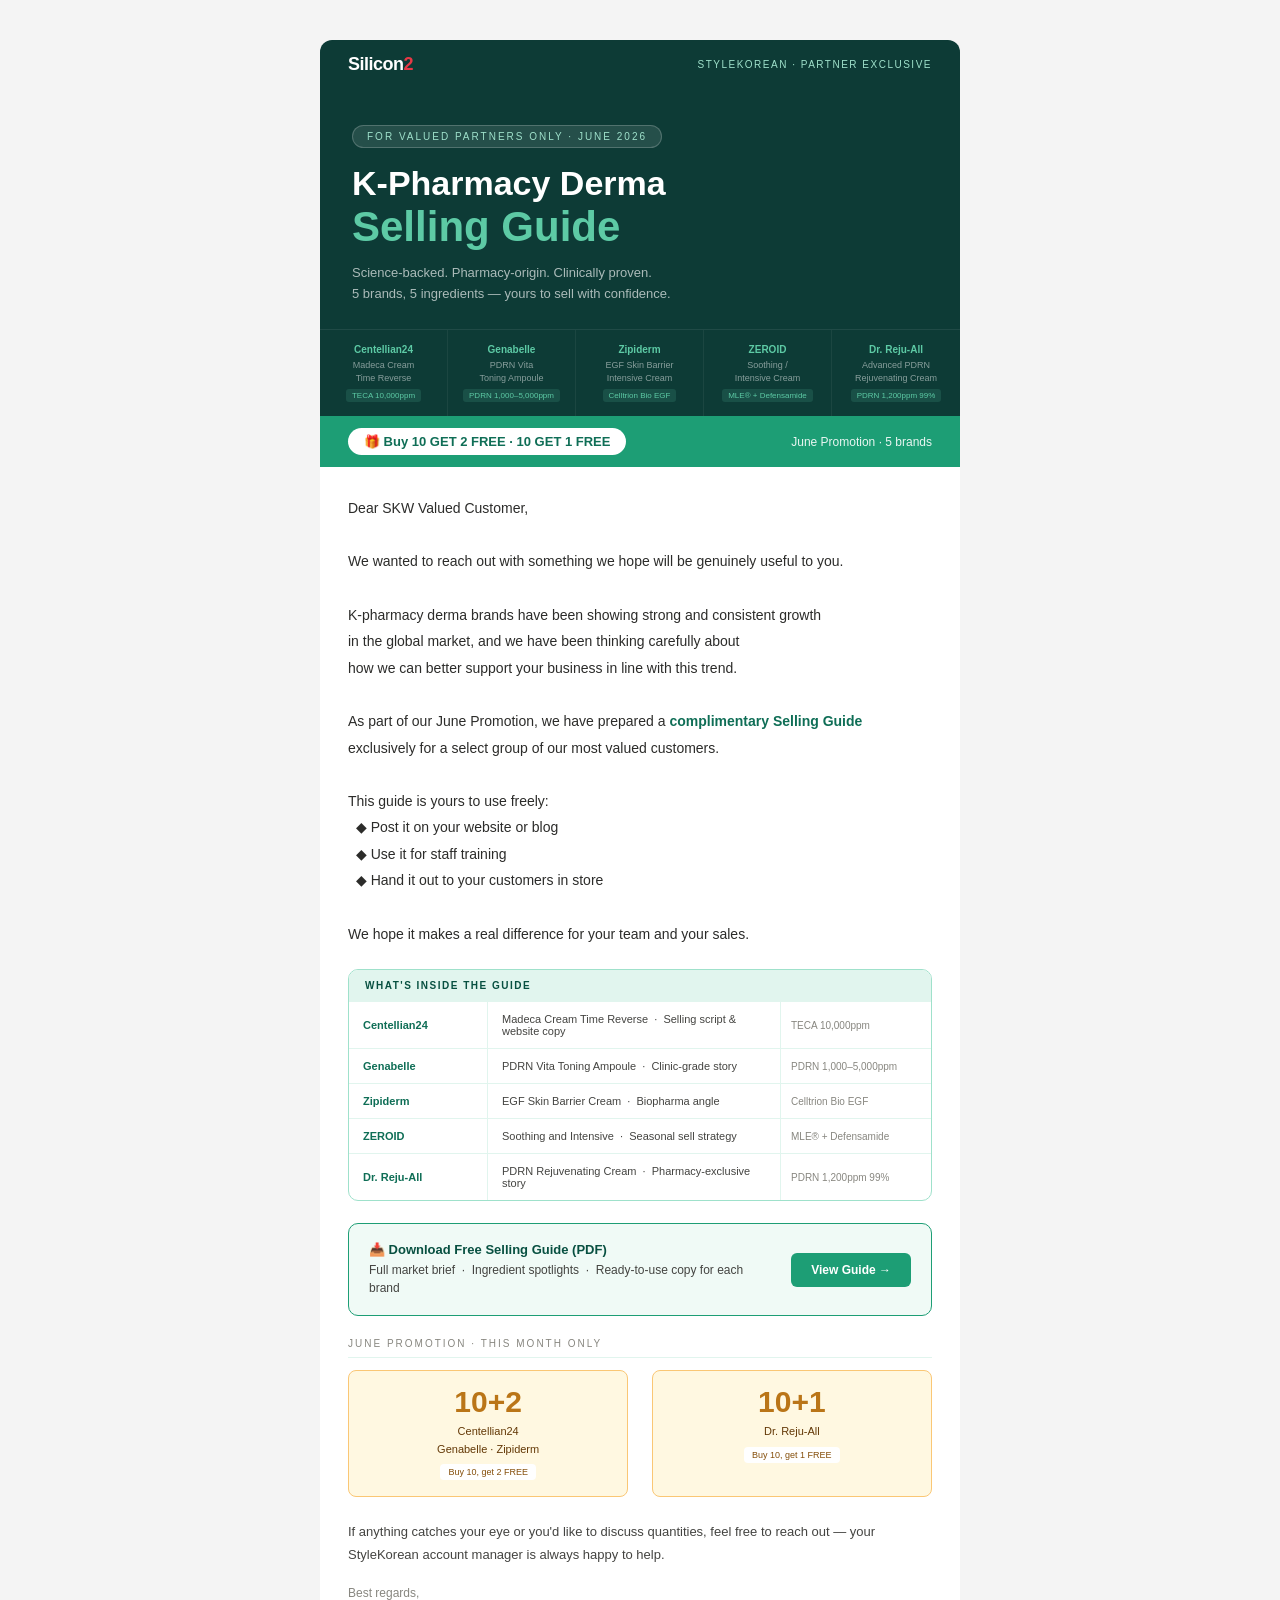
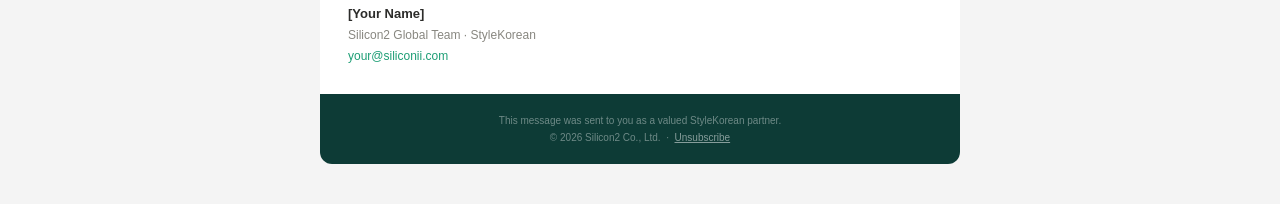
<file: assets/cases/step12/files/derma_promotion_bulk_mail.html>
<!DOCTYPE html>
<html lang="en">
<head>
<meta charset="UTF-8">
<meta name="viewport" content="width=device-width, initial-scale=1.0">
<title>K-Derma Selling Guide · StyleKorean</title>
</head>
<body style="margin:0;padding:20px 0;background:#f4f4f4;font-family:Arial,Helvetica,sans-serif;">

<table width="100%" cellpadding="0" cellspacing="0" border="0" style="background:#f4f4f4;">
<tr><td align="center" style="padding:20px 0;">

<table width="640" cellpadding="0" cellspacing="0" border="0" style="max-width:640px;width:100%;background:#ffffff;border-radius:12px;overflow:hidden;">

  <!-- TOP BAR -->
  <tr>
    <td style="background:#0D3B36;padding:14px 28px;">
      <table width="100%" cellpadding="0" cellspacing="0" border="0">
        <tr>
          <td style="color:#ffffff;font-size:18px;font-weight:700;letter-spacing:-0.5px;">
            Silicon<span style="color:#E63946;">2</span>
          </td>
          <td align="right" style="color:#9FE1CB;font-size:10px;letter-spacing:1.5px;text-transform:uppercase;">
            StyleKorean · Partner Exclusive
          </td>
        </tr>
      </table>
    </td>
  </tr>

  <!-- HERO -->
  <tr>
    <td style="background:#0D3B36;padding:36px 32px 0;">
      <div style="display:inline-block;background:rgba(255,255,255,0.1);border:1px solid rgba(255,255,255,0.2);color:#9FE1CB;font-size:10px;letter-spacing:2px;text-transform:uppercase;padding:5px 14px;border-radius:20px;margin-bottom:16px;">
        For Valued Partners Only · June 2026
      </div>
      <div style="color:#ffffff;font-size:34px;font-weight:800;line-height:1.15;margin-bottom:4px;">
        K-Pharmacy Derma<br>
        <span style="color:#5DCAA5;font-size:42px;">Selling Guide</span>
      </div>
      <div style="color:rgba(255,255,255,0.65);font-size:13px;margin:12px 0 24px;line-height:1.6;">
        Science-backed. Pharmacy-origin. Clinically proven.<br>
        5 brands, 5 ingredients — yours to sell with confidence.
      </div>
    </td>
  </tr>

  <!-- 5 BRAND STRIP -->
  <tr>
    <td style="background:#0D3B36;padding:0;border-top:1px solid rgba(255,255,255,0.08);">
      <table width="100%" cellpadding="0" cellspacing="0" border="0">
        <tr>
          <td width="20%" style="padding:14px 10px;border-right:1px solid rgba(255,255,255,0.06);text-align:center;vertical-align:top;">
            <div style="color:#5DCAA5;font-size:10px;font-weight:700;margin-bottom:4px;">Centellian24</div>
            <div style="color:rgba(255,255,255,0.5);font-size:9px;line-height:1.4;">Madeca Cream<br>Time Reverse</div>
            <div style="display:inline-block;margin-top:5px;background:rgba(93,202,165,0.15);color:#5DCAA5;font-size:8px;padding:2px 6px;border-radius:3px;">TECA 10,000ppm</div>
          </td>
          <td width="20%" style="padding:14px 10px;border-right:1px solid rgba(255,255,255,0.06);text-align:center;vertical-align:top;">
            <div style="color:#5DCAA5;font-size:10px;font-weight:700;margin-bottom:4px;">Genabelle</div>
            <div style="color:rgba(255,255,255,0.5);font-size:9px;line-height:1.4;">PDRN Vita<br>Toning Ampoule</div>
            <div style="display:inline-block;margin-top:5px;background:rgba(93,202,165,0.15);color:#5DCAA5;font-size:8px;padding:2px 6px;border-radius:3px;">PDRN 1,000–5,000ppm</div>
          </td>
          <td width="20%" style="padding:14px 10px;border-right:1px solid rgba(255,255,255,0.06);text-align:center;vertical-align:top;">
            <div style="color:#5DCAA5;font-size:10px;font-weight:700;margin-bottom:4px;">Zipiderm</div>
            <div style="color:rgba(255,255,255,0.5);font-size:9px;line-height:1.4;">EGF Skin Barrier<br>Intensive Cream</div>
            <div style="display:inline-block;margin-top:5px;background:rgba(93,202,165,0.15);color:#5DCAA5;font-size:8px;padding:2px 6px;border-radius:3px;">Celltrion Bio EGF</div>
          </td>
          <td width="20%" style="padding:14px 10px;border-right:1px solid rgba(255,255,255,0.06);text-align:center;vertical-align:top;">
            <div style="color:#5DCAA5;font-size:10px;font-weight:700;margin-bottom:4px;">ZEROID</div>
            <div style="color:rgba(255,255,255,0.5);font-size:9px;line-height:1.4;">Soothing /<br>Intensive Cream</div>
            <div style="display:inline-block;margin-top:5px;background:rgba(93,202,165,0.15);color:#5DCAA5;font-size:8px;padding:2px 6px;border-radius:3px;">MLE® + Defensamide</div>
          </td>
          <td width="20%" style="padding:14px 10px;text-align:center;vertical-align:top;">
            <div style="color:#5DCAA5;font-size:10px;font-weight:700;margin-bottom:4px;">Dr. Reju-All</div>
            <div style="color:rgba(255,255,255,0.5);font-size:9px;line-height:1.4;">Advanced PDRN<br>Rejuvenating Cream</div>
            <div style="display:inline-block;margin-top:5px;background:rgba(93,202,165,0.15);color:#5DCAA5;font-size:8px;padding:2px 6px;border-radius:3px;">PDRN 1,200ppm 99%</div>
          </td>
        </tr>
      </table>
    </td>
  </tr>

  <!-- PROMO STRIP -->
  <tr>
    <td style="background:#1D9E75;padding:12px 28px;">
      <table width="100%" cellpadding="0" cellspacing="0" border="0">
        <tr>
          <td>
            <span style="background:#ffffff;color:#0F6E56;font-size:13px;font-weight:800;padding:6px 16px;border-radius:20px;display:inline-block;">🎁 Buy 10 GET 2 FREE · 10 GET 1 FREE</span>
          </td>
          <td align="right" style="color:rgba(255,255,255,0.9);font-size:12px;">
            June Promotion · 5 brands
          </td>
        </tr>
      </table>
    </td>
  </tr>

  <!-- BODY -->
  <tr>
    <td style="padding:28px 28px 0;">

      <!-- GREETING -->
      <p style="font-size:14px;color:#2C2C2A;line-height:1.9;margin:0 0 22px;">
        Dear SKW Valued Customer,
        <br><br>
        We wanted to reach out with something we hope will be genuinely useful to you.
        <br><br>
        K-pharmacy derma brands have been showing strong and consistent growth
        <br>
        in the global market, and we have been thinking carefully about
        <br>
        how we can better support your business in line with this trend.
        <br><br>
        As part of our June Promotion, we have prepared a
        <strong style="color:#0F6E56;">complimentary Selling Guide</strong>
        <br>
        exclusively for a select group of our most valued customers.
        <br><br>
        This guide is yours to use freely:
        <br>
        &nbsp;&nbsp;◆ Post it on your website or blog
        <br>
        &nbsp;&nbsp;◆ Use it for staff training
        <br>
        &nbsp;&nbsp;◆ Hand it out to your customers in store
        <br><br>
        We hope it makes a real difference for your team and your sales.
      </p>

      <!-- WHAT'S INSIDE -->
      <table width="100%" cellpadding="0" cellspacing="0" border="0" style="border:0.5px solid #9FE1CB;border-radius:10px;overflow:hidden;margin-bottom:22px;">
        <tr>
          <td colspan="3" style="background:#E1F5EE;padding:10px 16px;font-size:10px;font-weight:700;color:#085041;letter-spacing:1.5px;text-transform:uppercase;">
            What's Inside the Guide
          </td>
        </tr>
        <tr>
          <td width="110" style="padding:11px 14px;font-size:11px;font-weight:700;color:#0F6E56;border-top:0.5px solid #E1F5EE;border-right:0.5px solid #E1F5EE;">Centellian24</td>
          <td style="padding:11px 14px;font-size:11px;color:#444441;border-top:0.5px solid #E1F5EE;">Madeca Cream Time Reverse &nbsp;·&nbsp; Selling script &amp; website copy</td>
          <td width="130" style="padding:11px 10px;font-size:10px;color:#888780;border-top:0.5px solid #E1F5EE;border-left:0.5px solid #E1F5EE;">TECA 10,000ppm</td>
        </tr>
        <tr>
          <td style="padding:11px 14px;font-size:11px;font-weight:700;color:#0F6E56;border-top:0.5px solid #E1F5EE;border-right:0.5px solid #E1F5EE;">Genabelle</td>
          <td style="padding:11px 14px;font-size:11px;color:#444441;border-top:0.5px solid #E1F5EE;">PDRN Vita Toning Ampoule &nbsp;·&nbsp; Clinic-grade story</td>
          <td style="padding:11px 10px;font-size:10px;color:#888780;border-top:0.5px solid #E1F5EE;border-left:0.5px solid #E1F5EE;">PDRN 1,000–5,000ppm</td>
        </tr>
        <tr>
          <td style="padding:11px 14px;font-size:11px;font-weight:700;color:#0F6E56;border-top:0.5px solid #E1F5EE;border-right:0.5px solid #E1F5EE;">Zipiderm</td>
          <td style="padding:11px 14px;font-size:11px;color:#444441;border-top:0.5px solid #E1F5EE;">EGF Skin Barrier Cream &nbsp;·&nbsp; Biopharma angle</td>
          <td style="padding:11px 10px;font-size:10px;color:#888780;border-top:0.5px solid #E1F5EE;border-left:0.5px solid #E1F5EE;">Celltrion Bio EGF</td>
        </tr>
        <tr>
          <td style="padding:11px 14px;font-size:11px;font-weight:700;color:#0F6E56;border-top:0.5px solid #E1F5EE;border-right:0.5px solid #E1F5EE;">ZEROID</td>
          <td style="padding:11px 14px;font-size:11px;color:#444441;border-top:0.5px solid #E1F5EE;">Soothing and Intensive &nbsp;·&nbsp; Seasonal sell strategy</td>
          <td style="padding:11px 10px;font-size:10px;color:#888780;border-top:0.5px solid #E1F5EE;border-left:0.5px solid #E1F5EE;">MLE® + Defensamide</td>
        </tr>
        <tr>
          <td style="padding:11px 14px;font-size:11px;font-weight:700;color:#0F6E56;border-top:0.5px solid #E1F5EE;border-right:0.5px solid #E1F5EE;">Dr. Reju-All</td>
          <td style="padding:11px 14px;font-size:11px;color:#444441;border-top:0.5px solid #E1F5EE;">PDRN Rejuvenating Cream &nbsp;·&nbsp; Pharmacy-exclusive story</td>
          <td style="padding:11px 10px;font-size:10px;color:#888780;border-top:0.5px solid #E1F5EE;border-left:0.5px solid #E1F5EE;">PDRN 1,200ppm 99%</td>
        </tr>
      </table>

      <!-- CTA -->
      <table width="100%" cellpadding="0" cellspacing="0" border="0" style="background:#F0FAF6;border:1.5px solid #1D9E75;border-radius:10px;margin-bottom:22px;">
        <tr>
          <td style="padding:18px 20px;">
            <table width="100%" cellpadding="0" cellspacing="0" border="0">
              <tr>
                <td style="vertical-align:middle;">
                  <div style="font-size:13px;font-weight:700;color:#085041;margin-bottom:4px;">📥 Download Free Selling Guide (PDF)</div>
                  <div style="font-size:12px;color:#444441;line-height:1.5;">Full market brief &nbsp;·&nbsp; Ingredient spotlights &nbsp;·&nbsp; Ready-to-use copy for each brand</div>
                </td>
                <td align="right" style="vertical-align:middle;padding-left:16px;">
                  <a href="[LITT.LY_TRACKING_LINK]" style="background:#1D9E75;color:#ffffff;font-size:12px;font-weight:700;padding:10px 20px;border-radius:6px;text-decoration:none;display:inline-block;white-space:nowrap;">View Guide →</a>
                </td>
              </tr>
            </table>
          </td>
        </tr>
      </table>

      <!-- PROMO SECTION -->
      <div style="font-size:10px;letter-spacing:2px;text-transform:uppercase;color:#888780;margin-bottom:12px;padding-bottom:8px;border-bottom:0.5px solid #E1F5EE;">
        June Promotion · This Month Only
      </div>
      <table width="100%" cellpadding="0" cellspacing="0" border="0" style="margin-bottom:24px;">
        <tr>
          <td width="48%" style="background:#FFF8E1;border:0.5px solid #FAC775;border-radius:8px;padding:16px;text-align:center;vertical-align:top;">
            <div style="font-size:30px;font-weight:800;color:#BA7517;line-height:1;">10+2</div>
            <div style="font-size:11px;color:#633806;margin-top:6px;line-height:1.6;">Centellian24<br>Genabelle · Zipiderm</div>
            <div style="display:inline-block;font-size:9px;color:#854F0B;margin-top:6px;background:#ffffff;border-radius:4px;padding:3px 8px;">Buy 10, get 2 FREE</div>
          </td>
          <td width="4%"></td>
          <td width="48%" style="background:#FFF8E1;border:0.5px solid #FAC775;border-radius:8px;padding:16px;text-align:center;vertical-align:top;">
            <div style="font-size:30px;font-weight:800;color:#BA7517;line-height:1;">10+1</div>
            <div style="font-size:11px;color:#633806;margin-top:6px;line-height:1.6;">Dr. Reju-All</div>
            <div style="display:inline-block;font-size:9px;color:#854F0B;margin-top:6px;background:#ffffff;border-radius:4px;padding:3px 8px;">Buy 10, get 1 FREE</div>
          </td>
        </tr>
      </table>

    </td>
  </tr>

  <!-- CLOSING -->
  <tr>
    <td style="padding:0 28px 28px;">
      <p style="font-size:13px;color:#444441;line-height:1.75;margin:0 0 16px;">
        If anything catches your eye or you'd like to discuss quantities, feel free to reach out — your StyleKorean account manager is always happy to help.
      </p>
      <p style="font-size:12px;color:#888780;line-height:1.7;margin:0;">
        Best regards,<br>
        <strong style="color:#2C2C2A;font-size:13px;">[Your Name]</strong><br>
        Silicon2 Global Team · StyleKorean<br>
        <a href="mailto:your@siliconii.com" style="color:#1D9E75;text-decoration:none;">your@siliconii.com</a>
      </p>
    </td>
  </tr>

  <!-- FOOTER -->
  <tr>
    <td style="background:#0D3B36;padding:18px 28px;text-align:center;">
      <p style="font-size:10px;color:rgba(255,255,255,0.4);line-height:1.7;margin:0;">
        This message was sent to you as a valued StyleKorean partner.<br>
        © 2026 Silicon2 Co., Ltd. &nbsp;·&nbsp;
        <a href="#" style="color:rgba(255,255,255,0.5);text-decoration:underline;">Unsubscribe</a>
      </p>
    </td>
  </tr>

</table>
</td></tr>
</table>

</body>
</html>
</file>
<file: tools/intro-slides/slide.css>
/* 글로벌팀 업무 자동화 사례 — 인트로 슬라이드 공통 스타일
   1600 x 900, 기존 강의 뷰어 디자인 언어 (검은 pill / 굵은 제목 / 카드 / 검은 요약 바) */
*,*::before,*::after{margin:0;padding:0;box-sizing:border-box}

:root{
  --surface:#ffffff;
  --ink:#0b0b0b;
  --ink-2:#52514e;
  --ink-3:#898781;
  --hair:#e5e5e5;

  --blue:#2a78d6;          /* 데이터 강조색 = AI 위임 */
  --blue-track:#cde2fb;    /* 같은 램프의 밝은 스텝 = 미충족 구간 */
  --blue-wash:#eff6ff;
  --blue-line:#bfdbfe;

  --gray-mark:#898781;     /* de-emphasis = 사람 직접 (3:1 이상, 직접 라벨 동반) */
  --card-bg:#fafafa;

  --good:#0ca30c;
  --good-wash:#f0fdf4;
  --good-line:#bbf7d0;

  --black:#171717;
}

html,body{width:1600px;height:900px}
body{
  font-family:'Malgun Gothic','Segoe UI',system-ui,sans-serif;
  background:var(--surface);color:var(--ink);
  -webkit-font-smoothing:antialiased;
  display:flex;flex-direction:column;align-items:stretch;
  padding:52px 64px 44px;
}

/* ── 헤더 ───────────────────────────────── */
.pill{
  align-self:flex-start;
  display:inline-flex;align-items:center;
  padding:5px 14px;border-radius:9999px;
  background:var(--black);color:#fff;
  font-size:13px;font-weight:700;letter-spacing:.08em;
}
h1{
  margin-top:14px;
  font-size:44px;font-weight:800;letter-spacing:-.025em;line-height:1.2;
}
h1 em{font-style:normal;color:var(--blue)}
.sub{margin-top:9px;font-size:16px;color:var(--ink-2);line-height:1.5}
.rule{margin:22px 0 0;height:1px;background:var(--hair)}

/* ── 본문 그리드 ─────────────────────────── */
.main{flex:1;display:flex;gap:36px;padding-top:26px;min-height:0}
.col-l{flex:1.28;display:flex;flex-direction:column;min-width:0}
.col-r{flex:1;display:flex;flex-direction:column;gap:14px;min-width:0}

/* ── 히어로 수치 ─────────────────────────── */
.hero{display:flex;align-items:flex-end;gap:16px}
.hero-num{font-size:92px;font-weight:800;line-height:.86;letter-spacing:-.04em;color:var(--blue)}
.hero-side{padding-bottom:9px}
.hero-label{font-size:16px;font-weight:700;color:var(--ink)}
.hero-note{margin-top:3px;font-size:14px;color:var(--ink-3)}

/* ── 미터 (87% vs 임계 80%) ───────────────── */
.meter-wrap{margin-top:20px}
.meter{position:relative;height:18px;border-radius:9999px;background:var(--blue-track);overflow:visible}
.meter-fill{height:100%;background:var(--blue);border-radius:0 4px 4px 0}
.meter-tick{position:absolute;top:-9px;bottom:-9px;width:2px;background:var(--ink)}
.meter-tick span{
  position:absolute;left:0;bottom:calc(100% + 4px);white-space:nowrap;
  font-size:12px;font-weight:700;color:var(--ink)
}
.meter-ends{display:flex;justify-content:space-between;margin-top:7px;font-size:12px;color:var(--ink-3)}

/* ── 범례 ────────────────────────────────── */
.legend{display:flex;gap:18px;margin-top:26px;font-size:13px;color:var(--ink-2)}
.legend b{display:flex;align-items:center;gap:7px;font-weight:600}
.key{width:12px;height:12px;border-radius:3px;flex-shrink:0}
.key.ai{background:var(--blue)}
.key.hu{background:var(--gray-mark)}

/* ── 업무별 분해 바 ───────────────────────── */
.rows{margin-top:13px;display:flex;flex-direction:column;gap:14px}
.row{display:flex;align-items:center;gap:12px}
.row-name{width:224px;flex-shrink:0;font-size:13.5px;color:var(--ink);line-height:1.3;white-space:nowrap}
.bar{flex:1;display:flex;height:18px;min-width:0}
.bar .ai{background:var(--blue)}
.bar .gap{width:2px;flex-shrink:0;background:var(--surface)}
.bar .hu{background:var(--gray-mark);border-radius:0 4px 4px 0}
.row-val{width:104px;flex-shrink:0;text-align:right;font-size:13px;color:var(--ink-2)}
.row-val b{color:var(--ink);font-weight:700}

/* ── 카드 ────────────────────────────────── */
.card{
  border:1.5px solid var(--hair);border-radius:12px;padding:18px 20px;background:var(--card-bg);
  display:flex;flex-direction:column;
}
.col-r .card{flex:1}
.card.blue{border-color:var(--blue-line);background:var(--blue-wash)}
.card.good{border-color:var(--good-line);background:var(--good-wash)}
.card-tag{
  align-self:flex-start;
  display:inline-flex;padding:3px 10px;border-radius:9999px;
  background:var(--black);color:#fff;font-size:11px;font-weight:700;letter-spacing:.04em
}
.card.blue .card-tag{background:var(--blue)}
.card-head{display:flex;align-items:baseline;gap:11px;margin-top:11px}
.card-num{font-size:34px;font-weight:800;letter-spacing:-.03em;line-height:1}
.card.blue .card-num{color:var(--blue)}
.card-pct{font-size:14px;font-weight:700;color:var(--ink-2)}
.card ul{margin-top:11px;list-style:none;display:flex;flex-direction:column;gap:5px}
.card li{font-size:13.5px;color:var(--ink-2);line-height:1.45;padding-left:11px;position:relative}
.card li::before{content:'';position:absolute;left:0;top:8px;width:4px;height:4px;border-radius:50%;background:var(--ink-3)}
.card li b{color:var(--ink);font-weight:700}
.card-foot{margin-top:auto;padding-top:13px;font-size:12.5px;color:var(--ink-3);line-height:1.5}

/* ── 사람 몫 각주 (좌측 하단) ─────────────── */
.human{
  margin-top:auto;padding-top:22px;display:flex;align-items:flex-start;gap:13px;
}
.human-key{
  flex-shrink:0;padding:4px 11px;border-radius:9999px;background:var(--ink-3);color:#fff;
  font-size:11.5px;font-weight:800;letter-spacing:.02em;margin-top:1px
}
.human-t{min-width:0;font-size:13px;color:var(--ink-2);line-height:1.6}
.human-t b{color:var(--ink);font-weight:700}

/* ── 효과 3단 (우측) ─────────────────────── */
.col-r{gap:12px}
.mini{
  flex:1;display:flex;align-items:flex-start;gap:13px;
  border:1.5px solid var(--hair);border-radius:12px;padding:15px 18px;background:var(--card-bg);
}
.mini.on{border-color:var(--blue-line);background:var(--blue-wash)}
.mini-no{
  flex-shrink:0;width:26px;height:26px;border-radius:50%;
  background:var(--ink-3);color:#fff;font-size:13px;font-weight:800;
  display:flex;align-items:center;justify-content:center;margin-top:2px
}
.mini.on .mini-no{background:var(--blue)}
.mini-body{min-width:0;display:flex;flex-direction:column}
.mini-label{font-size:12.5px;font-weight:800;letter-spacing:.02em;color:var(--ink-3)}
.mini-val{margin-top:5px;font-size:24px;font-weight:800;letter-spacing:-.03em;line-height:1.2}
.mini-val em{font-style:normal;color:var(--blue)}
.mini-note{margin-top:7px;font-size:12.5px;color:var(--ink-2);line-height:1.5}

/* ── 전사 기여 (우측 하단) ───────────────── */
.contrib{
  flex-shrink:0;display:flex;background:var(--black);border-radius:12px;overflow:hidden;
}
.contrib-half{flex:1;min-width:0;padding:15px 18px}
.contrib-half + .contrib-half{border-left:1px solid #3a3a3a}
.contrib-t{font-size:14.5px;font-weight:800;color:#fff}
.contrib-d{margin-top:5px;font-size:12.5px;color:#bdbdbd;line-height:1.5}

/* ── 첫 자동화 후보 (1p 하단) ─────────────── */
.picks{margin-top:auto;padding-top:24px;display:flex;align-items:stretch;gap:12px}
.picks-lead{
  width:104px;flex-shrink:0;display:flex;flex-direction:column;justify-content:center;
  font-size:13px;font-weight:700;color:var(--ink);line-height:1.35
}
.picks-lead span{display:block;margin-top:2px;font-size:11.5px;font-weight:400;color:var(--ink-3)}
.pick{
  flex:1;min-width:0;border:1.5px solid var(--good-line);border-radius:10px;
  padding:10px 13px;background:var(--good-wash)
}
.pick-no{font-size:11px;font-weight:800;letter-spacing:.06em;color:var(--good)}
.pick-t{margin-top:3px;font-size:12.5px;font-weight:700;line-height:1.35;white-space:nowrap}

/* ── KPI 타일 (2p) ───────────────────────── */
.tiles{display:flex;gap:14px}
.tile{
  flex:1;min-width:0;border:1.5px solid var(--hair);border-radius:12px;
  padding:18px 18px 16px;display:flex;flex-direction:column;
}
.tile.on{border-color:var(--blue-line);background:var(--blue-wash)}
.tile-step{font-size:11px;font-weight:800;letter-spacing:.1em;color:var(--ink-3)}
.tile-label{margin-top:7px;font-size:14.5px;font-weight:700;color:var(--ink)}
.tile-val{margin-top:12px;font-size:38px;font-weight:800;letter-spacing:-.035em;line-height:1.05}
.tile.on .tile-val{color:var(--blue)}
.tile-val.sm{font-size:26px;line-height:1.15}
.tile-delta{margin-top:6px;font-size:13px;font-weight:700;color:var(--good)}
.tile-note{margin-top:auto;padding-top:12px;font-size:12.5px;color:var(--ink-2);line-height:1.5}

/* ── 검증 사례 스트립 ─────────────────────── */
.strip{display:flex;align-items:stretch;gap:14px}
.strip-lead{
  width:150px;flex-shrink:0;display:flex;flex-direction:column;justify-content:center;
  font-size:13px;font-weight:700;color:var(--ink);line-height:1.4
}
.strip-lead span{display:block;margin-top:3px;font-size:12px;font-weight:400;color:var(--ink-3)}
.chip{
  flex:1;min-width:0;border:1.5px solid var(--hair);border-radius:10px;padding:13px 15px;background:var(--card-bg)
}
.chip-no{font-size:11px;font-weight:800;letter-spacing:.08em;color:var(--ink-3)}
.chip-t{margin-top:5px;font-size:14.5px;font-weight:700}
.chip-d{margin-top:4px;font-size:12.5px;color:var(--ink-2);line-height:1.45}

/* ── 다음 단계 (2p 하단) ─────────────────── */
.next{display:flex;align-items:stretch;gap:14px}
.next .strip-lead{width:150px}
.step{
  flex:1;min-width:0;border:1.5px solid var(--blue-line);border-radius:10px;
  padding:13px 16px;background:var(--blue-wash);display:flex;align-items:baseline;gap:11px
}
.step-no{
  flex-shrink:0;width:22px;height:22px;border-radius:50%;background:var(--blue);color:#fff;
  font-size:12px;font-weight:800;display:flex;align-items:center;justify-content:center;
  align-self:flex-start;margin-top:1px
}
.step-t{min-width:0}
.step-t b{display:block;font-size:14px;font-weight:800}
.step-t span{display:block;margin-top:3px;font-size:12.5px;color:var(--ink-2);line-height:1.45}

/* ── 하단 검은 요약 바 ─────────────────────── */
.takeaway{
  margin-top:22px;flex-shrink:0;background:var(--black);color:#fff;border-radius:12px;
  padding:17px 26px;text-align:center;
}
.takeaway b{font-size:19px;font-weight:800;letter-spacing:-.015em}
.takeaway span{display:block;margin-top:6px;font-size:14px;color:#bdbdbd;line-height:1.5}
.takeaway em{font-style:normal;color:#fff;font-weight:700}

/* 하단 바 — 3단 성과 버전 */
.takeaway.outcomes{display:flex;text-align:left;padding:22px 0}
.outcome{flex:1;min-width:0;padding:0 30px}
.outcome + .outcome{border-left:1px solid #3a3a3a}
.outcome-no{
  font-size:12px;font-weight:800;letter-spacing:.14em;color:#7d7d7d;margin-bottom:7px
}
.outcome b{display:block;font-size:21px;line-height:1.25}
.outcome span{margin-top:7px;font-size:13px;color:#a8a8a8}
</file>
